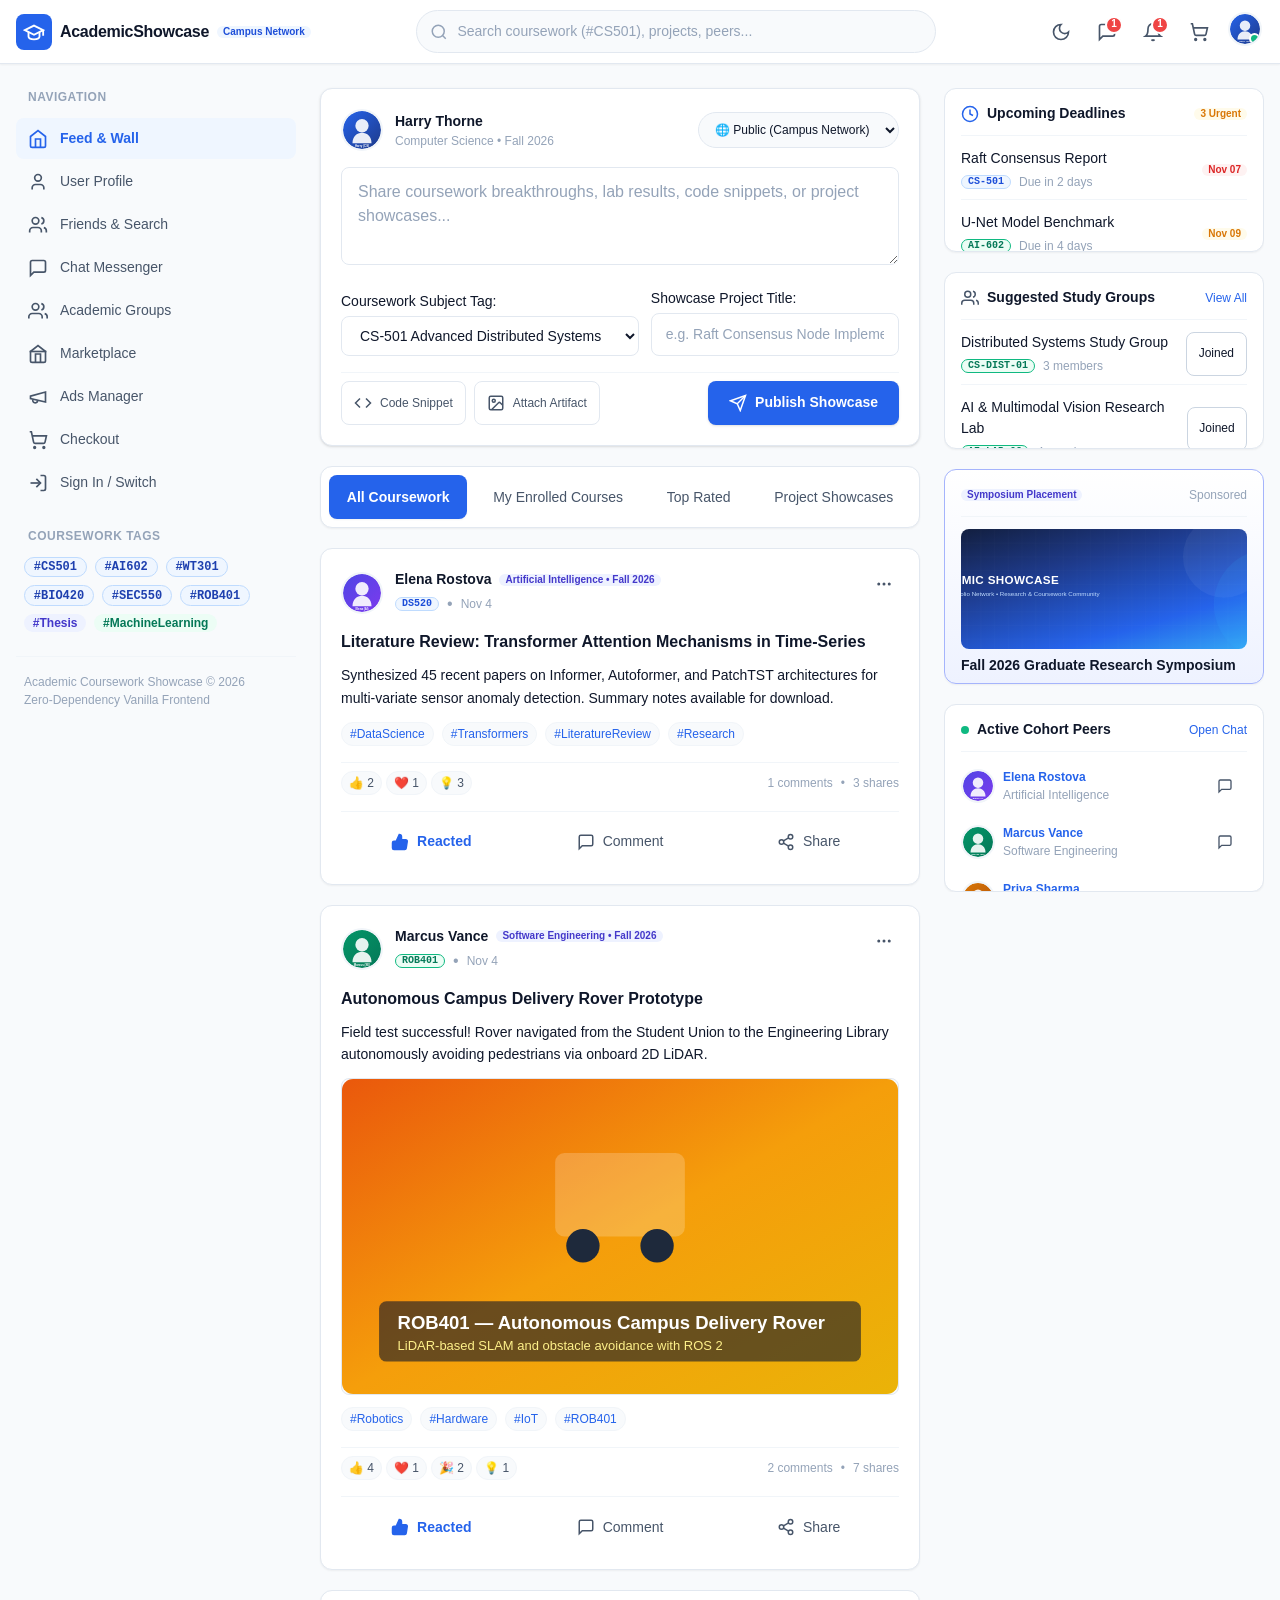
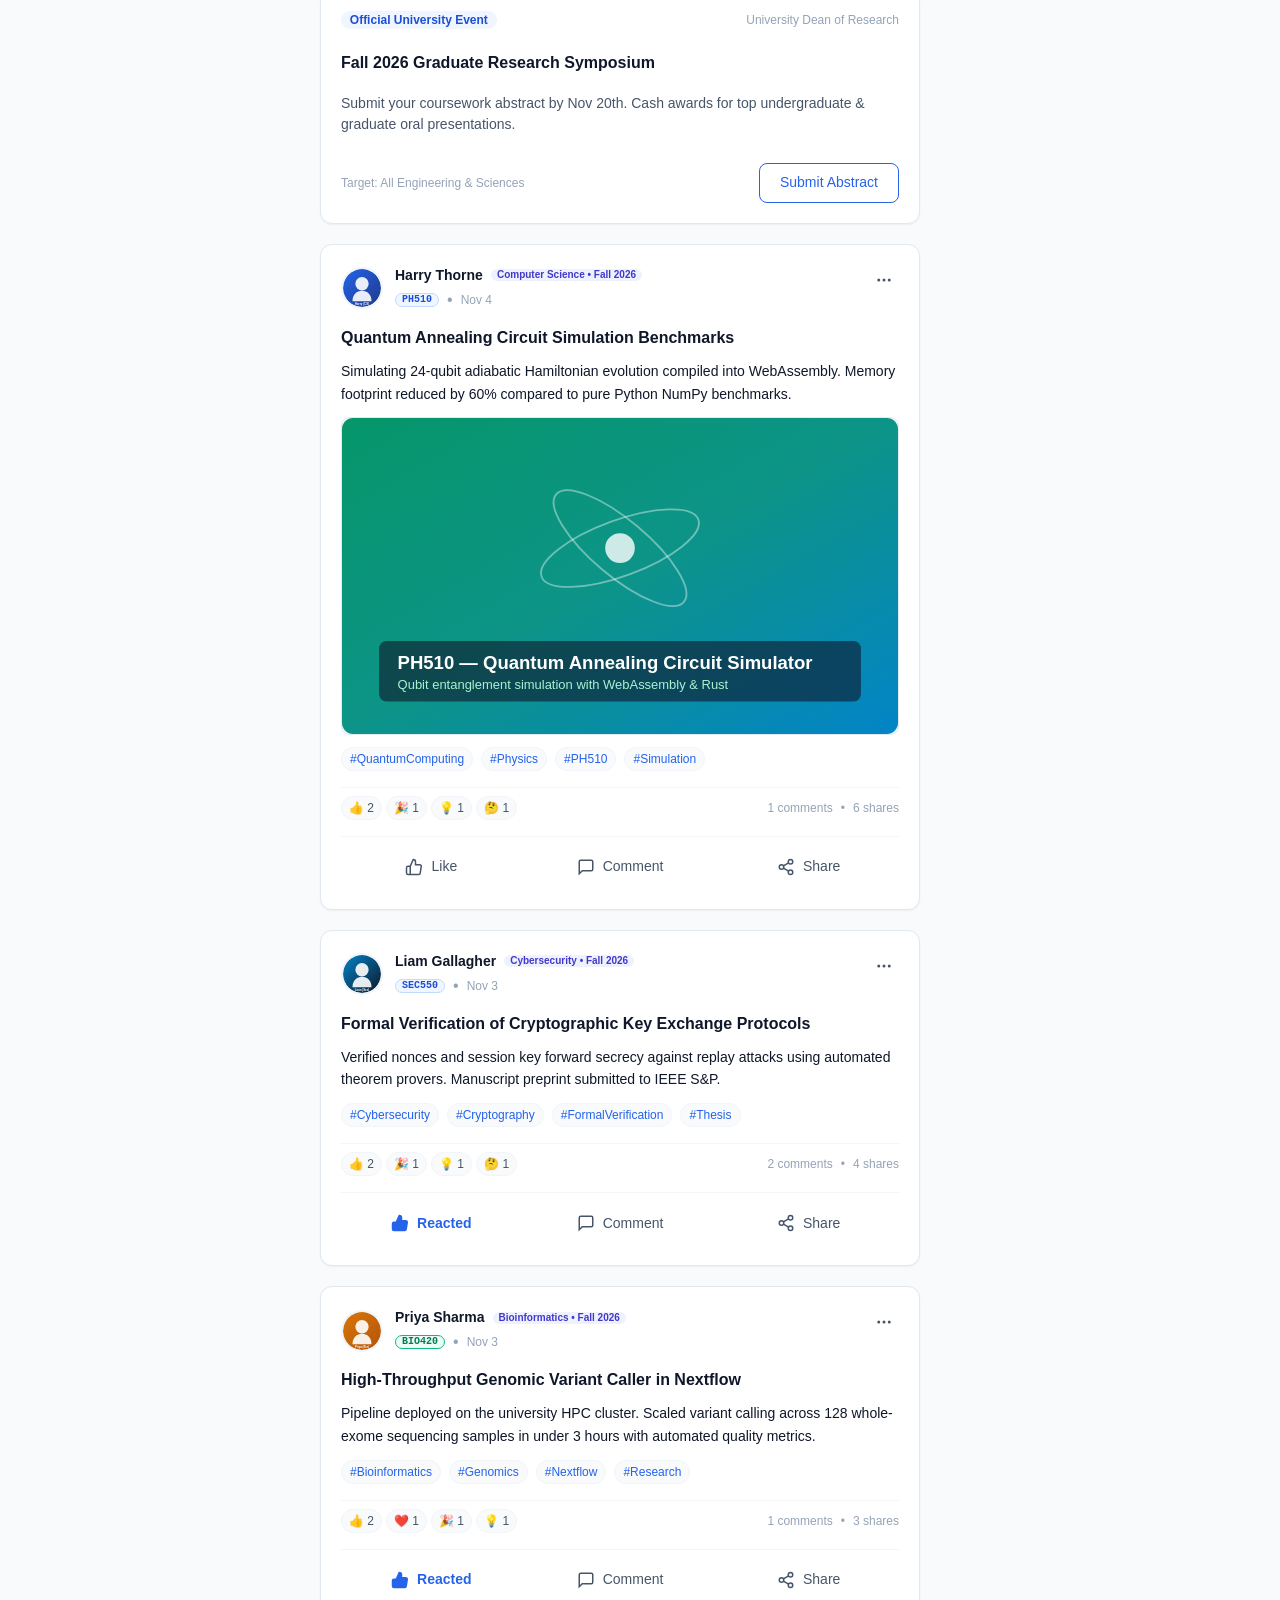
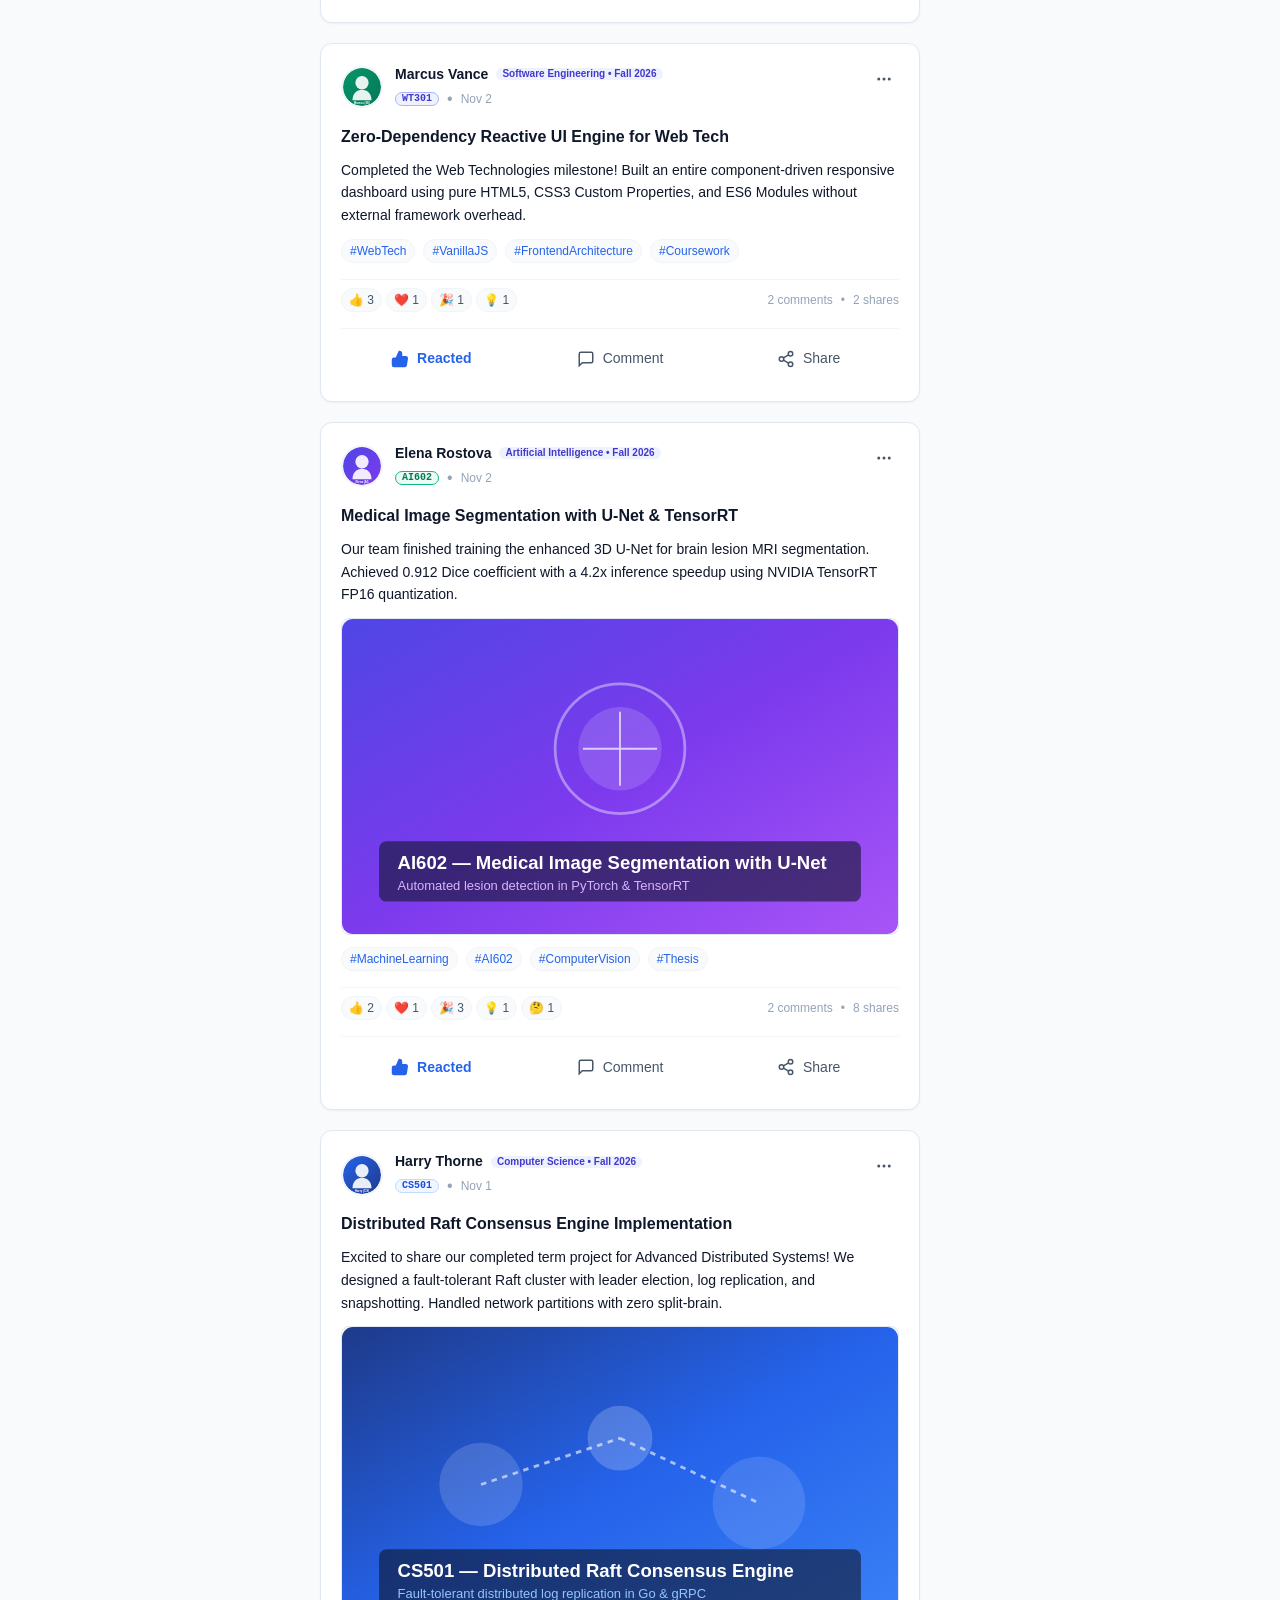
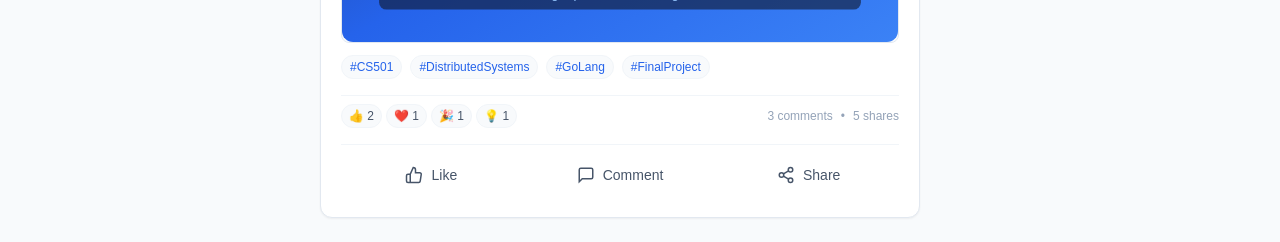
<file: index.html>
<!DOCTYPE html>
<html lang="en">
<head>
  <meta charset="UTF-8">
  <meta name="viewport" content="width=device-width, initial-scale=1.0">
  <title>CampusConnect — Academic Coursework Showcase</title>

  <!-- Core Design Tokens & Modular Stylesheets -->
  <link rel="stylesheet" href="css/variables.css">
  <link rel="stylesheet" href="css/reset.css">
  <link rel="stylesheet" href="css/layout.css">
  <link rel="stylesheet" href="css/components.css">

  <!-- Dedicated Feed Page Stylesheet -->
  <link rel="stylesheet" href="css/pages/feed.css">
</head>
<body class="feed-body">
  <div class="app-shell">
    <!-- Global Header Navigation Mount -->
    <div id="navbarMount"></div>

    <!-- 3-Column Responsive Application Layout -->
    <div class="app-layout app-container">
      <!-- Left Column: Sidebar Navigation Mount -->
      <aside id="sidebarMount" class="sidebar-left" role="navigation" aria-label="Main Navigation"></aside>

      <!-- Center Column: Post Composer & Main Feed Stream -->
      <main class="main-content feed-main" role="main">
        <!-- Post Composer Card -->
        <section id="postComposer" class="card composer-card" aria-label="Create Coursework Showcase Post">
          <form id="post-composer-form" class="composer-form">
            <!-- Composer Header with Author Avatar and Audience Selector -->
            <div class="composer-header">
              <div class="composer-author-info">
                <span class="avatar avatar-md" id="composerAvatarWrapper">
                  <img id="composerAvatar" src="assets/images/avatar-1.svg" alt="User avatar" />
                </span>
                <div class="composer-author-text">
                  <span class="font-sm font-weight-semibold" id="composerUserName">Harry Thorne</span>
                  <span class="font-xs text-muted" id="composerUserMeta">Computer Science &bull; Fall 2026</span>
                </div>
              </div>
              <div class="composer-audience-wrapper">
                <label for="composerAudience" class="sr-only">Audience Selector</label>
                <select id="composerAudience" class="form-control form-control-sm audience-select" aria-label="Post Audience Selector">
                  <option value="public">&#127760; Public (Campus Network)</option>
                  <option value="enrolled">&#127891; Course Enrolled Only</option>
                </select>
              </div>
            </div>

            <!-- Composer Content Textarea -->
            <div class="composer-body">
              <label for="composerContent" class="sr-only">Coursework Content</label>
              <textarea
                id="composerContent"
                class="form-control composer-textarea"
                placeholder="Share coursework breakthroughs, lab results, code snippets, or project showcases..."
                rows="3"
                aria-label="Coursework showcase content"
                required
              ></textarea>
            </div>

            <!-- Subject & Title Meta Row -->
            <div class="composer-meta-row">
              <div class="composer-field composer-field-course">
                <label for="composerCourseCode" class="form-label font-xs">Coursework Subject Tag:</label>
                <select id="composerCourseCode" class="form-control form-control-sm" aria-label="Coursework subject selector">
                  <option value="CS501">CS-501 Advanced Distributed Systems</option>
                  <option value="CS201">CS-201 Web Technologies</option>
                  <option value="AI602">AI-602 Computer Vision &amp; Deep Learning</option>
                  <option value="WT301">WT-301 Full Stack Web Architecture</option>
                  <option value="MATH301">MATH-301 Discrete Mathematics</option>
                  <option value="SE401">SE-401 Software Engineering &amp; Architecture</option>
                  <option value="BIO420">BIO-420 Computational Genomics</option>
                  <option value="SEC550">SEC-550 Applied Cryptography</option>
                  <option value="General">General Academic Discussion</option>
                </select>
              </div>
              <div class="composer-field composer-field-title">
                <label for="composerTitle" class="form-label font-xs">Showcase Project Title:</label>
                <input
                  type="text"
                  id="composerTitle"
                  class="form-control form-control-sm"
                  placeholder="e.g. Raft Consensus Node Implementation"
                  aria-label="Project showcase title"
                />
              </div>
            </div>

            <!-- Code Snippet Collapsible Input -->
            <div id="composerCodeSnippetContainer" class="composer-snippet-container hidden">
              <div class="composer-snippet-header flex items-center justify-between">
                <label for="composerCodeInput" class="form-label font-xs">Code Snippet (Syntax Highlighted Preview):</label>
                <button type="button" class="btn btn-ghost btn-xs text-muted" id="btnCloseCodeSnippet" aria-label="Dismiss code snippet input">Dismiss</button>
              </div>
              <textarea
                id="composerCodeInput"
                class="form-control font-mono font-xs composer-code-textarea"
                rows="4"
                placeholder="// Paste your algorithm or code snippet here...&#10;func (rf *Raft) StartElection() { ... }"
                aria-label="Code snippet content"
              ></textarea>
            </div>

            <!-- Media Preview Container -->
            <div id="composerMediaPreviewContainer" class="composer-media-preview-container hidden">
              <div class="flex items-center justify-between">
                <div class="flex items-center gap-2">
                  <svg width="18" height="18" viewBox="0 0 24 24" fill="none" stroke="currentColor" stroke-width="2">
                    <rect width="18" height="18" x="3" y="3" rx="2" ry="2"></rect>
                    <circle cx="9" cy="9" r="2"></circle>
                    <path d="m21 15-3.086-3.086a2 2 0 0 0-2.828 0L6 21"></path>
                  </svg>
                  <span class="font-xs text-muted" id="composerMediaLabel">Attached: assets/images/project-1.svg</span>
                </div>
                <button type="button" class="btn btn-ghost btn-xs text-danger" id="btnRemoveMedia" aria-label="Remove attached artifact media">Remove</button>
              </div>
            </div>

            <!-- Composer Actions Tray & Submit -->
            <div class="composer-footer">
              <div class="composer-tools">
                <button type="button" class="btn btn-outline btn-sm composer-tool-btn" id="btnToggleCode" aria-label="Toggle code snippet input">
                  <svg width="18" height="18" viewBox="0 0 24 24" fill="none" stroke="currentColor" stroke-width="2">
                    <polyline points="16 18 22 12 16 6"></polyline>
                    <polyline points="8 6 2 12 8 18"></polyline>
                  </svg>
                  <span>Code Snippet</span>
                </button>
                <button type="button" class="btn btn-outline btn-sm composer-tool-btn" id="btnToggleMedia" aria-label="Attach coursework artifact media">
                  <svg width="18" height="18" viewBox="0 0 24 24" fill="none" stroke="currentColor" stroke-width="2">
                    <rect width="18" height="18" x="3" y="3" rx="2" ry="2"></rect>
                    <circle cx="9" cy="9" r="2"></circle>
                    <path d="m21 15-3.086-3.086a2 2 0 0 0-2.828 0L6 21"></path>
                  </svg>
                  <span>Attach Artifact</span>
                </button>
              </div>
              <button type="submit" class="btn btn-primary btn-publish" id="btnPublishPost" aria-label="Publish showcase post">
                <svg width="18" height="18" viewBox="0 0 24 24" fill="none" stroke="currentColor" stroke-width="2">
                  <line x1="22" y1="2" x2="11" y2="13"></line>
                  <polygon points="22 2 15 22 11 13 2 9 22 2"></polygon>
                </svg>
                <span>Publish Showcase</span>
              </button>
            </div>
          </form>
        </section>

        <!-- Feed Filter Navigation Tabs -->
        <nav class="feed-filter-tabs card" aria-label="Coursework Feed Category Filters">
          <button type="button" class="feed-filter-tab active" data-filter="all" aria-label="Filter All Coursework">All Coursework</button>
          <button type="button" class="feed-filter-tab" data-filter="enrolled" aria-label="Filter My Enrolled Courses">My Enrolled Courses</button>
          <button type="button" class="feed-filter-tab" data-filter="top" aria-label="Filter Top Rated">Top Rated</button>
          <button type="button" class="feed-filter-tab" data-filter="projects" aria-label="Filter Project Showcases">Project Showcases</button>
        </nav>

        <!-- Feed Posts Stream Container -->
        <section id="feed-posts-container" class="feed-posts-container feed-stream" aria-label="Feed posts stream" aria-live="polite">
          <!-- Dynamically populated by js/pages/feed.js using renderPostCard -->
        </section>
      </main>

      <!-- Right Column: Campus Widgets -->
      <aside class="sidebar-right feed-aside" role="complementary" aria-label="Campus Widgets and Activity">
        <!-- Upcoming Coursework Deadlines Widget -->
        <div class="card widget-card deadlines-widget" id="deadlinesWidget">
          <div class="widget-header flex items-center justify-between">
            <div class="flex items-center gap-2">
              <svg width="18" height="18" viewBox="0 0 24 24" fill="none" stroke="currentColor" stroke-width="2" class="text-primary">
                <circle cx="12" cy="12" r="10"></circle>
                <polyline points="12 6 12 12 16 14"></polyline>
              </svg>
              <h3 class="widget-title font-sm font-weight-semibold">Upcoming Deadlines</h3>
            </div>
            <span class="badge badge-warning badge-xs">3 Urgent</span>
          </div>
          <div class="widget-body">
            <ul class="deadlines-list">
              <li class="deadline-item">
                <div class="deadline-details">
                  <span class="deadline-name font-sm font-weight-medium">Raft Consensus Report</span>
                  <div class="flex items-center gap-2 mt-1">
                    <span class="badge badge-course badge-course-cs badge-xs">CS-501</span>
                    <span class="font-xs text-muted">Due in 2 days</span>
                  </div>
                </div>
                <span class="badge badge-danger badge-xs">Nov 07</span>
              </li>
              <li class="deadline-item">
                <div class="deadline-details">
                  <span class="deadline-name font-sm font-weight-medium">U-Net Model Benchmark</span>
                  <div class="flex items-center gap-2 mt-1">
                    <span class="badge badge-course badge-course-engineering badge-xs">AI-602</span>
                    <span class="font-xs text-muted">Due in 4 days</span>
                  </div>
                </div>
                <span class="badge badge-warning badge-xs">Nov 09</span>
              </li>
              <li class="deadline-item">
                <div class="deadline-details">
                  <span class="deadline-name font-sm font-weight-medium">Vanilla SPA Prototype</span>
                  <div class="flex items-center gap-2 mt-1">
                    <span class="badge badge-course badge-course-design badge-xs">WT-301</span>
                    <span class="font-xs text-muted">Due in 6 days</span>
                  </div>
                </div>
                <span class="badge badge-primary badge-xs">Nov 11</span>
              </li>
            </ul>
          </div>
        </div>

        <!-- Suggested Academic Study Groups Widget -->
        <div class="card widget-card study-groups-widget" id="studyGroupsWidget">
          <div class="widget-header flex items-center justify-between">
            <div class="flex items-center gap-2">
              <svg width="18" height="18" viewBox="0 0 24 24" fill="none" stroke="currentColor" stroke-width="2" class="text-secondary">
                <path d="M17 21v-2a4 4 0 0 0-4-4H5a4 4 0 0 0-4 4v2"></path>
                <circle cx="9" cy="7" r="4"></circle>
                <path d="M23 21v-2a4 4 0 0 0-3-3.87"></path>
                <path d="M16 3.13a4 4 0 0 1 0 7.75"></path>
              </svg>
              <h3 class="widget-title font-sm font-weight-semibold">Suggested Study Groups</h3>
            </div>
            <a href="pages/groups.html" class="font-xs text-primary font-weight-medium">View All</a>
          </div>
          <div class="widget-body" id="studyGroupsList">
            <!-- Rendered dynamically by feed.js -->
          </div>
        </div>

        <!-- Sponsored Academic Placement Widget -->
        <div class="card widget-card sponsored-widget" id="sponsoredWidget">
          <div class="widget-header flex items-center justify-between">
            <span class="badge badge-secondary badge-xs">Symposium Placement</span>
            <span class="font-xs text-muted">Sponsored</span>
          </div>
          <div class="widget-body" id="sponsoredPlacementBody">
            <div class="sponsored-content">
              <div class="sponsored-image-wrapper">
                <img src="assets/images/cover-default.svg" alt="Department Symposium" class="sponsored-image" />
              </div>
              <h4 class="sponsored-title font-sm font-weight-semibold mt-2">Annual Computing Research Symposium 2026</h4>
              <p class="sponsored-tagline font-xs text-secondary mt-1">Submit your coursework papers and software engineering demos. Grants up to $5,000 for top undergraduate projects.</p>
              <div class="flex items-center justify-between mt-3">
                <span class="font-xs text-muted">Pacific University CS Dept</span>
                <a href="pages/ads-manager.html" class="btn btn-outline-primary btn-xs" aria-label="Learn more about Department Symposium">Learn More</a>
              </div>
            </div>
          </div>
        </div>

        <!-- Active Online Cohort Peers Widget -->
        <div class="card widget-card peers-widget" id="peersWidget">
          <div class="widget-header flex items-center justify-between">
            <div class="flex items-center gap-2">
              <span class="status-indicator online" aria-label="Online status"></span>
              <h3 class="widget-title font-sm font-weight-semibold">Active Cohort Peers</h3>
            </div>
            <a href="pages/chat.html" class="font-xs text-primary font-weight-medium">Open Chat</a>
          </div>
          <div class="widget-body" id="peersListBody">
            <!-- Rendered dynamically by feed.js -->
          </div>
        </div>
      </aside>
    </div>

    <!-- Mobile Bottom Navigation Mount -->
    <div id="mobileNavMount"></div>
  </div>

  <!-- Page Controller Script (ES Module) -->
  <script type="module" src="js/pages/feed.js"></script>
</body>
</html>
</file>
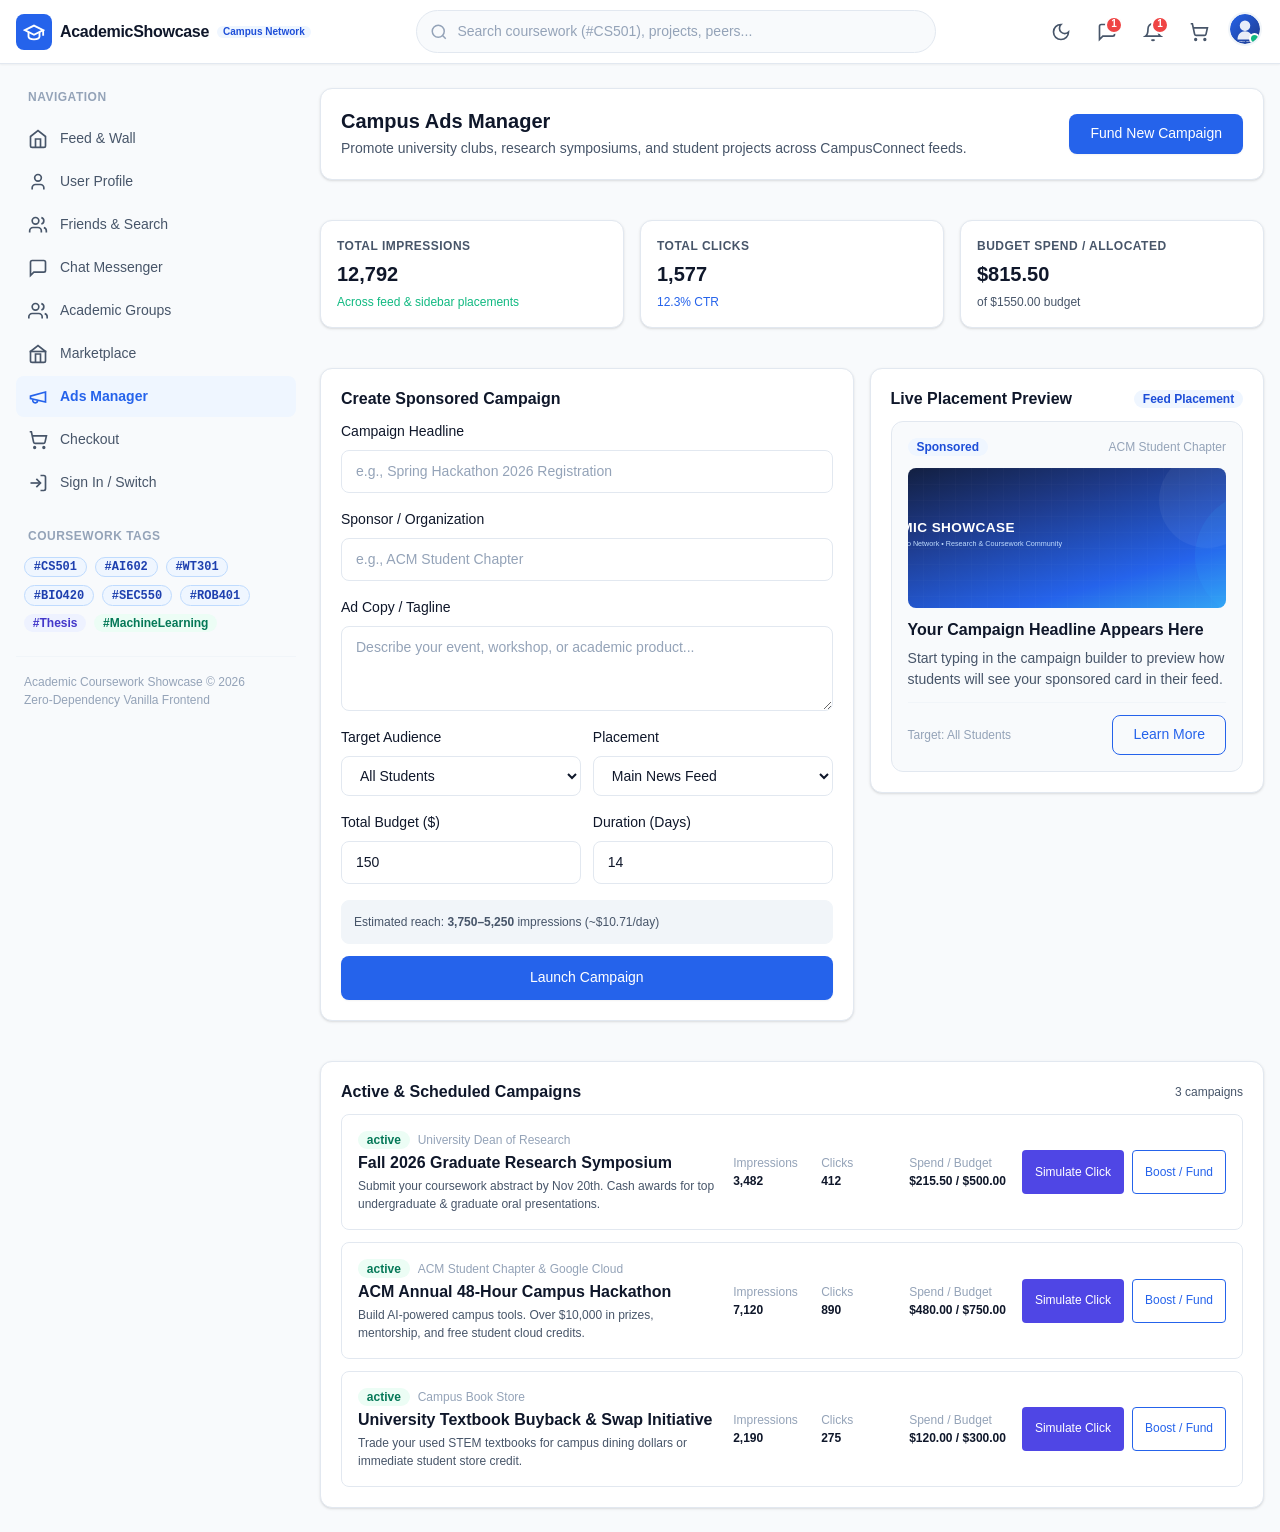
<file: pages/ads-manager.html>
<!DOCTYPE html>
<html lang="en" data-theme="light">
<head>
  <meta charset="UTF-8" />
  <meta name="viewport" content="width=device-width, initial-scale=1.0" />
  <title>Ads Manager — CampusConnect</title>
  <meta name="description" content="Create, preview, and track sponsored academic showcase campaigns and hackathon promotions." />
  <link rel="stylesheet" href="../css/variables.css" />
  <link rel="stylesheet" href="../css/reset.css" />
  <link rel="stylesheet" href="../css/layout.css" />
  <link rel="stylesheet" href="../css/components.css" />
  <link rel="stylesheet" href="../css/pages/ads.css" />
</head>
<body>
  <div class="app-shell">
    <div id="navbarMount"></div>

    <div class="app-layout app-layout--two-col app-container">
      <aside id="sidebarMount" class="sidebar-left" role="navigation" aria-label="Main Navigation"></aside>

      <main class="main-content" id="mainContent">
        <header class="card ads-page-header mb-4">
          <div>
            <h1 class="font-xl font-weight-bold">Campus Ads Manager</h1>
            <p class="font-sm text-secondary mt-1">
              Promote university clubs, research symposiums, and student projects across CampusConnect feeds.
            </p>
          </div>
          <a href="checkout.html?type=ad" class="btn btn-primary">Fund New Campaign</a>
        </header>

        <!-- KPI Metrics Dashboard -->
        <section class="ads-kpi-grid mb-4" aria-label="Campaign Performance Metrics">
          <article class="card kpi-card">
            <span class="font-xs text-secondary kpi-label">Total Impressions</span>
            <strong class="font-xl font-weight-bold mt-1" id="kpiImpressions">0</strong>
            <span class="font-xs text-success mt-1">Across feed &amp; sidebar placements</span>
          </article>

          <article class="card kpi-card">
            <span class="font-xs text-secondary kpi-label">Total Clicks</span>
            <strong class="font-xl font-weight-bold mt-1" id="kpiClicks">0</strong>
            <span class="font-xs text-primary mt-1" id="kpiCtr">0.0% CTR</span>
          </article>

          <article class="card kpi-card">
            <span class="font-xs text-secondary kpi-label">Budget Spend / Allocated</span>
            <strong class="font-xl font-weight-bold mt-1" id="kpiSpend">$0.00</strong>
            <span class="font-xs text-secondary mt-1" id="kpiBudgetAllocated">of $0.00 budget</span>
          </article>
        </section>

        <!-- Campaign Builder + Live Preview Split -->
        <section class="ads-builder-grid mb-4" aria-label="Campaign Creator and Live Preview">
          <div class="card ads-form-card">
            <h2 class="font-md font-weight-semibold mb-3">Create Sponsored Campaign</h2>
            <form id="ad-campaign-form">
              <div class="form-group">
                <label class="form-label" for="adTitleInput">Campaign Headline</label>
                <input
                  type="text"
                  id="adTitleInput"
                  class="form-control"
                  required
                  placeholder="e.g., Spring Hackathon 2026 Registration"
                />
              </div>

              <div class="form-group">
                <label class="form-label" for="adSponsorInput">Sponsor / Organization</label>
                <input
                  type="text"
                  id="adSponsorInput"
                  class="form-control"
                  required
                  placeholder="e.g., ACM Student Chapter"
                />
              </div>

              <div class="form-group">
                <label class="form-label" for="adTaglineInput">Ad Copy / Tagline</label>
                <textarea
                  id="adTaglineInput"
                  class="form-control"
                  rows="3"
                  required
                  placeholder="Describe your event, workshop, or academic product..."
                ></textarea>
              </div>

              <div class="ads-form-row-2">
                <div class="form-group">
                  <label class="form-label" for="adAudienceInput">Target Audience</label>
                  <select id="adAudienceInput" class="form-control">
                    <option value="All Students">All Students</option>
                    <option value="CS & Engineering">CS &amp; Engineering</option>
                    <option value="Data Science & AI">Data Science &amp; AI</option>
                    <option value="Design & Media">Design &amp; Media</option>
                    <option value="Final Year Capstone">Final Year Capstone</option>
                  </select>
                </div>

                <div class="form-group">
                  <label class="form-label" for="adPlacementInput">Placement</label>
                  <select id="adPlacementInput" class="form-control">
                    <option value="feed">Main News Feed</option>
                    <option value="all">Feed &amp; Right Rail</option>
                  </select>
                </div>
              </div>

              <div class="ads-form-row-2">
                <div class="form-group">
                  <label class="form-label" for="adBudgetInput">Total Budget ($)</label>
                  <input type="number" id="adBudgetInput" class="form-control" min="10" step="5" value="150" required />
                </div>

                <div class="form-group">
                  <label class="form-label" for="adDurationInput">Duration (Days)</label>
                  <input type="number" id="adDurationInput" class="form-control" min="1" max="90" value="14" required />
                </div>
              </div>

              <div class="ads-estimator font-xs text-secondary mb-3" id="adEstimatorBox">
                Estimated reach: <strong>3,750–5,200</strong> impressions (~$10.71/day)
              </div>

              <p id="adFormFeedback" class="font-xs mb-3 hidden" role="status"></p>

              <button type="submit" class="btn btn-primary btn-block" id="launchCampaignBtn">
                Launch Campaign
              </button>
            </form>
          </div>

          <!-- Live Ad Preview -->
          <aside class="card ads-preview-card" aria-label="Live Ad Preview">
            <div class="flex items-center justify-between mb-3">
              <h2 class="font-md font-weight-semibold">Live Placement Preview</h2>
              <span class="badge badge-primary" id="previewPlacementBadge">Feed Placement</span>
            </div>

            <div id="ad-live-preview" class="ad-preview">
              <div class="ad-preview-header">
                <span class="badge badge-primary">Sponsored</span>
                <span class="font-xs text-muted" id="previewSponsorName">ACM Student Chapter</span>
              </div>
              <img src="../assets/images/cover-default.svg" alt="Campaign banner preview" class="ad-preview-banner" />
              <h3 class="font-md font-weight-bold mt-3" id="previewAdTitle">Your Campaign Headline Appears Here</h3>
              <p class="font-sm text-secondary mt-2" id="previewAdTagline">
                Start typing in the campaign builder to preview how students will see your sponsored card in their feed.
              </p>
              <div class="ad-preview-footer mt-3">
                <span class="font-xs text-muted" id="previewAudience">Target: All Students</span>
                <button type="button" class="btn btn-outline-primary btn-xs">Learn More</button>
              </div>
            </div>
          </aside>
        </section>

        <!-- Active Campaigns List -->
        <section class="card ads-campaigns-section" aria-label="Active Campaigns">
          <div class="flex items-center justify-between gap-2 mb-3">
            <h2 class="font-md font-weight-semibold">Active &amp; Scheduled Campaigns</h2>
            <span class="font-xs text-secondary" id="campaignsCountLabel">0 campaigns</span>
          </div>

          <div id="campaignsList" class="campaigns-list"></div>
        </section>
      </main>
    </div>

    <div id="mobileNavMount"></div>
  </div>

  <script type="module" src="../js/pages/ads.js"></script>
</body>
</html>
</file>
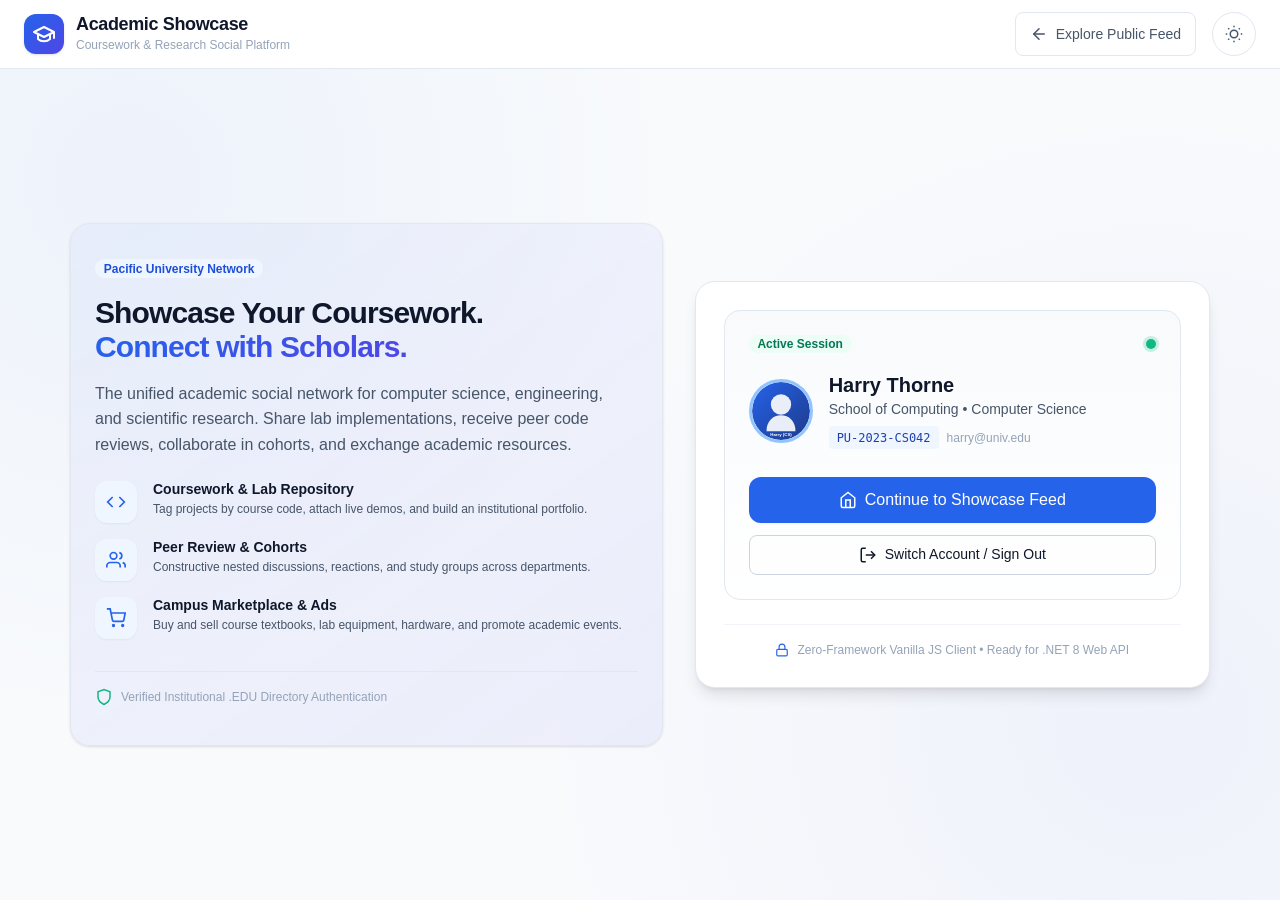
<file: pages/auth.html>
<!DOCTYPE html>
<html lang="en">
<head>
  <meta charset="UTF-8">
  <meta name="viewport" content="width=device-width, initial-scale=1.0">
  <title>Academic Coursework Showcase — Authentication Portal</title>
  
  <!-- Core Design Tokens & Modular Stylesheets -->
  <link rel="stylesheet" href="../css/variables.css">
  <link rel="stylesheet" href="../css/reset.css">
  <link rel="stylesheet" href="../css/layout.css">
  <link rel="stylesheet" href="../css/components.css">
  
  <!-- Dedicated Authentication Page Stylesheet -->
  <link rel="stylesheet" href="../css/pages/auth.css">
</head>
<body class="auth-body">
  <!-- Minimalist Brand Header -->
  <header class="auth-navbar" role="banner">
    <div class="auth-nav-container">
      <a href="../index.html" class="auth-brand" aria-label="Academic Showcase Home">
        <div class="auth-brand-icon">
          <svg width="24" height="24" viewBox="0 0 24 24" fill="none" stroke="currentColor" stroke-width="2" stroke-linecap="round" stroke-linejoin="round">
            <path d="M22 10v6M2 10l10-5 10 5-10 5z"/>
            <path d="M6 12v5c3 3 9 3 12 0v-5"/>
          </svg>
        </div>
        <div class="auth-brand-text">
          <span class="auth-brand-title">Academic Showcase</span>
          <span class="auth-brand-tagline">Coursework & Research Social Platform</span>
        </div>
      </a>

      <div class="auth-nav-actions">
        <a href="../index.html" class="auth-nav-link" id="navBackToFeed">
          <svg width="18" height="18" viewBox="0 0 24 24" fill="none" stroke="currentColor" stroke-width="2" stroke-linecap="round" stroke-linejoin="round">
            <line x1="19" y1="12" x2="5" y2="12"></line>
            <polyline points="12 19 5 12 12 5"></polyline>
          </svg>
          <span>Explore Public Feed</span>
        </a>
        <button type="button" class="btn-theme-toggle" id="authThemeToggleBtn" aria-label="Toggle Dark / Light Theme" title="Toggle Theme">
          <svg class="theme-icon-sun" width="18" height="18" viewBox="0 0 24 24" fill="none" stroke="currentColor" stroke-width="2">
            <circle cx="12" cy="12" r="5"></circle>
            <line x1="12" y1="1" x2="12" y2="3"></line>
            <line x1="12" y1="21" x2="12" y2="23"></line>
            <line x1="4.22" y1="4.22" x2="5.64" y2="5.64"></line>
            <line x1="18.36" y1="18.36" x2="19.78" y2="19.78"></line>
            <line x1="1" y1="12" x2="3" y2="12"></line>
            <line x1="21" y1="12" x2="23" y2="12"></line>
            <line x1="4.22" y1="19.78" x2="5.64" y2="18.36"></line>
            <line x1="18.36" y1="5.64" x2="19.78" y2="4.22"></line>
          </svg>
          <svg class="theme-icon-moon" width="18" height="18" viewBox="0 0 24 24" fill="none" stroke="currentColor" stroke-width="2" style="display: none;">
            <path d="M21 12.79A9 9 0 1 1 11.21 3 7 7 0 0 0 21 12.79z"></path>
          </svg>
        </button>
      </div>
    </div>
  </header>

  <!-- Main View Container -->
  <main class="auth-main-wrapper" role="main">
    <div class="auth-layout-container">
      
      <!-- Left Hero Branding Column -->
      <section class="auth-hero-pane" aria-labelledby="authHeroTitle">
        <div class="auth-hero-badge">
          <span class="badge badge-primary">Pacific University Network</span>
        </div>
        <h1 class="auth-hero-title" id="authHeroTitle">
          Showcase Your Coursework. <br>
          <span class="text-gradient">Connect with Scholars.</span>
        </h1>
        <p class="auth-hero-description">
          The unified academic social network for computer science, engineering, and scientific research. Share lab implementations, receive peer code reviews, collaborate in cohorts, and exchange academic resources.
        </p>

        <!-- Feature Showcase Highlights -->
        <div class="auth-feature-list">
          <div class="auth-feature-item">
            <div class="feature-icon-bubble">
              <svg width="20" height="20" viewBox="0 0 24 24" fill="none" stroke="currentColor" stroke-width="2">
                <polyline points="16 18 22 12 16 6"></polyline>
                <polyline points="8 6 2 12 8 18"></polyline>
              </svg>
            </div>
            <div>
              <h2 class="feature-title">Coursework & Lab Repository</h2>
              <p class="feature-desc">Tag projects by course code, attach live demos, and build an institutional portfolio.</p>
            </div>
          </div>

          <div class="auth-feature-item">
            <div class="feature-icon-bubble">
              <svg width="20" height="20" viewBox="0 0 24 24" fill="none" stroke="currentColor" stroke-width="2">
                <path d="M17 21v-2a4 4 0 0 0-4-4H5a4 4 0 0 0-4 4v2"></path>
                <circle cx="9" cy="7" r="4"></circle>
                <path d="M23 21v-2a4 4 0 0 0-3-3.87"></path>
                <path d="M16 3.13a4 4 0 0 1 0 7.75"></path>
              </svg>
            </div>
            <div>
              <h2 class="feature-title">Peer Review & Cohorts</h2>
              <p class="feature-desc">Constructive nested discussions, reactions, and study groups across departments.</p>
            </div>
          </div>

          <div class="auth-feature-item">
            <div class="feature-icon-bubble">
              <svg width="20" height="20" viewBox="0 0 24 24" fill="none" stroke="currentColor" stroke-width="2">
                <circle cx="9" cy="21" r="1"></circle>
                <circle cx="20" cy="21" r="1"></circle>
                <path d="M1 1h4l2.68 13.39a2 2 0 0 0 2 1.61h9.72a2 2 0 0 0 2-1.61L23 6H6"></path>
              </svg>
            </div>
            <div>
              <h2 class="feature-title">Campus Marketplace & Ads</h2>
              <p class="feature-desc">Buy and sell course textbooks, lab equipment, hardware, and promote academic events.</p>
            </div>
          </div>
        </div>

        <div class="auth-hero-footer">
          <div class="institutional-seal">
            <svg width="18" height="18" viewBox="0 0 24 24" fill="none" stroke="currentColor" stroke-width="2">
              <path d="M12 22s8-4 8-10V5l-8-3-8 3v7c0 6 8 10 8 10z"/>
            </svg>
            <span>Verified Institutional .EDU Directory Authentication</span>
          </div>
        </div>
      </section>

      <!-- Right Column: Authentication Card Container -->
      <section class="auth-card-pane">
        <div class="auth-card" id="authCard">

          <!-- Global Dynamic Alert Container -->
          <div id="authAlertContainer" class="auth-alert-container" style="display: none;" role="alert">
            <div id="authAlert" class="auth-alert">
              <span class="auth-alert-icon" id="authAlertIcon">⚠️</span>
              <span class="auth-alert-message" id="authAlertMessage"></span>
              <button type="button" class="auth-alert-close" id="authAlertClose" aria-label="Dismiss alert">&times;</button>
            </div>
          </div>

          <!-- Toast Notification Container -->
          <div id="authToastContainer" class="auth-toast-container" aria-live="polite">
            <div id="authToast" class="auth-toast" style="display: none;">
              <span class="auth-toast-icon">✨</span>
              <span class="auth-toast-message" id="authToastMessage">Notification message</span>
            </div>
          </div>

          <!-- ACTIVE USER SESSION CARD (Rendered if user is already authenticated) -->
          <div id="activeSessionCard" class="active-session-card" style="display: none;" aria-label="Active Student Session">
            <div class="session-badge-header">
              <span class="badge badge-success">Active Session</span>
              <span class="session-status-dot"></span>
            </div>

            <div class="session-user-profile">
              <div class="session-avatar-wrap">
                <img id="sessionUserAvatar" src="../assets/images/avatar-1.svg" alt="User Avatar" class="session-avatar-img">
              </div>
              <div class="session-user-info">
                <h2 class="session-user-name" id="sessionUserName">Harry Thorne</h2>
                <p class="session-user-dept" id="sessionUserDept">School of Computing &bull; Computer Science</p>
                <div class="session-meta-row">
                  <span class="session-meta-tag" id="sessionUserStudentId">PU-2023-CS042</span>
                  <span class="session-meta-email" id="sessionUserEmail">harry@univ.edu</span>
                </div>
              </div>
            </div>

            <div class="session-actions-grid">
              <a href="../index.html" class="btn btn-primary btn-block btn-lg" id="btnContinueToFeed">
                <svg width="18" height="18" viewBox="0 0 24 24" fill="none" stroke="currentColor" stroke-width="2">
                  <path d="M3 9l9-7 9 7v11a2 2 0 0 1-2 2H5a2 2 0 0 1-2-2z"></path>
                  <polyline points="9 22 9 12 15 12 15 22"></polyline>
                </svg>
                <span>Continue to Showcase Feed</span>
              </a>

              <button type="button" class="btn btn-outline btn-block" id="btnLogoutSession">
                <svg width="18" height="18" viewBox="0 0 24 24" fill="none" stroke="currentColor" stroke-width="2">
                  <path d="M9 21H5a2 2 0 0 1-2-2V5a2 2 0 0 1 2-2h4"></path>
                  <polyline points="16 17 21 12 16 7"></polyline>
                  <line x1="21" y1="12" x2="9" y2="12"></line>
                </svg>
                <span>Switch Account / Sign Out</span>
              </button>
            </div>
          </div>

          <!-- AUTHENTICATION FORMS CONTAINER (Sign In / Sign Up) -->
          <div id="authFormsContainer" class="auth-forms-container">

            <!-- Tab Segment Navigation -->
            <nav class="auth-tabs" role="tablist" aria-label="Authentication Options">
              <button type="button" class="auth-tab-btn active" id="tabSignIn" data-tab="login" role="tab" aria-selected="true" aria-controls="auth-form-login">
                <span>Sign In</span>
              </button>
              <button type="button" class="auth-tab-btn" id="tabSignUp" data-tab="signup" role="tab" aria-selected="false" aria-controls="auth-form-signup">
                <span>Create Account</span>
              </button>
            </nav>

            <!-- ================================================================= -->
            <!-- 1. SIGN IN FORM PANE                                              -->
            <!-- ================================================================= -->
            <form id="auth-form-login" class="auth-form active" novalidate>
              
              <!-- Demo Account Quick-Fill Box -->
              <div class="demo-accounts-box">
                <div class="demo-box-header">
                  <span class="demo-box-label">
                    <svg width="14" height="14" viewBox="0 0 24 24" fill="currentColor">
                      <polygon points="13 2 3 14 12 14 11 22 21 10 12 10 13 2"></polygon>
                    </svg>
                    One-Click Demo Evaluator Profiles
                  </span>
                  <span class="demo-box-hint">Click any profile to pre-fill</span>
                </div>
                <div class="demo-chips-grid">
                  <button type="button" class="demo-user-chip" id="demoUserHarry" data-email="harry@univ.edu" data-pass="Password123!" title="Sign in as Harry Thorne (CS Senior)">
                    <img src="../assets/images/avatar-1.svg" alt="Harry Thorne" class="demo-chip-avatar">
                    <div class="demo-chip-info">
                      <span class="demo-chip-name">Harry Thorne</span>
                      <span class="demo-chip-dept">CS &bull; Senior</span>
                    </div>
                  </button>

                  <button type="button" class="demo-user-chip" id="demoUserElena" data-email="elena@univ.edu" data-pass="Password123!" title="Sign in as Elena Rostova (AI Fellow)">
                    <img src="../assets/images/avatar-2.svg" alt="Elena Rostova" class="demo-chip-avatar">
                    <div class="demo-chip-info">
                      <span class="demo-chip-name">Elena Rostova</span>
                      <span class="demo-chip-dept">AI &bull; Grad</span>
                    </div>
                  </button>

                  <button type="button" class="demo-user-chip" id="demoUserMarcus" data-email="marcus@univ.edu" data-pass="Password123!" title="Sign in as Marcus Vance (SE Sophomore)">
                    <img src="../assets/images/avatar-3.svg" alt="Marcus Vance" class="demo-chip-avatar">
                    <div class="demo-chip-info">
                      <span class="demo-chip-name">Marcus Vance</span>
                      <span class="demo-chip-dept">SE &bull; Soph</span>
                    </div>
                  </button>
                </div>
              </div>

              <!-- Sign In Fields -->
              <div class="form-group">
                <label for="loginIdentifier" class="form-label">University Email or Student ID</label>
                <div class="input-group">
                  <span class="input-group-icon">
                    <svg width="18" height="18" viewBox="0 0 24 24" fill="none" stroke="currentColor" stroke-width="2">
                      <path d="M4 4h16c1.1 0 2 .9 2 2v12c0 1.1-.9 2-2 2H4c-1.1 0-2-.9-2-2V6c0-1.1.9-2 2-2z"></path>
                      <polyline points="22,6 12,13 2,6"></polyline>
                    </svg>
                  </span>
                  <input type="text" id="loginIdentifier" class="form-control" placeholder="harry@univ.edu or PU-2023-CS042" autocomplete="username" required>
                </div>
                <div class="invalid-feedback" id="loginIdentifierError"></div>
              </div>

              <div class="form-group">
                <div class="form-label-row">
                  <label for="loginPassword" class="form-label">Password</label>
                  <a href="#" class="auth-helper-link" id="linkForgotPassword">Forgot password?</a>
                </div>
                <div class="input-group">
                  <span class="input-group-icon">
                    <svg width="18" height="18" viewBox="0 0 24 24" fill="none" stroke="currentColor" stroke-width="2">
                      <rect x="3" y="11" width="18" height="11" rx="2" ry="2"></rect>
                      <path d="M7 11V7a5 5 0 0 1 10 0v4"></path>
                    </svg>
                  </span>
                  <input type="password" id="loginPassword" class="form-control" placeholder="Enter your account password" autocomplete="current-password" required>
                  <button type="button" class="btn-toggle-password" id="toggleLoginPasswordBtn" aria-label="Toggle password visibility" style="min-height: 44px; min-width: 44px; padding: 6px;">
                    <svg class="eye-open" width="18" height="18" viewBox="0 0 24 24" fill="none" stroke="currentColor" stroke-width="2">
                      <path d="M1 12s4-8 11-8 11 8 11 8-4 8-11 8-11-8-11-8z"></path>
                      <circle cx="12" cy="12" r="3"></circle>
                    </svg>
                    <svg class="eye-closed" width="18" height="18" viewBox="0 0 24 24" fill="none" stroke="currentColor" stroke-width="2" style="display: none;">
                      <path d="M17.94 17.94A10.07 10.07 0 0 1 12 20c-7 0-11-8-11-8a18.45 18.45 0 0 1 5.06-5.94M9.9 4.24A9.12 9.12 0 0 1 12 4c7 0 11 8 11 8a18.5 18.5 0 0 1-2.16 3.19m-6.72-1.07a3 3 0 1 1-4.24-4.24"></path>
                      <line x1="1" y1="1" x2="23" y2="23"></line>
                    </svg>
                  </button>
                </div>
                <div class="invalid-feedback" id="loginPasswordError"></div>
              </div>

              <!-- Remember Me & Policy Row -->
              <div class="auth-options-row">
                <label class="custom-checkbox" for="rememberMe">
                  <input type="checkbox" id="rememberMe">
                  <span class="checkbox-indicator"></span>
                  <span class="checkbox-label-text">Remember on this device</span>
                </label>
              </div>

              <!-- Submit Button -->
              <div class="form-action-group">
                <button type="submit" id="loginSubmitBtn" class="btn btn-primary btn-block btn-lg">
                  <span>Sign In to Student Portal</span>
                  <svg width="18" height="18" viewBox="0 0 24 24" fill="none" stroke="currentColor" stroke-width="2">
                    <line x1="5" y1="12" x2="19" y2="12"></line>
                    <polyline points="12 5 19 12 12 19"></polyline>
                  </svg>
                </button>
              </div>

              <div class="auth-switch-note">
                <span>New to Academic Showcase?</span>
                <button type="button" class="btn-text-link" id="btnSwitchToSignUp">Create an account</button>
              </div>
            </form>

            <!-- ================================================================= -->
            <!-- 2. SIGN UP FORM PANE                                              -->
            <!-- ================================================================= -->
            <form id="auth-form-signup" class="auth-form" style="display: none;" novalidate>
              <div class="signup-intro-note">
                <p>Register with your university credentials to start sharing coursework and joining student cohorts.</p>
              </div>

              <!-- Full Name -->
              <div class="form-group">
                <label for="signupName" class="form-label">Full Name</label>
                <div class="input-group">
                  <span class="input-group-icon">
                    <svg width="18" height="18" viewBox="0 0 24 24" fill="none" stroke="currentColor" stroke-width="2">
                      <path d="M20 21v-2a4 4 0 0 0-4-4H8a4 4 0 0 0-4 4v2"></path>
                      <circle cx="12" cy="7" r="4"></circle>
                    </svg>
                  </span>
                  <input type="text" id="signupName" class="form-control" placeholder="e.g. Harry Potter" required>
                </div>
                <div class="invalid-feedback" id="signupNameError"></div>
              </div>

              <!-- University Email (.edu) -->
              <div class="form-group">
                <label for="signupEmail" class="form-label">University Email (.edu)</label>
                <div class="input-group">
                  <span class="input-group-icon">
                    <svg width="18" height="18" viewBox="0 0 24 24" fill="none" stroke="currentColor" stroke-width="2">
                      <path d="M4 4h16c1.1 0 2 .9 2 2v12c0 1.1-.9 2-2 2H4c-1.1 0-2-.9-2-2V6c0-1.1.9-2 2-2z"></path>
                      <polyline points="22,6 12,13 2,6"></polyline>
                    </svg>
                  </span>
                  <input type="email" id="signupEmail" class="form-control" placeholder="username@univ.edu" required>
                </div>
                <div class="form-helper">Must be an institutional or university email address.</div>
                <div class="invalid-feedback" id="signupEmailError"></div>
              </div>

              <!-- Major / Department & Academic Year Row -->
              <div class="form-row-2col">
                <div class="form-group">
                  <label for="signupMajor" class="form-label">Major / Department</label>
                  <select id="signupMajor" class="form-control" required>
                    <option value="" disabled selected>Select your discipline...</option>
                    <option value="Computer Science">Computer Science (CS)</option>
                    <option value="Artificial Intelligence">Artificial Intelligence (AI)</option>
                    <option value="Software Engineering">Software Engineering (SE)</option>
                    <option value="Cybersecurity">Cybersecurity (Cyber)</option>
                    <option value="Bioinformatics">Bioinformatics (Bio)</option>
                  </select>
                  <div class="invalid-feedback" id="signupMajorError"></div>
                </div>

                <div class="form-group">
                  <label for="signupYear" class="form-label">Academic Year</label>
                  <select id="signupYear" class="form-control">
                    <option value="Freshman">Freshman</option>
                    <option value="Sophomore">Sophomore</option>
                    <option value="Junior">Junior</option>
                    <option value="Senior" selected>Senior</option>
                    <option value="Graduate">Graduate / Researcher</option>
                  </select>
                </div>
              </div>

              <!-- Student ID / Enrollment Code -->
              <div class="form-group">
                <label for="signupStudentId" class="form-label">University Student ID</label>
                <div class="input-group">
                  <span class="input-group-icon">
                    <svg width="18" height="18" viewBox="0 0 24 24" fill="none" stroke="currentColor" stroke-width="2">
                      <rect x="3" y="4" width="18" height="16" rx="2"></rect>
                      <line x1="7" y1="8" x2="17" y2="8"></line>
                      <line x1="7" y1="12" x2="13" y2="12"></line>
                    </svg>
                  </span>
                  <input type="text" id="signupStudentId" class="form-control" placeholder="e.g. PU-2026-CS001">
                </div>
                <div class="form-helper">Campus identification number for verified student badge.</div>
                <div class="invalid-feedback" id="signupStudentIdError"></div>
              </div>

              <!-- Password & Password Confirmation Row -->
              <div class="form-row-2col">
                <div class="form-group">
                  <label for="signupPassword" class="form-label">Password</label>
                  <div class="input-group">
                    <span class="input-group-icon">
                      <svg width="18" height="18" viewBox="0 0 24 24" fill="none" stroke="currentColor" stroke-width="2">
                        <rect x="3" y="11" width="18" height="11" rx="2" ry="2"></rect>
                        <path d="M7 11V7a5 5 0 0 1 10 0v4"></path>
                      </svg>
                    </span>
                    <input type="password" id="signupPassword" class="form-control" placeholder="Min. 6 chars" required minlength="6">
                  </div>
                  <div class="invalid-feedback" id="signupPasswordError"></div>
                </div>

                <div class="form-group">
                  <label for="signupPasswordConfirm" class="form-label">Confirm Password</label>
                  <div class="input-group">
                    <span class="input-group-icon">
                      <svg width="18" height="18" viewBox="0 0 24 24" fill="none" stroke="currentColor" stroke-width="2">
                        <rect x="3" y="11" width="18" height="11" rx="2" ry="2"></rect>
                        <path d="M7 11V7a5 5 0 0 1 10 0v4"></path>
                      </svg>
                    </span>
                    <input type="password" id="signupPasswordConfirm" class="form-control" placeholder="Repeat password" required>
                  </div>
                  <div class="invalid-feedback" id="signupPasswordConfirmError"></div>
                </div>
              </div>

              <!-- Password Strength Meter -->
              <div class="password-meter" id="passwordMeterContainer">
                <div class="meter-bar"><div class="meter-fill" id="meterFill"></div></div>
                <span class="meter-label" id="meterLabel">Password strength</span>
              </div>

              <!-- Terms of Service & Honor Code -->
              <div class="auth-options-row">
                <label class="custom-checkbox" for="signupTerms">
                  <input type="checkbox" id="signupTerms" required>
                  <span class="checkbox-indicator"></span>
                  <span class="checkbox-label-text">
                    I agree to the <a href="#" class="auth-inline-link">Academic Integrity Honor Code</a> and <a href="#" class="auth-inline-link">Coursework Showcase Guidelines</a>.
                  </span>
                </label>
                <div class="invalid-feedback" id="signupTermsError"></div>
              </div>

              <!-- Submit Button -->
              <div class="form-action-group">
                <button type="submit" id="signupSubmitBtn" class="btn btn-primary btn-block btn-lg">
                  <span>Create Student Account</span>
                  <svg width="18" height="18" viewBox="0 0 24 24" fill="none" stroke="currentColor" stroke-width="2">
                    <path d="M16 21v-2a4 4 0 0 0-4-4H5a4 4 0 0 0-4 4v2"></path>
                    <circle cx="8.5" cy="7" r="4"></circle>
                    <line x1="20" y1="8" x2="20" y2="14"></line>
                    <line x1="23" y1="11" x2="17" y2="11"></line>
                  </svg>
                </button>
              </div>

              <div class="auth-switch-note">
                <span>Already have a university account?</span>
                <button type="button" class="btn-text-link" id="btnSwitchToSignIn">Sign In instead</button>
              </div>
            </form>

          </div><!-- /auth-forms-container -->

          <!-- Card Security Footer -->
          <footer class="auth-card-footer">
            <div class="security-note">
              <svg width="14" height="14" viewBox="0 0 24 24" fill="none" stroke="currentColor" stroke-width="2">
                <rect x="3" y="11" width="18" height="11" rx="2" ry="2"></rect>
                <path d="M7 11V7a5 5 0 0 1 10 0v4"></path>
              </svg>
              <span>Zero-Framework Vanilla JS Client &bull; Ready for .NET 8 Web API</span>
            </div>
          </footer>

        </div><!-- /auth-card -->
      </section>

    </div><!-- /auth-layout-container -->
  </main>

  <!-- ES6 Controller Module -->
  <script type="module" src="../js/pages/auth.js"></script>
</body>
</html>
</file>
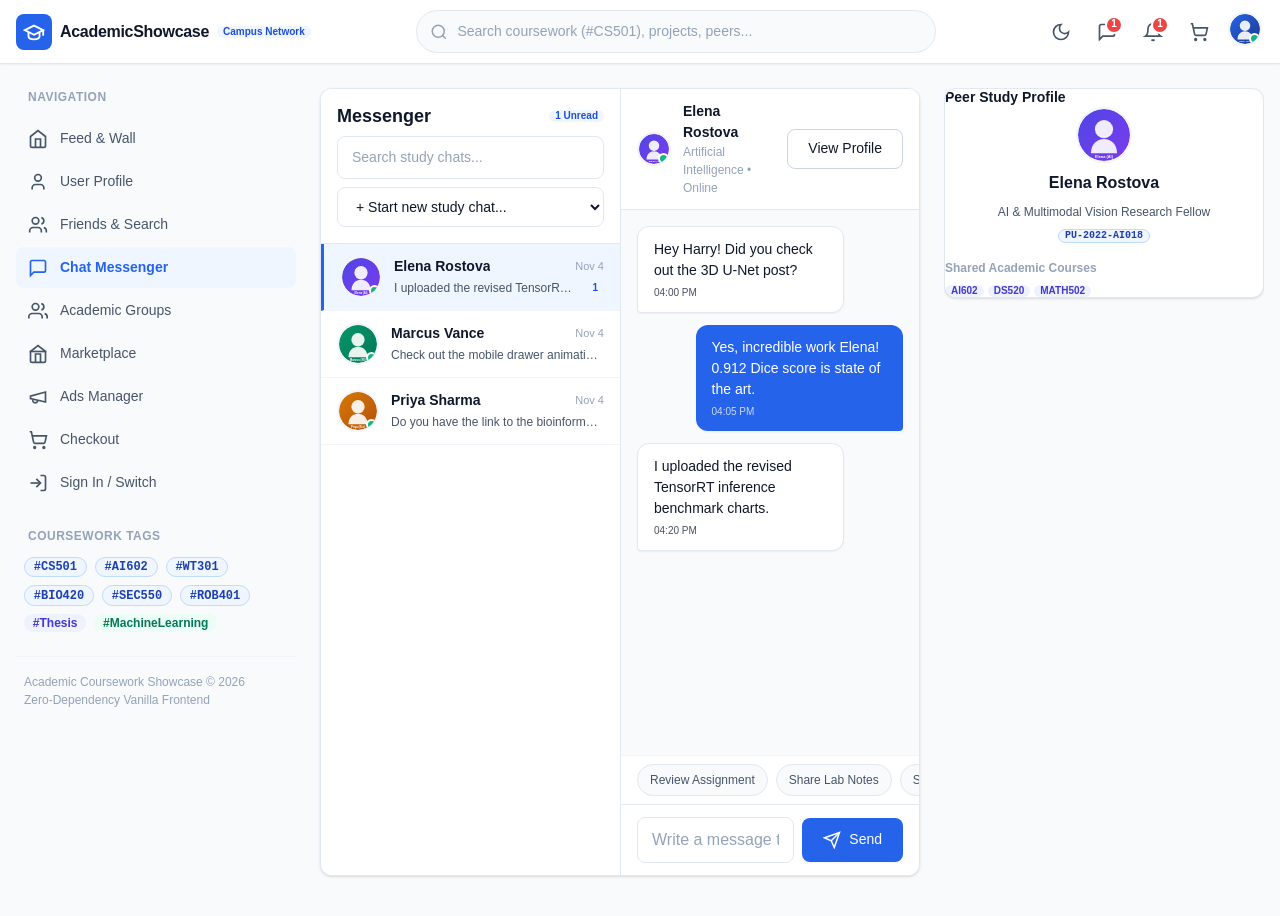
<file: pages/chat.html>
<!DOCTYPE html>
<html lang="en">
<head>
  <meta charset="UTF-8">
  <meta name="viewport" content="width=device-width, initial-scale=1.0">
  <title>Chat Messenger — Academic Coursework Showcase</title>

  <!-- Core Design Tokens & Modular Stylesheets -->
  <link rel="stylesheet" href="../css/variables.css">
  <link rel="stylesheet" href="../css/reset.css">
  <link rel="stylesheet" href="../css/layout.css">
  <link rel="stylesheet" href="../css/components.css">

  <!-- Dedicated Chat Page Stylesheet -->
  <link rel="stylesheet" href="../css/pages/chat.css">
</head>
<body class="chat-body">
  <div class="app-shell">
    <!-- Global Header Navigation Mount -->
    <div id="navbarMount"></div>

    <!-- Responsive Messenger Layout -->
    <div class="app-layout app-container chat-app-layout">
      <!-- Left Column: Navigation Sidebar -->
      <aside id="sidebarMount" class="sidebar-left" role="navigation" aria-label="Main Navigation"></aside>

      <!-- Main Chat Messenger Workspace -->
      <main class="main-content chat-main" role="main">
        <div class="card chat-workspace" id="chatWorkspace">
          <!-- Conversations Sidebar Pane -->
          <section class="chat-sidebar" aria-label="Conversations List">
            <div class="chat-sidebar-header">
              <div class="flex items-center justify-between gap-2">
                <h1 class="chat-panel-title">Messenger</h1>
                <span class="badge badge-primary badge-xs" id="chatTotalUnreadBadge">0 Unread</span>
              </div>
              <div class="chat-search-box mt-2">
                <input
                  type="search"
                  id="chatSearchInput"
                  class="form-control form-control-sm"
                  placeholder="Search study chats..."
                  aria-label="Search conversations"
                />
              </div>
              <div class="chat-new-peer-row mt-2">
                <label for="chatNewPeerSelect" class="sr-only">Start new chat with peer</label>
                <select id="chatNewPeerSelect" class="form-control form-control-sm" aria-label="Start conversation with peer">
                  <option value="">+ Start new study chat...</option>
                </select>
              </div>
            </div>

            <div id="conversations-list" class="conversations-list" role="list">
              <!-- Populated dynamically by js/pages/chat.js -->
            </div>
          </section>

          <!-- Active Chat Thread Pane -->
          <section class="chat-thread-pane" aria-label="Active Chat Conversation">
            <header class="chat-thread-header" id="chatActiveHeader">
              <button type="button" class="btn btn-ghost btn-icon-sm show-mobile" id="btnChatBackToList" aria-label="Back to conversations list">
                <svg width="20" height="20" viewBox="0 0 24 24" fill="none" stroke="currentColor" stroke-width="2">
                  <polyline points="15 18 9 12 15 6"></polyline>
                </svg>
              </button>
              <div class="chat-active-peer-info" id="chatActivePeerInfo">
                <strong class="font-sm">Select a Conversation</strong>
              </div>
              <div class="chat-header-actions">
                <a href="profile.html" id="btnChatViewProfile" class="btn btn-outline btn-xs">View Profile</a>
              </div>
            </header>

            <div id="chat-message-thread" class="message-thread chat-messages" aria-live="polite">
              <!-- Populated dynamically by js/pages/chat.js -->
            </div>

            <div id="chatTypingIndicator" class="typing-indicator hidden">
              <span class="typing-dot"></span>
              <span class="typing-dot"></span>
              <span class="typing-dot"></span>
              <span class="font-xs text-muted" id="typingPeerLabel">Peer is typing...</span>
            </div>

            <!-- Quick Study Prompts -->
            <div class="chat-quick-prompts" id="chatQuickPrompts">
              <button type="button" class="quick-prompt-chip" data-prompt="Hey! Want to review the CS501 assignment together?">Review Assignment</button>
              <button type="button" class="quick-prompt-chip" data-prompt="Can you share your lab benchmark notes?">Share Lab Notes</button>
              <button type="button" class="quick-prompt-chip" data-prompt="Are you free for a study session at the Science Center?">Study Session</button>
            </div>

            <!-- Message Composer Form -->
            <form id="chatComposerForm" class="chat-composer-form">
              <label for="chat-message-input" class="sr-only">Type a message</label>
              <input
                type="text"
                id="chat-message-input"
                class="form-control chat-input"
                placeholder="Write a message to your study peer..."
                aria-label="Message input"
                autocomplete="off"
                required
              />
              <button type="submit" id="btnSendChatMessage" class="btn btn-primary btn-send-chat" aria-label="Send message">
                <svg width="18" height="18" viewBox="0 0 24 24" fill="none" stroke="currentColor" stroke-width="2">
                  <line x1="22" y1="2" x2="11" y2="13"></line>
                  <polygon points="22 2 15 22 11 13 2 9 22 2"></polygon>
                </svg>
                <span>Send</span>
              </button>
            </form>
          </section>
        </div>
      </main>

      <!-- Right Column: Active Peer Academic Info -->
      <aside class="sidebar-right chat-aside" role="complementary" aria-label="Peer Academic Information">
        <div class="card widget-card" id="chatPeerInfoPanel">
          <div class="widget-header">
            <h3 class="widget-title font-sm font-weight-semibold">Peer Study Profile</h3>
          </div>
          <div class="widget-body" id="chatPeerInfoBody">
            <!-- Populated dynamically -->
          </div>
        </div>
      </aside>
    </div>

    <!-- Mobile Bottom Navigation Mount -->
    <div id="mobileNavMount"></div>
  </div>

  <!-- Page Controller Script (ES Module) -->
  <script type="module" src="../js/pages/chat.js"></script>
</body>
</html>
</file>
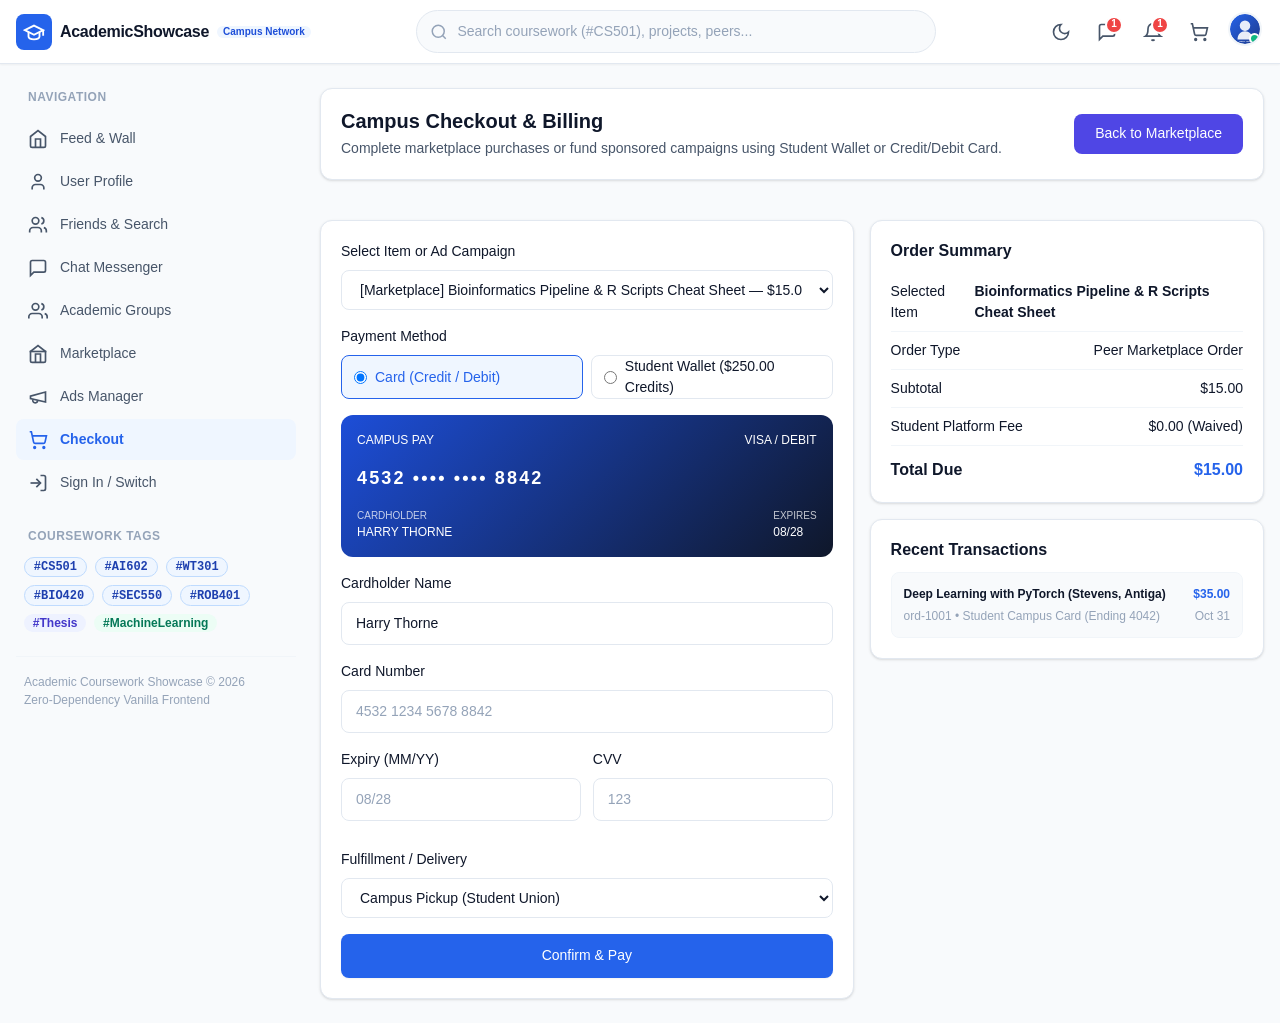
<file: pages/checkout.html>
<!DOCTYPE html>
<html lang="en" data-theme="light">
<head>
  <meta charset="UTF-8" />
  <meta name="viewport" content="width=device-width, initial-scale=1.0" />
  <title>Campus Checkout &amp; Payments — CampusConnect</title>
  <meta name="description" content="Simulated campus checkout for marketplace listings and sponsored campaign boosts." />
  <link rel="stylesheet" href="../css/variables.css" />
  <link rel="stylesheet" href="../css/reset.css" />
  <link rel="stylesheet" href="../css/layout.css" />
  <link rel="stylesheet" href="../css/components.css" />
  <link rel="stylesheet" href="../css/pages/payments.css" />
</head>
<body>
  <div class="app-shell">
    <div id="navbarMount"></div>

    <div class="app-layout app-layout--two-col app-container">
      <aside id="sidebarMount" class="sidebar-left" role="navigation" aria-label="Main Navigation"></aside>

      <main class="main-content" id="mainContent">
        <header class="card checkout-header mb-4">
          <div>
            <h1 class="font-xl font-weight-bold">Campus Checkout &amp; Billing</h1>
            <p class="font-sm text-secondary mt-1">
              Complete marketplace purchases or fund sponsored campaigns using Student Wallet or Credit/Debit Card.
            </p>
          </div>
          <a href="marketplace.html" class="btn btn-secondary">Back to Marketplace</a>
        </header>

        <div class="checkout-layout">
          <!-- Left: Payment Form & Selector -->
          <section class="card checkout-form-card" aria-label="Payment Details">
            <form id="checkoutForm">
              <div class="form-group">
                <label class="form-label" for="checkoutTargetSelect">Select Item or Ad Campaign</label>
                <select id="checkoutTargetSelect" class="form-control"></select>
              </div>

              <div class="form-group">
                <span class="form-label">Payment Method</span>
                <div class="payment-method-tabs" role="radiogroup" aria-label="Payment Method">
                  <label class="payment-method-option is-selected">
                    <input type="radio" name="paymentMethod" value="Credit/Debit Card" checked />
                    <span>Card (Credit / Debit)</span>
                  </label>
                  <label class="payment-method-option">
                    <input type="radio" name="paymentMethod" value="Student Wallet" />
                    <span>Student Wallet ($250.00 Credits)</span>
                  </label>
                </div>
              </div>

              <!-- Visual Card Preview & Fields -->
              <div id="cardPaymentSection">
                <div class="virtual-card-preview mb-4" aria-hidden="true">
                  <div class="virtual-card-top">
                    <span class="font-xs">CAMPUS PAY</span>
                    <span class="font-xs">VISA / DEBIT</span>
                  </div>
                  <div class="virtual-card-number" id="previewCardNumber">4532 •••• •••• 8842</div>
                  <div class="virtual-card-bottom font-xs">
                    <div>
                      <span class="virtual-card-label">CARDHOLDER</span>
                      <div id="previewCardHolder">STUDENT MEMBER</div>
                    </div>
                    <div>
                      <span class="virtual-card-label">EXPIRES</span>
                      <div id="previewCardExpiry">08/28</div>
                    </div>
                  </div>
                </div>

                <div class="form-group">
                  <label class="form-label" for="cardHolderInput">Cardholder Name</label>
                  <input type="text" id="cardHolderInput" class="form-control" placeholder="Harry Thorne" />
                </div>

                <div class="form-group">
                  <label class="form-label" for="cardNumberInput">Card Number</label>
                  <input type="text" id="cardNumberInput" class="form-control" maxlength="19" placeholder="4532 1234 5678 8842" />
                </div>

                <div class="checkout-row-2">
                  <div class="form-group">
                    <label class="form-label" for="cardExpiryInput">Expiry (MM/YY)</label>
                    <input type="text" id="cardExpiryInput" class="form-control" maxlength="5" placeholder="08/28" />
                  </div>
                  <div class="form-group">
                    <label class="form-label" for="cardCvvInput">CVV</label>
                    <input type="password" id="cardCvvInput" class="form-control" maxlength="4" placeholder="123" />
                  </div>
                </div>
              </div>

              <div id="walletPaymentSection" class="wallet-box hidden">
                <h2 class="font-sm font-weight-semibold">Student Campus Wallet</h2>
                <p class="font-xs text-secondary mt-1">
                  Instant fee-free settlement backed by your verified university student ID.
                </p>
                <div class="font-sm font-weight-bold text-primary mt-2">Available Balance: $250.00</div>
              </div>

              <div class="form-group mt-3">
                <label class="form-label" for="deliveryTypeSelect">Fulfillment / Delivery</label>
                <select id="deliveryTypeSelect" class="form-control">
                  <option value="Campus Pickup (Student Union)">Campus Pickup (Student Union)</option>
                  <option value="Digital Instant Delivery">Digital Instant Delivery</option>
                  <option value="Dorm / Department Locker">Dorm / Department Locker</option>
                </select>
              </div>

              <p id="checkoutError" class="font-xs text-danger mb-3 hidden" role="alert"></p>

              <button type="submit" id="completePaymentBtn" class="btn btn-primary btn-block">
                Confirm &amp; Pay
              </button>
            </form>

            <!-- Confirmation Receipt -->
            <div id="orderReceiptCard" class="receipt-card hidden" aria-live="polite">
              <div class="receipt-badge">Payment Confirmed</div>
              <h2 class="font-lg font-weight-bold mt-2">Order Complete!</h2>
              <p class="font-sm text-secondary mt-1">
                Your transaction has been recorded in your campus billing history.
              </p>
              <dl class="receipt-details font-sm mt-3">
                <div><dt>Transaction Reference</dt><dd id="receiptTxnId">TXN-00000</dd></div>
                <div><dt>Order ID</dt><dd id="receiptOrderId">ord-0000</dd></div>
                <div><dt>Item / Campaign</dt><dd id="receiptItemTitle">—</dd></div>
                <div><dt>Payment Method</dt><dd id="receiptMethod">—</dd></div>
                <div><dt>Total Paid</dt><dd id="receiptAmount">$0.00</dd></div>
              </dl>
              <div class="receipt-actions mt-4">
                <a href="marketplace.html" class="btn btn-secondary">Browse Marketplace</a>
                <a href="../index.html" class="btn btn-primary">Return to Feed</a>
              </div>
            </div>
          </section>

          <!-- Right: Order Summary & Transaction History -->
          <aside class="checkout-sidebar">
            <section id="checkout-order-summary" class="card order-summary mb-4" aria-label="Order Summary">
              <h2 class="font-md font-weight-semibold mb-3">Order Summary</h2>
              <div id="orderSummaryBody"></div>
            </section>

            <section class="card order-history-card" aria-label="Recent Order History">
              <h2 class="font-md font-weight-semibold mb-3">Recent Transactions</h2>
              <div id="orderHistoryList" class="order-history-list"></div>
            </section>
          </aside>
        </div>
      </main>
    </div>

    <div id="mobileNavMount"></div>
  </div>

  <script type="module" src="../js/pages/payments.js"></script>
</body>
</html>
</file>
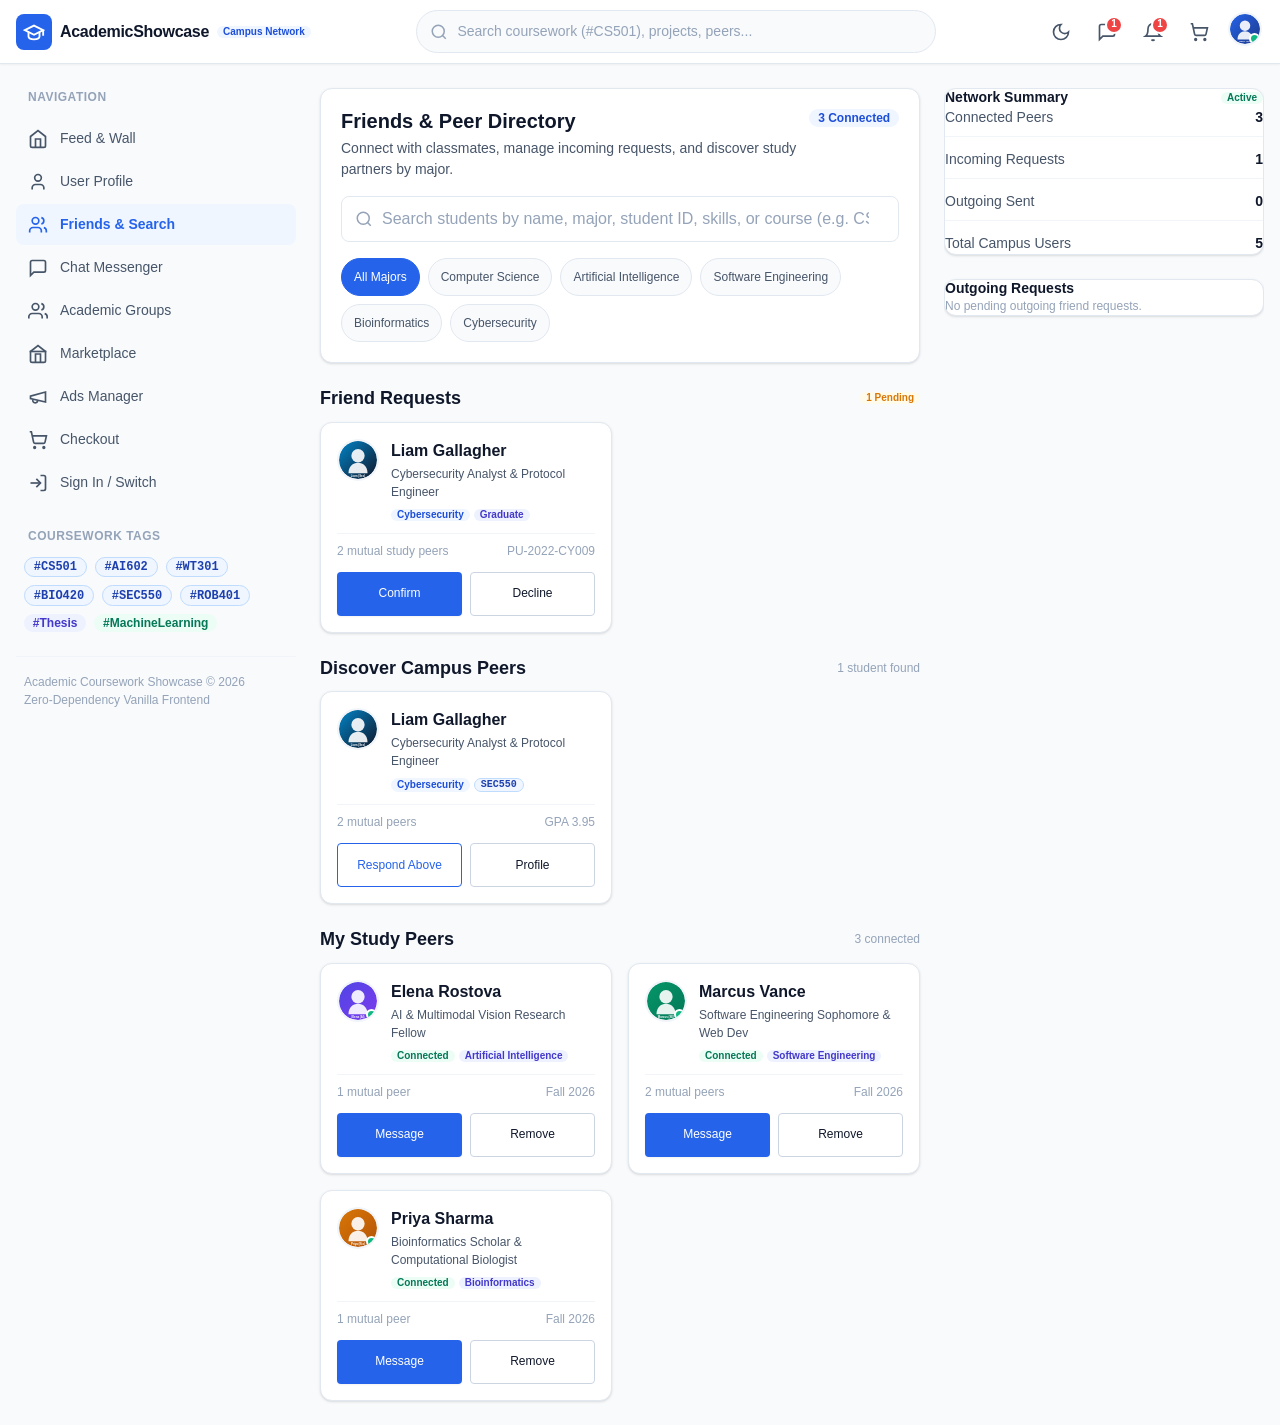
<file: pages/friends.html>
<!DOCTYPE html>
<html lang="en">
<head>
  <meta charset="UTF-8">
  <meta name="viewport" content="width=device-width, initial-scale=1.0">
  <title>Friends &amp; Peer Directory — Academic Coursework Showcase</title>

  <!-- Core Design Tokens & Modular Stylesheets -->
  <link rel="stylesheet" href="../css/variables.css">
  <link rel="stylesheet" href="../css/reset.css">
  <link rel="stylesheet" href="../css/layout.css">
  <link rel="stylesheet" href="../css/components.css">

  <!-- Dedicated Friends Page Stylesheet -->
  <link rel="stylesheet" href="../css/pages/friends.css">
</head>
<body class="friends-body">
  <div class="app-shell">
    <!-- Global Header Navigation Mount -->
    <div id="navbarMount"></div>

    <!-- 3-Column Responsive Application Layout -->
    <div class="app-layout app-container">
      <!-- Left Column: Sidebar Navigation Mount -->
      <aside id="sidebarMount" class="sidebar-left" role="navigation" aria-label="Main Navigation"></aside>

      <!-- Center Column: Search, Requests & Peer Directory -->
      <main class="main-content friends-main" role="main">
        <!-- Directory Search & Department Filters -->
        <section class="card friends-search-card" aria-label="Search Campus Study Peers">
          <div class="friends-header-top">
            <div>
              <h1 class="friends-page-title">Friends &amp; Peer Directory</h1>
              <p class="font-sm text-secondary">Connect with classmates, manage incoming requests, and discover study partners by major.</p>
            </div>
            <span class="badge badge-primary" id="friendsTotalCountBadge">0 Peers</span>
          </div>

          <div class="friends-search-bar">
            <div class="input-group">
              <span class="input-group-icon">
                <svg width="18" height="18" viewBox="0 0 24 24" fill="none" stroke="currentColor" stroke-width="2">
                  <circle cx="11" cy="11" r="8"></circle>
                  <path d="m21 21-4.3-4.3"></path>
                </svg>
              </span>
              <input
                type="search"
                id="friends-search-input"
                class="form-control"
                placeholder="Search students by name, major, student ID, skills, or course (e.g. CS501)..."
                aria-label="Search campus peers"
              />
            </div>
          </div>

          <div class="department-filter-pills" id="departmentFilterPills" role="group" aria-label="Filter peers by major">
            <button type="button" class="filter-pill active" data-major="All">All Majors</button>
            <button type="button" class="filter-pill" data-major="Computer Science">Computer Science</button>
            <button type="button" class="filter-pill" data-major="Artificial Intelligence">Artificial Intelligence</button>
            <button type="button" class="filter-pill" data-major="Software Engineering">Software Engineering</button>
            <button type="button" class="filter-pill" data-major="Bioinformatics">Bioinformatics</button>
            <button type="button" class="filter-pill" data-major="Cybersecurity">Cybersecurity</button>
          </div>
        </section>

        <!-- Friend Requests Queue -->
        <section id="friendRequestsSection" class="friends-section" aria-label="Friend Requests">
          <div class="section-header-row">
            <h2 class="section-title">Friend Requests</h2>
            <span class="badge badge-warning badge-xs" id="requestsCountBadge">0 Pending</span>
          </div>
          <div id="friend-requests-container" class="friend-requests-grid">
            <!-- Dynamically populated by js/pages/friends.js -->
          </div>
        </section>

        <!-- People You May Know / Suggested Peers -->
        <section id="suggestedPeersSection" class="friends-section" aria-label="Suggested Study Peers">
          <div class="section-header-row">
            <h2 class="section-title">Discover Campus Peers</h2>
            <span class="font-xs text-muted" id="suggestedCountLabel">0 students found</span>
          </div>
          <div id="suggested-peers-grid" class="peers-grid">
            <!-- Dynamically populated by js/pages/friends.js -->
          </div>
        </section>

        <!-- All Connected Friends -->
        <section id="connectedFriendsSection" class="friends-section" aria-label="Connected Study Peers">
          <div class="section-header-row">
            <h2 class="section-title">My Study Peers</h2>
            <span class="font-xs text-muted" id="connectedCountLabel">0 connected</span>
          </div>
          <div id="all-friends-grid" class="peers-grid">
            <!-- Dynamically populated by js/pages/friends.js -->
          </div>
        </section>
      </main>

      <!-- Right Column: Network Summary Widgets -->
      <aside class="sidebar-right friends-aside" role="complementary" aria-label="Network Overview">
        <div class="card widget-card">
          <div class="widget-header flex items-center justify-between">
            <h3 class="widget-title font-sm font-weight-semibold">Network Summary</h3>
            <span class="badge badge-accent badge-xs">Active</span>
          </div>
          <div class="widget-body" id="networkSummaryWidget">
            <!-- Populated dynamically -->
          </div>
        </div>

        <div class="card widget-card">
          <div class="widget-header flex items-center justify-between">
            <h3 class="widget-title font-sm font-weight-semibold">Outgoing Requests</h3>
          </div>
          <div class="widget-body" id="outgoingRequestsWidget">
            <!-- Populated dynamically -->
          </div>
        </div>
      </aside>
    </div>

    <!-- Mobile Bottom Navigation Mount -->
    <div id="mobileNavMount"></div>
  </div>

  <!-- Page Controller Script (ES Module) -->
  <script type="module" src="../js/pages/friends.js"></script>
</body>
</html>
</file>
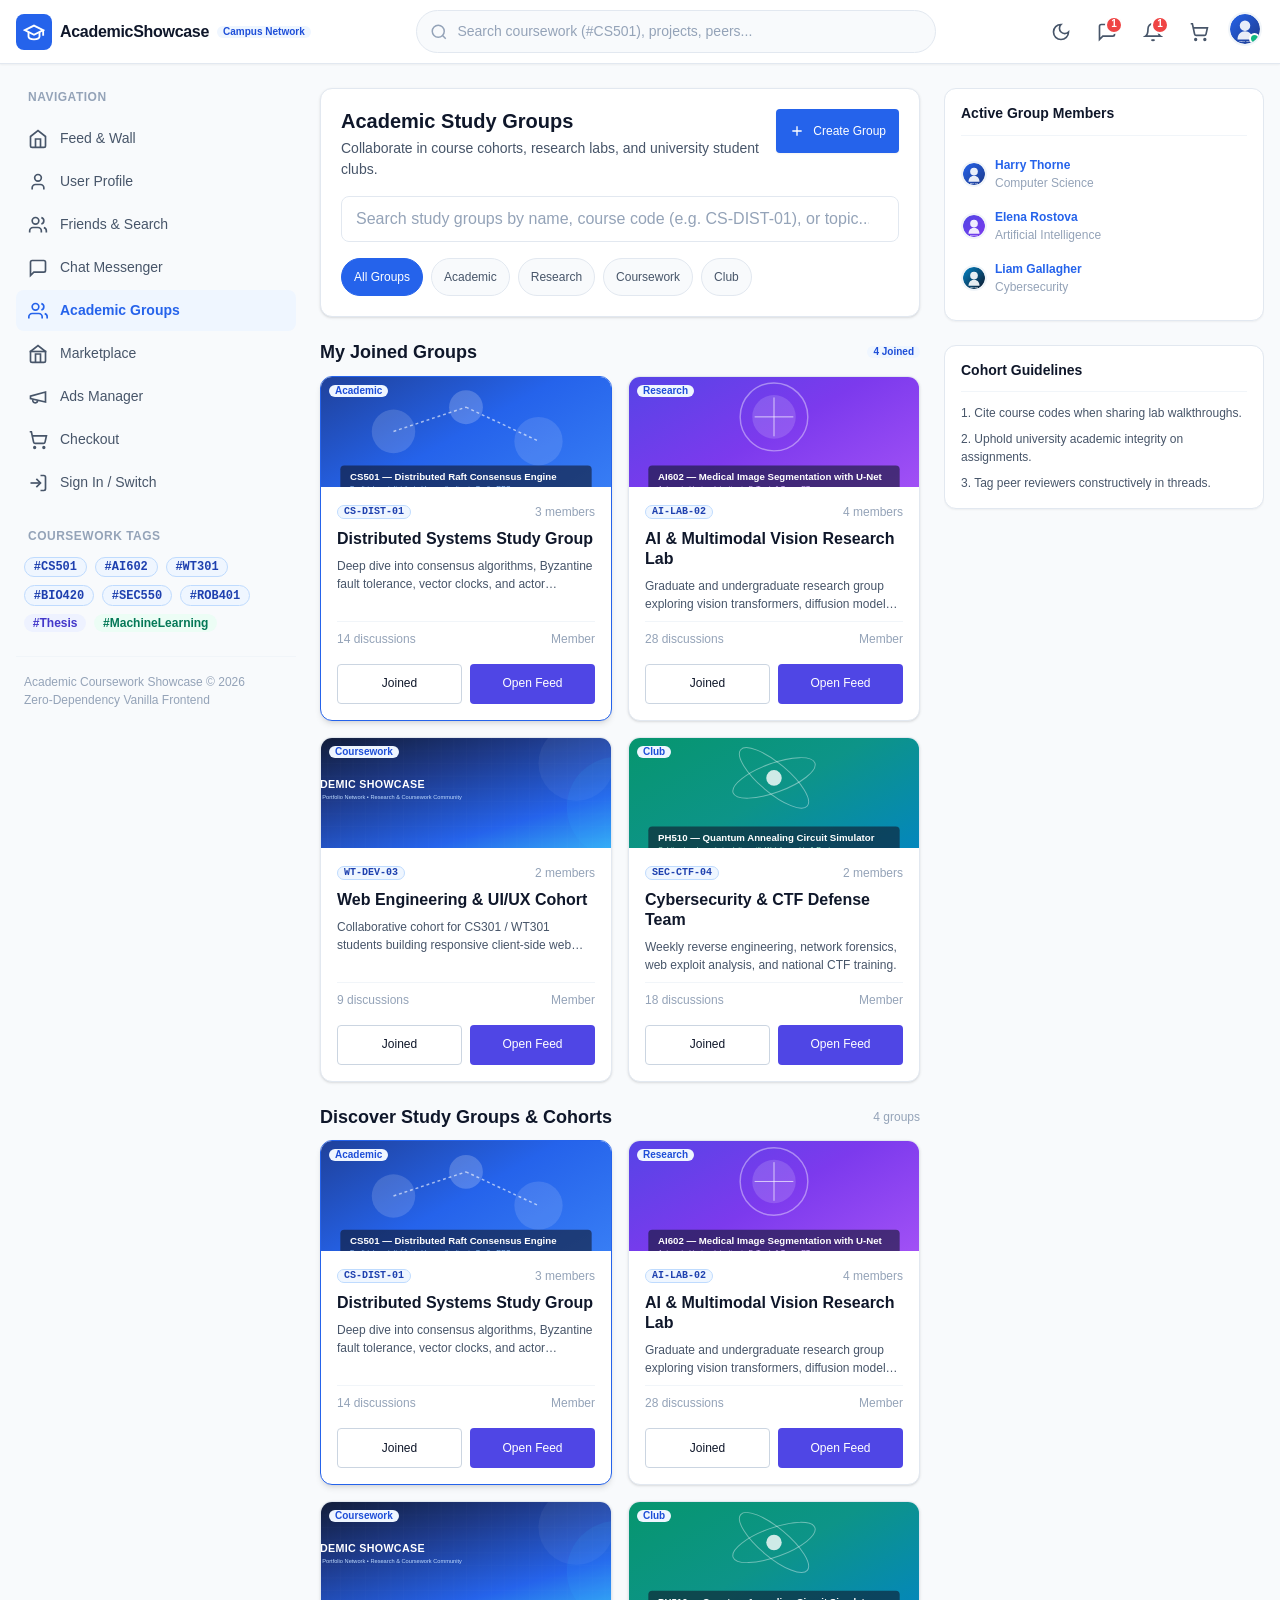
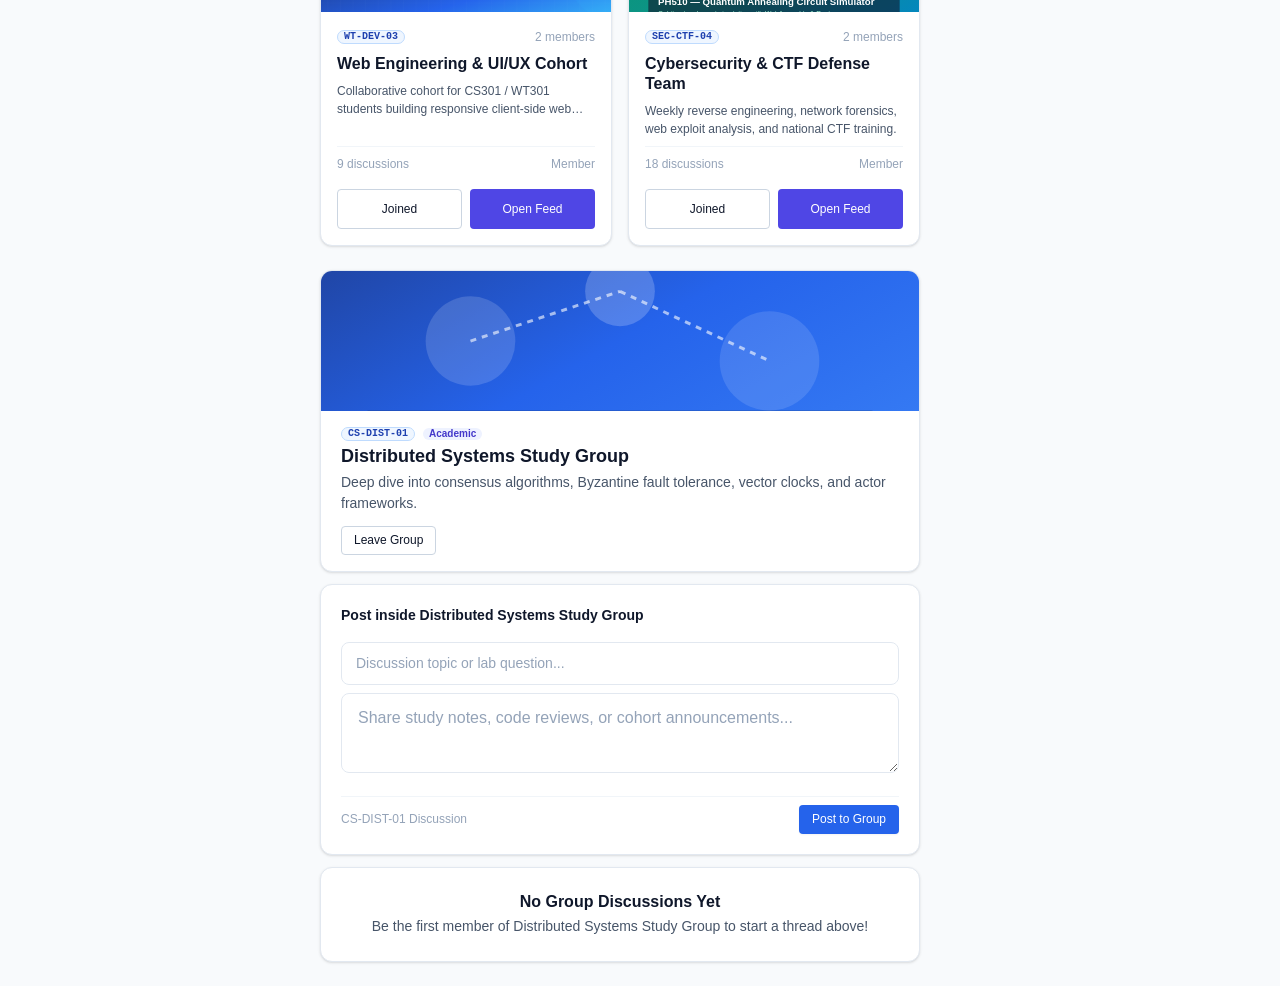
<file: pages/groups.html>
<!DOCTYPE html>
<html lang="en">
<head>
  <meta charset="UTF-8">
  <meta name="viewport" content="width=device-width, initial-scale=1.0">
  <title>Academic Study Groups — Academic Coursework Showcase</title>

  <!-- Core Design Tokens & Modular Stylesheets -->
  <link rel="stylesheet" href="../css/variables.css">
  <link rel="stylesheet" href="../css/reset.css">
  <link rel="stylesheet" href="../css/layout.css">
  <link rel="stylesheet" href="../css/components.css">

  <!-- Feed & Dedicated Groups Stylesheets -->
  <link rel="stylesheet" href="../css/pages/feed.css">
  <link rel="stylesheet" href="../css/pages/groups.css">
</head>
<body class="groups-body">
  <div class="app-shell">
    <!-- Global Header Navigation Mount -->
    <div id="navbarMount"></div>

    <!-- 3-Column Responsive Application Layout -->
    <div class="app-layout app-container">
      <!-- Left Column: Sidebar Navigation Mount -->
      <aside id="sidebarMount" class="sidebar-left" role="navigation" aria-label="Main Navigation"></aside>

      <!-- Center Column: Groups Directory & Discussion Feed -->
      <main class="main-content groups-main" role="main">
        <!-- Header Card: Search, Category Filters & Create Group Trigger -->
        <section class="card groups-header-card" aria-label="Study Groups Controls">
          <div class="groups-header-top">
            <div>
              <h1 class="groups-page-title">Academic Study Groups</h1>
              <p class="font-sm text-secondary">Collaborate in course cohorts, research labs, and university student clubs.</p>
            </div>
            <button type="button" id="btnCreateGroup" class="btn btn-primary btn-sm" aria-label="Create Study Group">
              <svg width="16" height="16" viewBox="0 0 24 24" fill="none" stroke="currentColor" stroke-width="2">
                <line x1="12" y1="5" x2="12" y2="19"></line>
                <line x1="5" y1="12" x2="19" y2="12"></line>
              </svg>
              <span>Create Group</span>
            </button>
          </div>

          <div class="groups-search-bar">
            <input
              type="search"
              id="groupsSearchInput"
              class="form-control"
              placeholder="Search study groups by name, course code (e.g. CS-DIST-01), or topic..."
              aria-label="Search study groups"
            />
          </div>

          <div class="groups-filter-pills" id="groupsCategoryPills" role="group" aria-label="Filter groups by category">
            <button type="button" class="filter-pill active" data-category="All">All Groups</button>
            <button type="button" class="filter-pill" data-category="Academic">Academic</button>
            <button type="button" class="filter-pill" data-category="Research">Research</button>
            <button type="button" class="filter-pill" data-category="Coursework">Coursework</button>
            <button type="button" class="filter-pill" data-category="Club">Club</button>
          </div>
        </section>

        <!-- My Joined Groups Section -->
        <section id="myGroupsSection" class="groups-section" aria-label="My Joined Groups">
          <div class="section-header-row">
            <h2 class="section-title">My Joined Groups</h2>
            <span class="badge badge-primary badge-xs" id="joinedGroupsCountBadge">0 Joined</span>
          </div>
          <div id="my-groups-grid" class="groups-grid">
            <!-- Populated dynamically by js/pages/groups.js -->
          </div>
        </section>

        <!-- Discover Groups Catalog Grid -->
        <section id="discoverGroupsSection" class="groups-section" aria-label="Discover Study Groups">
          <div class="section-header-row">
            <h2 class="section-title">Discover Study Groups &amp; Cohorts</h2>
            <span class="font-xs text-muted" id="discoverGroupsCountLabel">0 groups</span>
          </div>
          <div id="groups-directory" class="groups-grid">
            <!-- Populated dynamically by js/pages/groups.js -->
          </div>
        </section>

        <!-- Active Single Group Discussion Feed -->
        <section id="singleGroupFeedSection" class="groups-section" aria-label="Group Discussion Wall">
          <div class="card group-detail-banner" id="activeGroupBannerCard">
            <!-- Populated dynamically when a group is selected -->
          </div>

          <!-- Group Post Composer -->
          <div class="card composer-card" id="groupComposerCard">
            <form id="groupPostForm" class="composer-form">
              <div class="composer-header">
                <strong class="font-sm" id="groupComposerTitle">Post to Group Discussion</strong>
              </div>
              <div class="composer-body">
                <label for="groupPostTitleInput" class="sr-only">Discussion Topic</label>
                <input
                  type="text"
                  id="groupPostTitleInput"
                  class="form-control form-control-sm mb-2"
                  placeholder="Discussion topic or lab question..."
                />
                <label for="groupPostContentInput" class="sr-only">Discussion Content</label>
                <textarea
                  id="groupPostContentInput"
                  class="form-control composer-textarea"
                  rows="2"
                  placeholder="Share study notes, code reviews, or cohort announcements..."
                  required
                ></textarea>
              </div>
              <div class="composer-footer">
                <span class="font-xs text-muted" id="groupComposerCodeHint">Group Feed</span>
                <button type="submit" class="btn btn-primary btn-sm" id="btnGroupPostSubmit">Post to Group</button>
              </div>
            </form>
          </div>

          <!-- Group Posts Stream -->
          <div id="group-posts-stream" class="feed-posts-container feed-stream" aria-live="polite">
            <!-- Populated dynamically by js/pages/groups.js -->
          </div>
        </section>
      </main>

      <!-- Right Column: Active Group Rules & Members -->
      <aside class="sidebar-right groups-aside" role="complementary" aria-label="Active Group Details">
        <div class="card widget-card">
          <div class="widget-header">
            <h3 class="widget-title font-sm font-weight-semibold">Active Group Members</h3>
          </div>
          <div class="widget-body" id="groupMembersWidget">
            <!-- Populated dynamically -->
          </div>
        </div>

        <div class="card widget-card">
          <div class="widget-header">
            <h3 class="widget-title font-sm font-weight-semibold">Cohort Guidelines</h3>
          </div>
          <div class="widget-body">
            <ul class="font-xs text-secondary flex flex-col gap-2">
              <li>1. Cite course codes when sharing lab walkthroughs.</li>
              <li>2. Uphold university academic integrity on assignments.</li>
              <li>3. Tag peer reviewers constructively in threads.</li>
            </ul>
          </div>
        </div>
      </aside>
    </div>

    <!-- Mobile Bottom Navigation Mount -->
    <div id="mobileNavMount"></div>
  </div>

  <!-- Page Controller Script (ES Module) -->
  <script type="module" src="../js/pages/groups.js"></script>
</body>
</html>
</file>
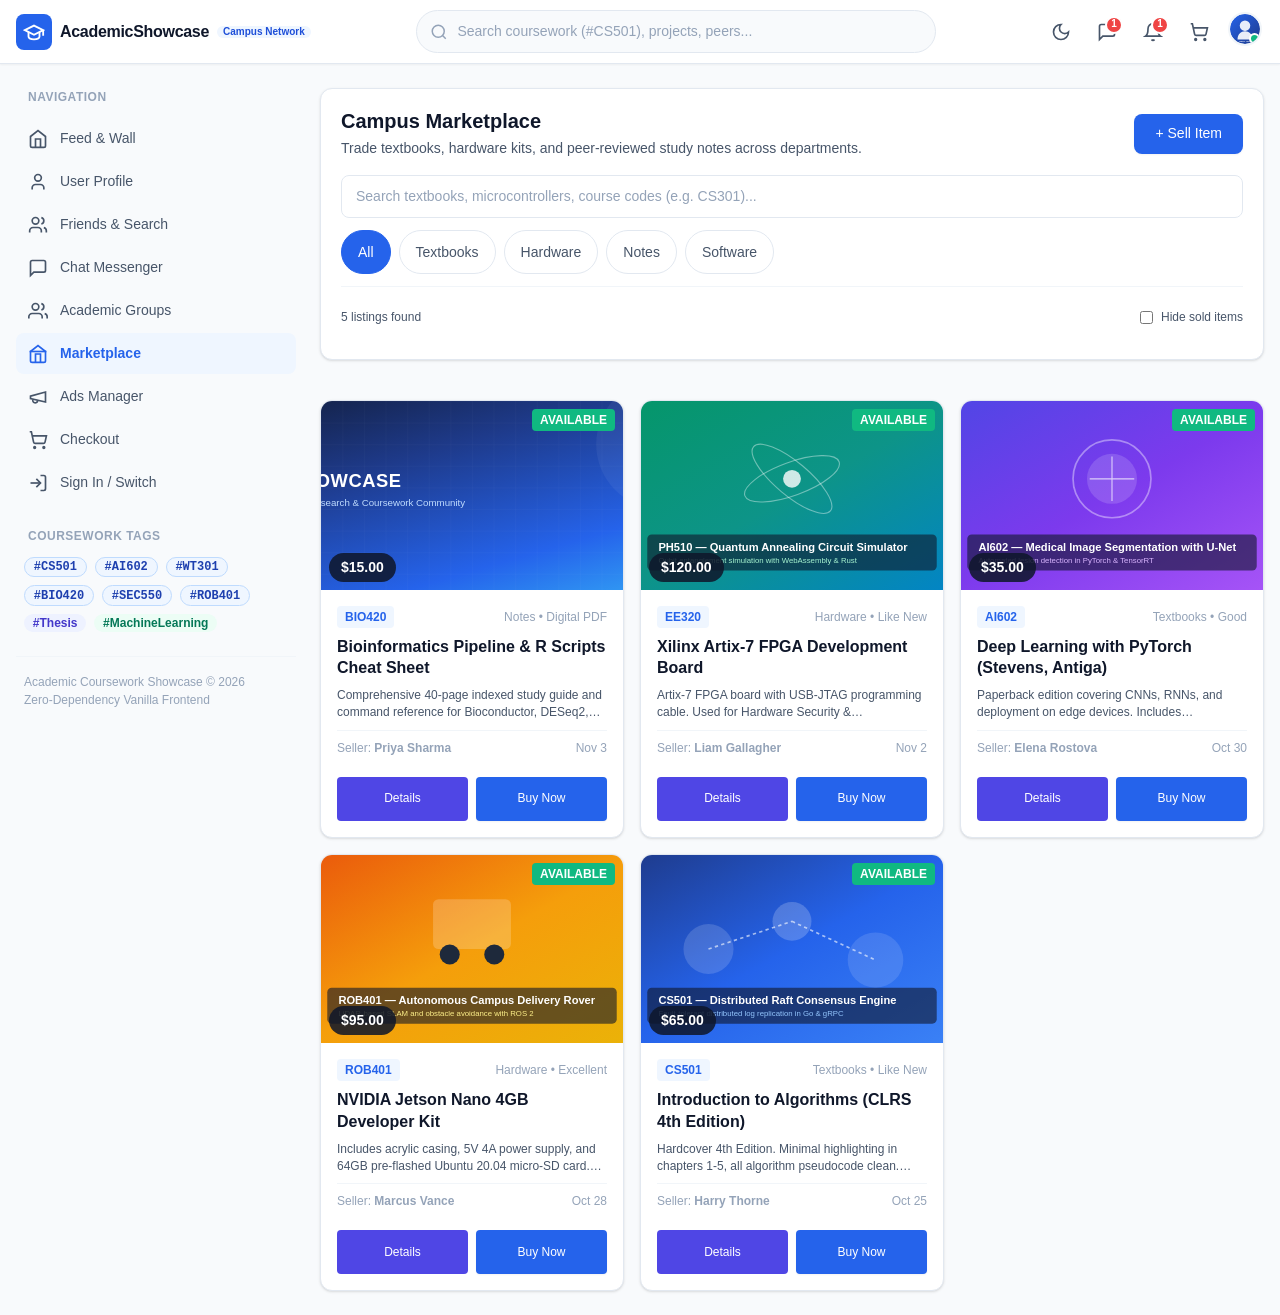
<file: pages/marketplace.html>
<!DOCTYPE html>
<html lang="en" data-theme="light">
<head>
  <meta charset="UTF-8" />
  <meta name="viewport" content="width=device-width, initial-scale=1.0" />
  <title>Campus Marketplace — CampusConnect</title>
  <meta name="description" content="Buy, sell, and trade textbooks, hardware, study notes, and academic resources with verified students." />
  <link rel="stylesheet" href="../css/variables.css" />
  <link rel="stylesheet" href="../css/reset.css" />
  <link rel="stylesheet" href="../css/layout.css" />
  <link rel="stylesheet" href="../css/components.css" />
  <link rel="stylesheet" href="../css/pages/marketplace.css" />
</head>
<body>
  <div class="app-shell">
    <!-- Top Fixed Navigation Bar -->
    <div id="navbarMount"></div>

    <div class="app-layout app-layout--two-col app-container">
      <!-- Left Navigation Sidebar -->
      <aside id="sidebarMount" class="sidebar-left" role="navigation" aria-label="Main Navigation"></aside>

      <!-- Main Marketplace Workspace -->
      <main class="main-content" id="mainContent">
        <section class="marketplace-header card mb-4" aria-labelledby="marketplacePageHeading">
          <div class="marketplace-header-top">
            <div>
              <h1 id="marketplacePageHeading" class="font-xl font-weight-bold">Campus Marketplace</h1>
              <p class="font-sm text-secondary mt-1">
                Trade textbooks, hardware kits, and peer-reviewed study notes across departments.
              </p>
            </div>
            <button
              type="button"
              id="createListingBtn"
              class="btn btn-primary"
              aria-label="Create Listing"
            >
              + Sell Item
            </button>
          </div>

          <div class="marketplace-controls mt-4">
            <div class="marketplace-search-box">
              <label for="marketplaceSearchInput" class="sr-only">Search marketplace listings</label>
              <input
                type="search"
                id="marketplaceSearchInput"
                class="form-control"
                placeholder="Search textbooks, microcontrollers, course codes (e.g. CS301)..."
                aria-label="Search marketplace listings"
              />
            </div>

            <div class="marketplace-filters" role="tablist" aria-label="Marketplace Category Filters">
              <button type="button" class="filter-chip is-active" data-category="All" role="tab" aria-selected="true">All</button>
              <button type="button" class="filter-chip" data-category="Textbooks" role="tab" aria-selected="false">Textbooks</button>
              <button type="button" class="filter-chip" data-category="Hardware" role="tab" aria-selected="false">Hardware</button>
              <button type="button" class="filter-chip" data-category="Notes" role="tab" aria-selected="false">Notes</button>
              <button type="button" class="filter-chip" data-category="Software" role="tab" aria-selected="false">Software</button>
            </div>
          </div>

          <div class="marketplace-summary-bar mt-3" id="marketplaceSummaryBar">
            <span class="font-xs text-secondary" id="listingCountLabel">Loading listings...</span>
            <label class="marketplace-toggle-label font-xs text-secondary">
              <input type="checkbox" id="hideSoldCheckbox" />
              Hide sold items
            </label>
          </div>
        </section>

        <!-- Product Catalog Grid -->
        <section aria-label="Marketplace Listings">
          <div id="marketplace-grid" class="marketplace-grid" aria-live="polite"></div>
        </section>
      </main>
    </div>

    <!-- Mobile Bottom Navigation -->
    <div id="mobileNavMount"></div>
  </div>

  <script type="module" src="../js/pages/marketplace.js"></script>
</body>
</html>
</file>
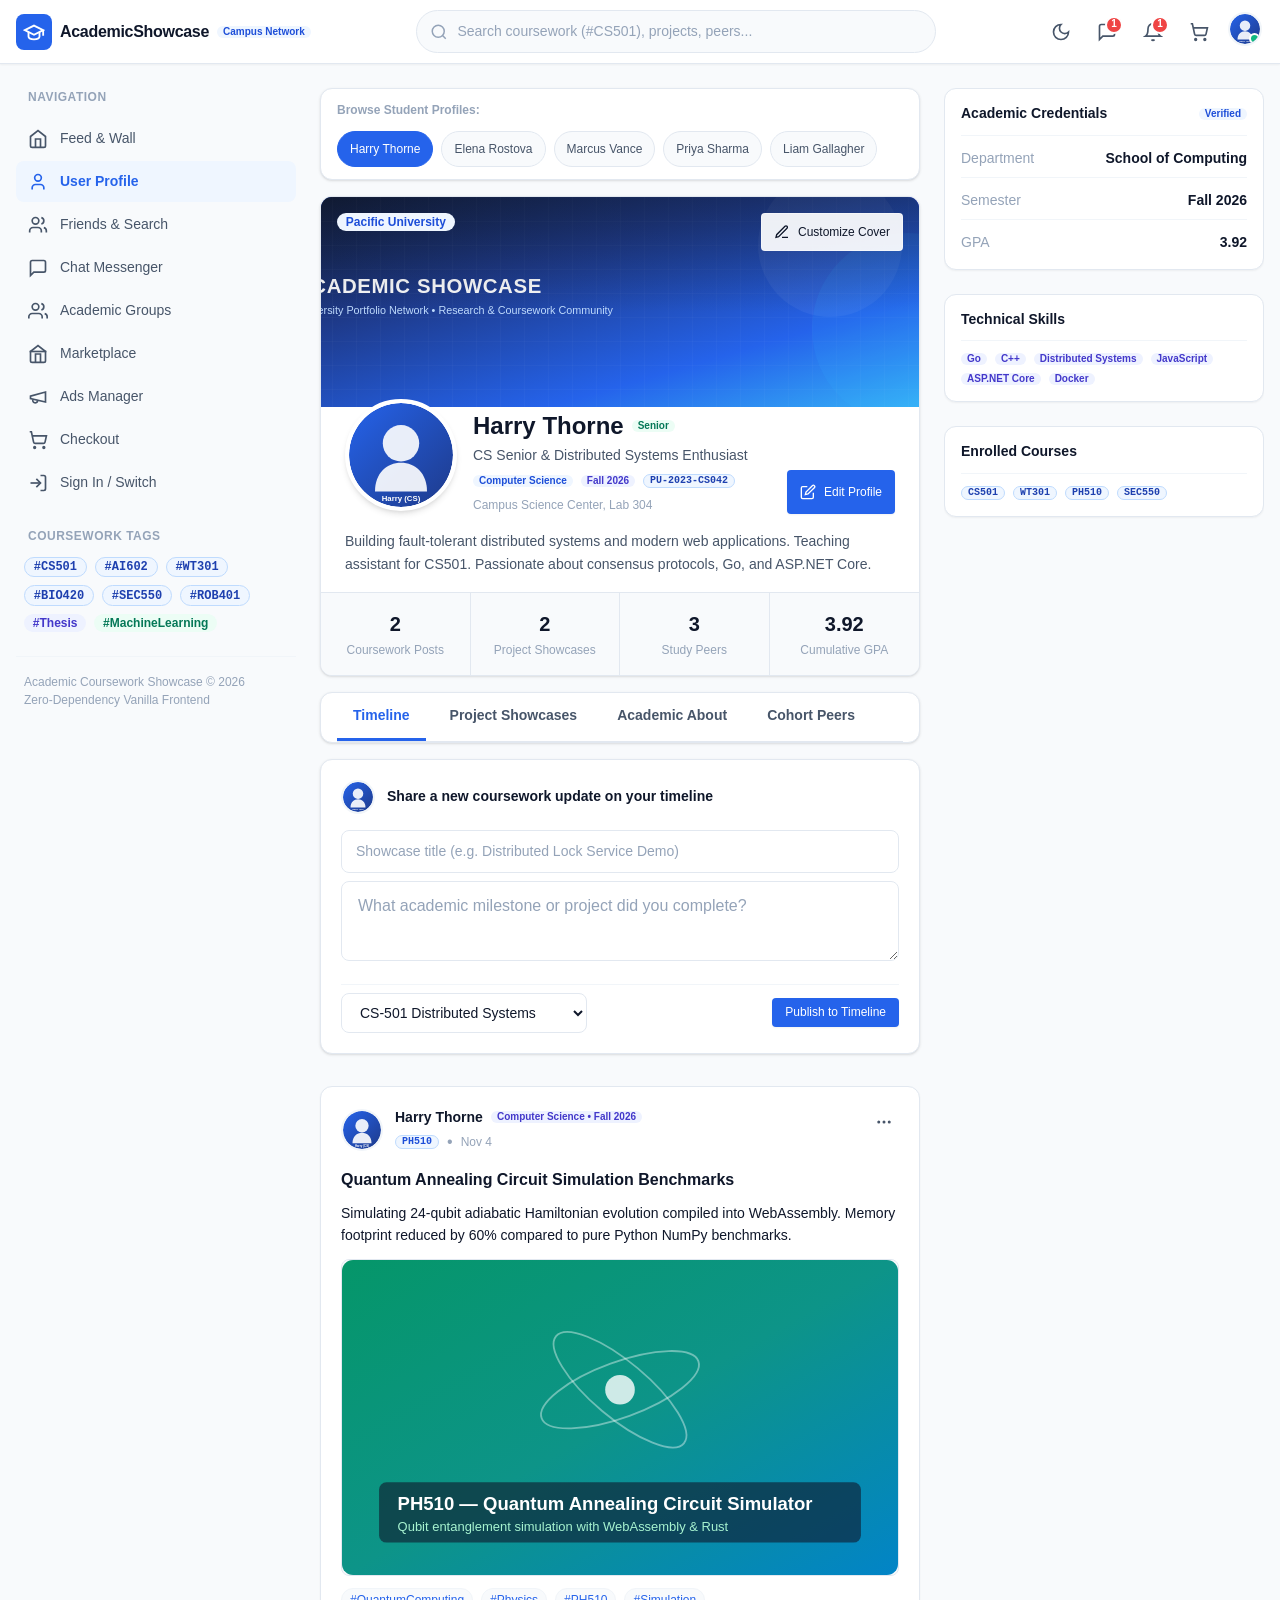
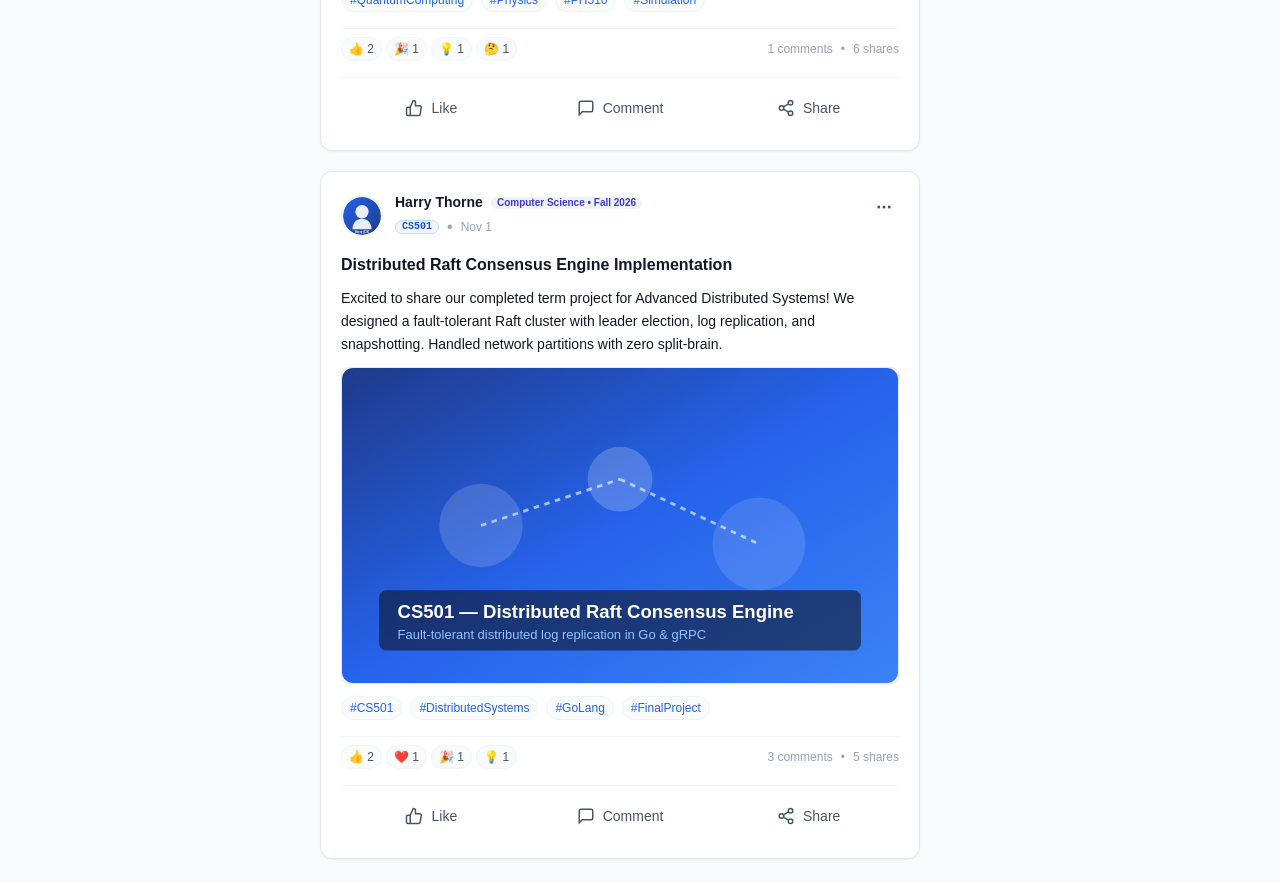
<file: pages/profile.html>
<!DOCTYPE html>
<html lang="en">
<head>
  <meta charset="UTF-8">
  <meta name="viewport" content="width=device-width, initial-scale=1.0">
  <title>User Profile — Academic Coursework Showcase</title>

  <!-- Core Design Tokens & Modular Stylesheets -->
  <link rel="stylesheet" href="../css/variables.css">
  <link rel="stylesheet" href="../css/reset.css">
  <link rel="stylesheet" href="../css/layout.css">
  <link rel="stylesheet" href="../css/components.css">

  <!-- Feed & Dedicated Profile Stylesheets -->
  <link rel="stylesheet" href="../css/pages/feed.css">
  <link rel="stylesheet" href="../css/pages/profile.css">
</head>
<body class="profile-body">
  <div class="app-shell">
    <!-- Global Header Navigation Mount -->
    <div id="navbarMount"></div>

    <!-- 3-Column Responsive Application Layout -->
    <div class="app-layout app-container">
      <!-- Left Column: Sidebar Navigation Mount -->
      <aside id="sidebarMount" class="sidebar-left" role="navigation" aria-label="Main Navigation"></aside>

      <!-- Center Column: Profile Header, Tabs & Dynamic Content -->
      <main class="main-content profile-main" role="main">
        <!-- Quick Peer Profile Switcher -->
        <section id="profilePeerSwitcher" class="card peer-switcher-card" aria-label="Switch Student Showcase Profile">
          <div class="peer-switcher-header">
            <span class="font-xs font-weight-semibold text-muted">Browse Student Profiles:</span>
            <div class="peer-switcher-list" id="peerSwitcherList">
              <button type="button" class="peer-pill active" data-user-id="u1">Harry Thorne</button>
              <button type="button" class="peer-pill" data-user-id="u2">Elena Rostova</button>
              <button type="button" class="peer-pill" data-user-id="u3">Marcus Vance</button>
              <button type="button" class="peer-pill" data-user-id="u4">Priya Sharma</button>
              <button type="button" class="peer-pill" data-user-id="u5">Liam Gallagher</button>
            </div>
          </div>
        </section>

        <!-- Profile Header Card -->
        <section id="profile-header" class="card profile-header" aria-label="Student Profile Header">
          <!-- Cover Photo Banner -->
          <div id="profileCoverBanner" class="profile-cover-banner">
            <img id="profileCoverImg" src="../assets/images/cover-default.svg" alt="Student profile cover banner" class="profile-cover-img" />
            <div class="profile-cover-overlay">
              <span class="badge badge-primary profile-university-badge" id="profileUniversityBadge">Pacific University</span>
              <button type="button" class="btn btn-secondary btn-sm profile-cover-edit-btn" id="btnEditCover" aria-label="Update profile cover or details">
                <svg width="16" height="16" viewBox="0 0 24 24" fill="none" stroke="currentColor" stroke-width="2">
                  <path d="M12 20h9"></path>
                  <path d="M16.5 3.5a2.121 2.121 0 0 1 3 3L7 19l-4 1 1-4L16.5 3.5z"></path>
                </svg>
                <span>Customize Cover</span>
              </button>
            </div>
          </div>

          <!-- Identity Bar: Overlapping Avatar, Name, Badges & Actions -->
          <div class="profile-identity-bar">
            <div class="profile-identity-left">
              <div class="profile-avatar-wrapper">
                <span class="avatar profile-avatar-lg" id="profileAvatarWrapper">
                  <img id="profileAvatarImg" src="../assets/images/avatar-1.svg" alt="Student avatar" />
                  <span class="avatar-status online" title="Active on Campus Network"></span>
                </span>
              </div>
              <div class="profile-identity-text">
                <div class="profile-name-row">
                  <h1 class="profile-name" id="profileName">Harry Thorne</h1>
                  <span class="badge badge-accent badge-xs" id="profileYearBadge">Senior</span>
                </div>
                <p class="profile-headline" id="profileHeadline">CS Senior &amp; Distributed Systems Enthusiast</p>
                <div class="profile-meta-badges">
                  <span class="badge badge-primary badge-xs" id="profileMajorBadge">Computer Science</span>
                  <span class="badge badge-secondary badge-xs" id="profileSemesterBadge">Fall 2026</span>
                  <span class="badge badge-course badge-xs" id="profileStudentIdBadge">PU-2023-CS042</span>
                  <span class="font-xs text-muted profile-location-text" id="profileLocation">Campus Science Center, Lab 304</span>
                </div>
              </div>
            </div>

            <!-- Contextual Profile Action Buttons -->
            <div class="profile-actions" id="profileActions">
              <button type="button" class="btn btn-primary btn-sm" id="btnEditProfile" aria-label="Edit Profile">
                <svg width="16" height="16" viewBox="0 0 24 24" fill="none" stroke="currentColor" stroke-width="2">
                  <path d="M11 4H4a2 2 0 0 0-2 2v14a2 2 0 0 0 2 2h14a2 2 0 0 0 2-2v-7"></path>
                  <path d="M18.5 2.5a2.121 2.121 0 0 1 3 3L12 15l-4 1 1-4 9.5-9.5z"></path>
                </svg>
                <span>Edit Profile</span>
              </button>
              <button type="button" class="btn btn-outline-primary btn-sm hidden" id="btnProfileFriendAction" aria-label="Connect with peer">
                <span>Add Study Peer</span>
              </button>
              <a href="chat.html" class="btn btn-secondary btn-sm hidden" id="btnProfileMessage" aria-label="Send direct message">
                <svg width="16" height="16" viewBox="0 0 24 24" fill="none" stroke="currentColor" stroke-width="2">
                  <path d="M21 15a2 2 0 0 1-2 2H7l-4 4V5a2 2 0 0 1 2-2h14a2 2 0 0 1 2 2z"></path>
                </svg>
                <span>Message</span>
              </a>
            </div>
          </div>

          <!-- Bio Summary -->
          <div class="profile-bio-strip">
            <p class="profile-bio-text" id="profileBio">
              Building fault-tolerant distributed systems and modern web applications.
            </p>
          </div>

          <!-- Academic Stats Strip -->
          <div class="profile-stats-bar" id="profileStatsBar">
            <div class="profile-stat-item">
              <span class="profile-stat-value" id="statPostsCount">0</span>
              <span class="profile-stat-label">Coursework Posts</span>
            </div>
            <div class="profile-stat-item">
              <span class="profile-stat-value" id="statProjectsCount">0</span>
              <span class="profile-stat-label">Project Showcases</span>
            </div>
            <div class="profile-stat-item">
              <span class="profile-stat-value" id="statFriendsCount">0</span>
              <span class="profile-stat-label">Study Peers</span>
            </div>
            <div class="profile-stat-item">
              <span class="profile-stat-value" id="statGpaValue">3.92</span>
              <span class="profile-stat-label">Cumulative GPA</span>
            </div>
          </div>
        </section>

        <!-- Profile Navigation Tabs -->
        <nav id="profileTabs" class="card profile-tabs-card" aria-label="Profile Sections">
          <div class="tab-nav profile-tabs" role="tablist">
            <button type="button" class="profile-tab-btn active" data-tab="timeline" role="tab" aria-selected="true" aria-controls="profileTabTimeline">
              Timeline
            </button>
            <button type="button" class="profile-tab-btn" data-tab="projects" role="tab" aria-selected="false" aria-controls="profileTabProjects">
              Project Showcases
            </button>
            <button type="button" class="profile-tab-btn" data-tab="about" role="tab" aria-selected="false" aria-controls="profileTabAbout">
              Academic About
            </button>
            <button type="button" class="profile-tab-btn" data-tab="friends" role="tab" aria-selected="false" aria-controls="profileTabFriends">
              Cohort Peers
            </button>
          </div>
        </nav>

        <!-- Tab Panel 1: Timeline -->
        <section id="profileTabTimeline" class="profile-tab-panel" role="tabpanel" aria-label="User Coursework Timeline">
          <!-- Quick Post Composer (Own Profile Only) -->
          <div id="profileQuickComposerCard" class="card composer-card mb-4">
            <form id="profileQuickPostForm" class="composer-form">
              <div class="composer-header">
                <div class="composer-author-info">
                  <span class="avatar avatar-sm">
                    <img id="profileComposerAvatar" src="../assets/images/avatar-1.svg" alt="Current user avatar" />
                  </span>
                  <span class="font-sm font-weight-semibold">Share a new coursework update on your timeline</span>
                </div>
              </div>
              <div class="composer-body">
                <label for="profilePostTitle" class="sr-only">Showcase Title</label>
                <input
                  type="text"
                  id="profilePostTitle"
                  class="form-control form-control-sm mb-2"
                  placeholder="Showcase title (e.g. Distributed Lock Service Demo)"
                />
                <label for="profilePostContent" class="sr-only">Post Content</label>
                <textarea
                  id="profilePostContent"
                  class="form-control composer-textarea"
                  rows="2"
                  placeholder="What academic milestone or project did you complete?"
                  required
                ></textarea>
              </div>
              <div class="composer-footer">
                <div class="composer-tools">
                  <label for="profilePostCourse" class="sr-only">Course Code</label>
                  <select id="profilePostCourse" class="form-control form-control-sm">
                    <option value="CS501">CS-501 Distributed Systems</option>
                    <option value="WT301">WT-301 Web Architecture</option>
                    <option value="AI602">AI-602 Deep Learning</option>
                    <option value="SEC550">SEC-550 Applied Cryptography</option>
                    <option value="BIO420">BIO-420 Genomics</option>
                  </select>
                </div>
                <button type="submit" class="btn btn-primary btn-sm" id="btnProfilePostSubmit">
                  Publish to Timeline
                </button>
              </div>
            </form>
          </div>

          <!-- Timeline Feed Stream -->
          <div id="profile-timeline-stream" class="feed-posts-container feed-stream" aria-live="polite">
            <!-- Dynamically populated by js/pages/profile.js using renderPostCard -->
          </div>
        </section>

        <!-- Tab Panel 2: Project Showcases -->
        <section id="profileTabProjects" class="profile-tab-panel hidden" role="tabpanel" aria-label="Project Showcases">
          <div id="profile-projects-grid" class="profile-projects-grid">
            <!-- Dynamically populated by js/pages/profile.js -->
          </div>
        </section>

        <!-- Tab Panel 3: Academic About -->
        <section id="profileTabAbout" class="profile-tab-panel hidden" role="tabpanel" aria-label="Academic About Details">
          <div id="profile-about-content" class="profile-about-grid">
            <!-- Dynamically populated by js/pages/profile.js -->
          </div>
        </section>

        <!-- Tab Panel 4: Cohort Peers / Friends -->
        <section id="profileTabFriends" class="profile-tab-panel hidden" role="tabpanel" aria-label="Cohort Peers">
          <div id="profile-friends-grid" class="profile-friends-grid">
            <!-- Dynamically populated by js/pages/profile.js -->
          </div>
        </section>
      </main>

      <!-- Right Column: Academic Summary Widgets -->
      <aside class="sidebar-right profile-aside" role="complementary" aria-label="Profile Academic Summary">
        <!-- Academic Credentials Widget -->
        <div class="card widget-card" id="profileCredentialsWidget">
          <div class="widget-header flex items-center justify-between">
            <h3 class="widget-title font-sm font-weight-semibold">Academic Credentials</h3>
            <span class="badge badge-primary badge-xs">Verified</span>
          </div>
          <div class="widget-body" id="profileCredentialsBody">
            <!-- Populated dynamically -->
          </div>
        </div>

        <!-- Technical Skills Widget -->
        <div class="card widget-card" id="profileSkillsWidget">
          <div class="widget-header flex items-center justify-between">
            <h3 class="widget-title font-sm font-weight-semibold">Technical Skills</h3>
          </div>
          <div class="widget-body" id="profileSkillsBody">
            <!-- Populated dynamically -->
          </div>
        </div>

        <!-- Enrolled Courses Widget -->
        <div class="card widget-card" id="profileCoursesWidget">
          <div class="widget-header flex items-center justify-between">
            <h3 class="widget-title font-sm font-weight-semibold">Enrolled Courses</h3>
          </div>
          <div class="widget-body" id="profileCoursesBody">
            <!-- Populated dynamically -->
          </div>
        </div>
      </aside>
    </div>

    <!-- Mobile Bottom Navigation Mount -->
    <div id="mobileNavMount"></div>
  </div>

  <!-- Page Controller Script (ES Module) -->
  <script type="module" src="../js/pages/profile.js"></script>
</body>
</html>
</file>
<file: css/variables.css>
/**
 * Academic Coursework Showcase — Design Tokens & Theme Variables
 * css/variables.css
 */

:root {
  /* Color Palette — Primary (Sapphire Blue) */
  --color-primary-50: #eff6ff;
  --color-primary-100: #dbeafe;
  --color-primary-200: #bfdbfe;
  --color-primary-300: #93c5fd;
  --color-primary-400: #60a5fa;
  --color-primary-500: #3b82f6;
  --color-primary-600: #2563eb;
  --color-primary-700: #1d4ed8;
  --color-primary-800: #1e40af;
  --color-primary-900: #1e3a8a;
  --color-primary: #2563eb;
  --color-primary-hover: #1d4ed8;
  --color-primary-light: #eff6ff;
  --color-primary-contrast: #ffffff;

  /* Color Palette — Secondary (Indigo) */
  --color-secondary-50: #eef2ff;
  --color-secondary-100: #e0e7ff;
  --color-secondary-200: #c7d2fe;
  --color-secondary-300: #a5b4fc;
  --color-secondary-500: #6366f1;
  --color-secondary-600: #4f46e5;
  --color-secondary-700: #4338ca;
  --color-secondary: #4f46e5;
  --color-secondary-hover: #4338ca;

  /* Color Palette — Accent / Success (Emerald Green) */
  --color-accent-50: #ecfdf5;
  --color-accent-100: #d1fae5;
  --color-accent-500: #10b981;
  --color-accent-600: #059669;
  --color-accent-700: #047857;
  --color-accent: #059669;
  --color-accent-hover: #047857;
  --color-success: #10b981;
  --color-success-bg: #ecfdf5;

  /* Status Colors */
  --color-warning-50: #fffbeb;
  --color-warning-500: #f59e0b;
  --color-warning-600: #d97706;
  --color-warning: #f59e0b;
  --color-warning-bg: #fffbeb;

  --color-danger-50: #fef2f2;
  --color-danger-500: #ef4444;
  --color-danger-600: #dc2626;
  --color-danger: #ef4444;
  --color-danger-bg: #fef2f2;

  --color-info-50: #f0f9ff;
  --color-info-500: #0ea5e9;
  --color-info-600: #0284c7;
  --color-info: #0284c7;

  /* Neutrals (Slate / Gray) */
  --color-gray-50: #f8fafc;
  --color-gray-100: #f1f5f9;
  --color-gray-200: #e2e8f0;
  --color-gray-300: #cbd5e1;
  --color-gray-400: #94a3b8;
  --color-gray-500: #64748b;
  --color-gray-600: #475569;
  --color-gray-700: #334155;
  --color-gray-800: #1e293b;
  --color-gray-900: #0f172a;

  /* Semantic Light Surfaces */
  --bg-body: #f8fafc;
  --bg-surface: #ffffff;
  --bg-surface-hover: #f1f5f9;
  --bg-surface-active: #e2e8f0;
  --bg-surface-subtle: #f8fafc;
  --bg-sidebar: #ffffff;
  --bg-card: #ffffff;
  --bg-input: #ffffff;
  --bg-modal-overlay: rgba(15, 23, 42, 0.6);

  /* Typography Colors */
  --text-primary: #0f172a;
  --text-secondary: #475569;
  --text-muted: #94a3b8;
  --text-inverse: #ffffff;
  --text-link: #2563eb;
  --text-link-hover: #1d4ed8;

  /* Border Colors */
  --border-color: #e2e8f0;
  --border-color-light: #f1f5f9;
  --border-color-strong: #cbd5e1;
  --border-focus: #3b82f6;

  /* Typography */
  --font-sans: 'Inter', -apple-system, BlinkMacSystemFont, 'Segoe UI', Roboto, Helvetica, Arial, sans-serif;
  --font-mono: ui-monospace, SFMono-Regular, Menlo, Monaco, Consolas, monospace;

  --font-xs: 0.75rem;     /* 12px */
  --font-sm: 0.875rem;    /* 14px */
  --font-base: 1rem;       /* 16px */
  --font-lg: 1.125rem;    /* 18px */
  --font-xl: 1.25rem;     /* 20px */
  --font-2xl: 1.5rem;     /* 24px */
  --font-3xl: 1.875rem;   /* 30px */

  --font-weight-normal: 400;
  --font-weight-medium: 500;
  --font-weight-semibold: 600;
  --font-weight-bold: 700;
  --font-weight-extrabold: 800;

  --line-height-tight: 1.25;
  --line-height-normal: 1.5;
  --line-height-relaxed: 1.625;

  /* Spacing */
  --space-1: 0.25rem;  /* 4px */
  --space-2: 0.5rem;   /* 8px */
  --space-3: 0.75rem;  /* 12px */
  --space-4: 1rem;     /* 16px */
  --space-5: 1.25rem;  /* 20px */
  --space-6: 1.5rem;   /* 24px */
  --space-7: 1.75rem;  /* 28px */
  --space-8: 2rem;     /* 32px */
  --space-10: 2.5rem;  /* 40px */
  --space-12: 3rem;    /* 48px */

  /* Border Radii */
  --radius-sm: 4px;
  --radius-md: 8px;
  --radius-lg: 12px;
  --radius-xl: 16px;
  --radius-2xl: 20px;
  --radius-full: 9999px;

  /* Shadows */
  --shadow-xs: 0 1px 2px 0 rgba(0, 0, 0, 0.05);
  --shadow-sm: 0 1px 3px 0 rgba(0, 0, 0, 0.1), 0 1px 2px -1px rgba(0, 0, 0, 0.1);
  --shadow-md: 0 4px 6px -1px rgba(0, 0, 0, 0.1), 0 2px 4px -2px rgba(0, 0, 0, 0.1);
  --shadow-lg: 0 10px 15px -3px rgba(0, 0, 0, 0.1), 0 4px 6px -4px rgba(0, 0, 0, 0.1);
  --shadow-xl: 0 20px 25px -5px rgba(0, 0, 0, 0.1), 0 8px 10px -6px rgba(0, 0, 0, 0.1);

  /* Transitions */
  --transition-fast: 150ms cubic-bezier(0.4, 0, 0.2, 1);
  --transition-base: 250ms cubic-bezier(0.4, 0, 0.2, 1);
  --transition-slow: 350ms cubic-bezier(0.4, 0, 0.2, 1);

  /* Layout dimensions */
  --navbar-height: 64px;
  --sidebar-width: 280px;
  --right-sidebar-width: 320px;
  --max-content-width: 1440px;

  /* Z-index layers */
  --z-index-dropdown: 1000;
  --z-index-sticky: 1020;
  --z-index-drawer: 1030;
  --z-index-modal-backdrop: 1040;
  --z-index-modal: 1050;
  --z-index-toast: 1080;
}

/* Dark Mode Tokens */
[data-theme="dark"] {
  --bg-body: #0b1120;
  --bg-surface: #1e293b;
  --bg-surface-hover: #334155;
  --bg-surface-active: #475569;
  --bg-surface-subtle: #131d2e;
  --bg-sidebar: #0f172a;
  --bg-card: #1e293b;
  --bg-input: #0f172a;
  --bg-modal-overlay: rgba(0, 0, 0, 0.75);

  --text-primary: #f8fafc;
  --text-secondary: #cbd5e1;
  --text-muted: #64748b;
  --text-inverse: #0f172a;
  --text-link: #60a5fa;
  --text-link-hover: #93c5fd;

  --border-color: #334155;
  --border-color-light: #1e293b;
  --border-color-strong: #475569;
  --border-focus: #60a5fa;

  --color-primary-light: rgba(37, 99, 235, 0.15);
  --color-secondary-50: rgba(79, 70, 229, 0.15);
  --color-secondary-300: #818cf8;
  --color-accent-50: rgba(16, 185, 129, 0.15);
  --color-warning-50: rgba(245, 158, 11, 0.15);
  --color-danger-50: rgba(239, 68, 68, 0.15);

  --shadow-xs: 0 1px 2px 0 rgba(0, 0, 0, 0.3);
  --shadow-sm: 0 1px 3px 0 rgba(0, 0, 0, 0.4), 0 1px 2px -1px rgba(0, 0, 0, 0.4);
  --shadow-md: 0 4px 6px -1px rgba(0, 0, 0, 0.4), 0 2px 4px -2px rgba(0, 0, 0, 0.4);
  --shadow-lg: 0 10px 15px -3px rgba(0, 0, 0, 0.5), 0 4px 6px -4px rgba(0, 0, 0, 0.5);
  --shadow-xl: 0 20px 25px -5px rgba(0, 0, 0, 0.6), 0 8px 10px -6px rgba(0, 0, 0, 0.6);
}
</file>
<file: css/layout.css>
/**
 * Academic Coursework Showcase — Core Layout Grid & Responsive Architecture
 * css/layout.css
 */

/* App Wrapper */
.app-shell {
  display: flex;
  flex-direction: column;
  min-height: 100vh;
  background-color: var(--bg-body);
}

/* Global Container */
.container {
  width: 100%;
  max-width: var(--max-content-width);
  margin-left: auto;
  margin-right: auto;
  padding-left: var(--space-4);
  padding-right: var(--space-4);
}

/* 3-Column Desktop Application Grid */
.app-layout {
  display: grid;
  grid-template-columns: var(--sidebar-width) minmax(0, 1fr) var(--right-sidebar-width);
  gap: var(--space-6);
  max-width: var(--max-content-width);
  margin: 0 auto;
  padding: var(--space-6) var(--space-4);
  min-height: calc(100vh - var(--navbar-height));
  width: 100%;
}

/* Left Navigation Column */
.sidebar-left {
  position: sticky;
  top: calc(var(--navbar-height) + var(--space-6));
  height: calc(100vh - var(--navbar-height) - var(--space-8));
  overflow-y: auto;
  scrollbar-width: thin;
}

/* Center Content Column */
.main-content {
  min-width: 0;
  display: flex;
  flex-direction: column;
  gap: var(--space-6);
}

/* Right Widget / Sponsored Column */
.sidebar-right {
  position: sticky;
  top: calc(var(--navbar-height) + var(--space-6));
  height: calc(100vh - var(--navbar-height) - var(--space-8));
  overflow-y: auto;
  scrollbar-width: thin;
  display: flex;
  flex-direction: column;
  gap: var(--space-6);
}

/* Custom Scrollbars for Sidebars */
.sidebar-left::-webkit-scrollbar,
.sidebar-right::-webkit-scrollbar {
  width: 6px;
}

.sidebar-left::-webkit-scrollbar-thumb,
.sidebar-right::-webkit-scrollbar-thumb {
  background-color: var(--border-color-strong);
  border-radius: var(--radius-full);
}

/* ==========================================================================
   Mobile Off-Canvas Drawer & Overlay
   ========================================================================== */
.drawer-backdrop {
  position: fixed;
  inset: 0;
  background-color: var(--bg-modal-overlay);
  z-index: var(--z-index-drawer);
  opacity: 0;
  visibility: hidden;
  transition: opacity var(--transition-base), visibility var(--transition-base);
}

body.drawer-open .drawer-backdrop {
  opacity: 1;
  visibility: visible;
}

/* Lock body scroll when drawer or modal is active */
body.drawer-open,
body.modal-open {
  overflow: hidden;
}

/* ==========================================================================
   Mobile Bottom Tab Navigation
   ========================================================================== */
.mobile-bottom-nav {
  display: none;
  position: fixed;
  bottom: 0;
  left: 0;
  right: 0;
  height: 60px;
  background-color: var(--bg-surface);
  border-top: 1px solid var(--border-color);
  z-index: var(--z-index-sticky);
  box-shadow: 0 -2px 10px rgba(0, 0, 0, 0.05);
  justify-content: space-around;
  align-items: center;
  padding: 0 var(--space-2);
}

.mobile-bottom-nav-item {
  display: flex;
  flex-direction: column;
  align-items: center;
  justify-content: center;
  flex: 1;
  height: 100%;
  color: var(--text-secondary);
  font-size: var(--font-xs);
  gap: 2px;
  min-width: 48px;
  min-height: 48px;
  text-decoration: none;
  transition: color var(--transition-fast);
}

.mobile-bottom-nav-item.active,
.mobile-bottom-nav-item:hover {
  color: var(--color-primary);
}

.mobile-bottom-nav-item svg {
  width: 22px;
  height: 22px;
}

/* ==========================================================================
   Responsive Breakpoints
   ========================================================================== */

/* Tablet Breakpoint (768px - 1024px): 2 Columns */
@media (max-width: 1024px) {
  .app-layout {
    grid-template-columns: 240px minmax(0, 1fr);
    gap: var(--space-4);
    padding: var(--space-4);
  }

  .sidebar-right {
    display: none; /* Collapsed on tablet */
  }

  .hide-tablet {
    display: none !important;
  }
}

/* Mobile Breakpoint (< 768px): 1 Column + Drawer + Bottom Nav */
@media (max-width: 768px) {
  .app-layout {
    display: block;
    padding: var(--space-3) var(--space-3) 76px var(--space-3);
  }

  /* Left sidebar transforms into off-canvas drawer */
  .sidebar-left {
    position: fixed;
    top: 0;
    left: 0;
    bottom: 0;
    width: 280px;
    height: 100vh;
    background-color: var(--bg-surface);
    box-shadow: var(--shadow-xl);
    z-index: calc(var(--z-index-drawer) + 1);
    transform: translateX(-100%);
    transition: transform var(--transition-base);
    padding: var(--space-6) var(--space-4);
    display: flex;
    flex-direction: column;
    overflow-y: auto;
  }

  body.drawer-open .sidebar-left {
    transform: translateX(0);
  }

  .sidebar-right {
    display: none;
  }

  .mobile-bottom-nav {
    display: flex;
  }

  .hide-mobile {
    display: none !important;
  }

  .show-mobile {
    display: block !important;
  }
}

/* Desktop Only Helpers */
@media (min-width: 769px) {
  .show-mobile {
    display: none !important;
  }
}

/* ==========================================================================
   Utility Flex & Grid Helpers
   ========================================================================== */
.flex { display: flex; }
.flex-col { display: flex; flex-direction: column; }
.items-center { align-items: center; }
.items-start { align-items: flex-start; }
.items-end { align-items: flex-end; }
.justify-between { justify-content: space-between; }
.justify-center { justify-content: center; }
.justify-end { justify-content: flex-end; }
.flex-1 { flex: 1; }
.flex-wrap { flex-wrap: wrap; }
.gap-1 { gap: var(--space-1); }
.gap-2 { gap: var(--space-2); }
.gap-3 { gap: var(--space-3); }
.gap-4 { gap: var(--space-4); }
.gap-6 { gap: var(--space-6); }


/* ==========================================================================
   Utility Helpers (typography, color, spacing, visibility)
   ========================================================================== */
.hidden { display: none !important; }
.sr-only {
  position: absolute;
  width: 1px;
  height: 1px;
  padding: 0;
  margin: -1px;
  overflow: hidden;
  clip: rect(0, 0, 0, 0);
  white-space: nowrap;
  border: 0;
}

.font-xs { font-size: var(--font-xs); }
.font-sm { font-size: var(--font-sm); }
.font-base { font-size: var(--font-base); }
.font-md { font-size: var(--font-base); }
.font-lg { font-size: var(--font-lg); }
.font-xl { font-size: var(--font-xl); }
.font-3xl { font-size: 2rem; }
.font-mono { font-family: var(--font-mono, ui-monospace, SFMono-Regular, Menlo, Consolas, monospace); }
.font-weight-medium { font-weight: var(--font-weight-medium); }
.font-weight-semibold { font-weight: var(--font-weight-semibold); }
.font-weight-bold, .font-bold { font-weight: var(--font-weight-bold); }

.text-primary { color: var(--color-primary); }
.text-secondary { color: var(--text-secondary); }
.text-muted { color: var(--text-muted); }
.text-success { color: var(--color-success); }
.text-danger { color: var(--color-danger); }
.text-center { text-align: center; }

.mt-1 { margin-top: var(--space-1); }
.mt-2 { margin-top: var(--space-2); }
.mt-3 { margin-top: var(--space-3); }
.mt-4 { margin-top: var(--space-4); }
.mb-1 { margin-bottom: var(--space-1); }
.mb-2 { margin-bottom: var(--space-2); }
.mb-3 { margin-bottom: var(--space-3); }
.mb-4 { margin-bottom: var(--space-4); }
.p-4 { padding: var(--space-4); }
.p-5 { padding: var(--space-5); }
.p-6 { padding: var(--space-6); }
.py-2 { padding-top: var(--space-2); padding-bottom: var(--space-2); }
.py-3 { padding-top: var(--space-3); padding-bottom: var(--space-3); }

/* Compact control variants */
.btn-xs {
  padding: 0.25rem 0.625rem;
  font-size: var(--font-xs);
  border-radius: var(--radius-sm);
  min-height: 32px;
}
.badge-xs { font-size: 0.6875rem; padding: 1px 6px; }
.form-control-sm { padding: 0.375rem 0.625rem; font-size: var(--font-sm); }
.btn-block { display: flex; width: 100%; justify-content: center; }

/* Two-column application grid (sidebar + content, no right rail) */
.app-layout--two-col {
  grid-template-columns: var(--sidebar-width) minmax(0, 1fr);
}

@media (max-width: 1024px) {
  .app-layout--two-col { grid-template-columns: 240px minmax(0, 1fr); }
}

/* Global overflow safety */
html, body { max-width: 100%; overflow-x: hidden; }
img, svg, video { max-width: 100%; }
</file>
<file: css/components.css>
/**
 * Academic Coursework Showcase — Reusable UI Components
 * css/components.css
 */

/* ==========================================================================
   Buttons
   ========================================================================== */
.btn {
  display: inline-flex;
  align-items: center;
  justify-content: center;
  gap: var(--space-2);
  padding: 0.625rem 1.25rem;
  font-size: var(--font-sm);
  font-weight: var(--font-weight-medium);
  line-height: 1.25;
  border-radius: var(--radius-md);
  border: 1px solid transparent;
  cursor: pointer;
  transition: all var(--transition-fast);
  white-space: nowrap;
  user-select: none;
  text-decoration: none;
}

.btn:active {
  transform: translateY(1px);
}

.btn:focus-visible {
  outline: 2px solid var(--border-focus);
  outline-offset: 2px;
}

/* Button Variants */
.btn-primary {
  background-color: var(--color-primary);
  color: var(--color-primary-contrast);
  box-shadow: var(--shadow-xs);
}

.btn-primary:hover {
  background-color: var(--color-primary-hover);
  color: var(--color-primary-contrast);
  box-shadow: var(--shadow-sm);
}

.btn-secondary {
  background-color: var(--color-secondary);
  color: #ffffff;
}

.btn-secondary:hover {
  background-color: var(--color-secondary-hover);
  color: #ffffff;
}

.btn-accent {
  background-color: var(--color-accent);
  color: #ffffff;
}

.btn-accent:hover {
  background-color: var(--color-accent-hover);
  color: #ffffff;
}

.btn-outline {
  background-color: transparent;
  border-color: var(--border-color-strong);
  color: var(--text-primary);
}

.btn-outline:hover {
  background-color: var(--bg-surface-hover);
  border-color: var(--text-secondary);
}

.btn-outline-primary {
  background-color: transparent;
  border-color: var(--color-primary);
  color: var(--color-primary);
}

.btn-outline-primary:hover {
  background-color: var(--color-primary-light);
}

.btn-ghost {
  background-color: transparent;
  color: var(--text-secondary);
}

.btn-ghost:hover {
  background-color: var(--bg-surface-hover);
  color: var(--text-primary);
}

.btn-danger {
  background-color: var(--color-danger);
  color: #ffffff;
}

.btn-danger:hover {
  background-color: var(--color-danger-600);
  color: #ffffff;
}

/* Button Sizes */
.btn-sm {
  padding: 0.375rem 0.75rem;
  font-size: var(--font-xs);
  border-radius: var(--radius-sm);
}

.btn-lg {
  padding: 0.75rem 1.5rem;
  font-size: var(--font-base);
  border-radius: var(--radius-lg);
}

.btn-icon {
  padding: 0.5rem;
  width: 38px;
  height: 38px;
  border-radius: var(--radius-full);
}

.btn-icon-sm {
  padding: 0.25rem;
  width: 30px;
  height: 30px;
  border-radius: var(--radius-full);
}

.btn-block {
  width: 100%;
}

/* ==========================================================================
   Cards
   ========================================================================== */
.card {
  background-color: var(--bg-card);
  border: 1px solid var(--border-color);
  border-radius: var(--radius-lg);
  box-shadow: var(--shadow-sm);
  overflow: hidden;
  transition: box-shadow var(--transition-fast), border-color var(--transition-fast);
}

.card-interactive:hover {
  box-shadow: var(--shadow-md);
  border-color: var(--border-color-strong);
}

.card-header {
  display: flex;
  align-items: center;
  justify-content: space-between;
  padding: var(--space-4) var(--space-5);
  border-bottom: 1px solid var(--border-color);
  background-color: var(--bg-card);
}

.card-body {
  padding: var(--space-5);
}

.card-footer {
  display: flex;
  align-items: center;
  justify-content: space-between;
  padding: var(--space-4) var(--space-5);
  border-top: 1px solid var(--border-color);
  background-color: var(--bg-surface-subtle);
}

/* ==========================================================================
   Badges
   ========================================================================== */
.badge {
  display: inline-flex;
  align-items: center;
  gap: var(--space-1);
  padding: 0.2rem 0.55rem;
  font-size: var(--font-xs);
  font-weight: var(--font-weight-semibold);
  line-height: 1;
  border-radius: var(--radius-full);
  white-space: nowrap;
}

.badge-primary {
  background-color: var(--color-primary-light);
  color: var(--color-primary-700);
}

.badge-secondary {
  background-color: var(--color-secondary-50);
  color: var(--color-secondary-700);
}

.badge-accent,
.badge-success {
  background-color: var(--color-accent-50);
  color: var(--color-accent-700);
}

.badge-warning {
  background-color: var(--color-warning-50);
  color: var(--color-warning-600);
}

.badge-danger {
  background-color: var(--color-danger-50);
  color: var(--color-danger-600);
}

.badge-course {
  background-color: var(--color-primary-50);
  color: var(--color-primary-800);
  border: 1px solid var(--color-primary-200);
  font-family: var(--font-mono);
}

[data-theme="dark"] .badge-primary {
  color: var(--color-primary-300);
}
[data-theme="dark"] .badge-course {
  background-color: rgba(37, 99, 235, 0.2);
  color: var(--color-primary-300);
  border-color: rgba(37, 99, 235, 0.4);
}

/* ==========================================================================
   Form Controls & Inputs
   ========================================================================== */
.form-group {
  display: flex;
  flex-direction: column;
  gap: var(--space-2);
  margin-bottom: var(--space-4);
}

.form-label {
  font-size: var(--font-sm);
  font-weight: var(--font-weight-medium);
  color: var(--text-primary);
}

.form-control {
  width: 100%;
  padding: 0.625rem 0.875rem;
  font-size: var(--font-sm);
  color: var(--text-primary);
  background-color: var(--bg-input);
  border: 1px solid var(--border-color);
  border-radius: var(--radius-md);
  transition: border-color var(--transition-fast), box-shadow var(--transition-fast);
}

.form-control:focus {
  outline: none;
  border-color: var(--border-focus);
  box-shadow: 0 0 0 3px rgba(37, 99, 235, 0.15);
}

.form-control::placeholder {
  color: var(--text-muted);
}

textarea.form-control {
  resize: vertical;
  min-height: 80px;
}

.input-group {
  position: relative;
  display: flex;
  align-items: center;
  width: 100%;
}

.input-group .form-control {
  padding-left: 2.5rem;
}

.input-group-icon {
  position: absolute;
  left: 0.875rem;
  color: var(--text-muted);
  pointer-events: none;
  display: flex;
  align-items: center;
  justify-content: center;
}

.input-group-icon svg {
  width: 18px;
  height: 18px;
}

.form-helper {
  font-size: var(--font-xs);
  color: var(--text-muted);
}

.is-invalid {
  border-color: var(--color-danger) !important;
}

.invalid-feedback {
  font-size: var(--font-xs);
  color: var(--color-danger);
  margin-top: 2px;
}

/* ==========================================================================
   Avatars
   ========================================================================== */
.avatar {
  position: relative;
  display: inline-flex;
  align-items: center;
  justify-content: center;
  border-radius: var(--radius-full);
  overflow: hidden;
  background-color: var(--bg-surface-hover);
  border: 2px solid var(--border-color-light);
  flex-shrink: 0;
  width: 40px;
  height: 40px;
}

.avatar img {
  width: 100%;
  height: 100%;
  object-fit: cover;
}

.avatar-xs { width: 26px; height: 26px; }
.avatar-sm { width: 34px; height: 34px; }
.avatar-md { width: 42px; height: 42px; }
.avatar-lg { width: 56px; height: 56px; }
.avatar-xl { width: 84px; height: 84px; }
.avatar-2xl { width: 120px; height: 120px; }

/* Status dot on avatar */
.avatar-status {
  position: absolute;
  bottom: 0;
  right: 0;
  width: 11px;
  height: 11px;
  border-radius: var(--radius-full);
  border: 2px solid var(--bg-surface);
}

.avatar-status.online { background-color: var(--color-success); }
.avatar-status.offline { background-color: var(--color-gray-400); }

/* ==========================================================================
   Dropdowns
   ========================================================================== */
.dropdown {
  position: relative;
  display: inline-block;
}

.dropdown-menu {
  position: absolute;
  top: calc(100% + var(--space-2));
  right: 0;
  min-width: 210px;
  background-color: var(--bg-surface);
  border: 1px solid var(--border-color);
  border-radius: var(--radius-lg);
  box-shadow: var(--shadow-lg);
  padding: var(--space-2);
  z-index: var(--z-index-dropdown);
  display: none;
  flex-direction: column;
  gap: 2px;
}

.dropdown.open .dropdown-menu,
.dropdown-menu.show {
  display: flex;
}

.dropdown-item {
  display: flex;
  align-items: center;
  gap: var(--space-3);
  padding: var(--space-2) var(--space-3);
  font-size: var(--font-sm);
  color: var(--text-primary);
  border-radius: var(--radius-sm);
  cursor: pointer;
  text-decoration: none;
  transition: background-color var(--transition-fast), color var(--transition-fast);
}

.dropdown-item:hover {
  background-color: var(--bg-surface-hover);
  color: var(--color-primary);
}

.dropdown-item svg {
  width: 18px;
  height: 18px;
  color: var(--text-muted);
}

.dropdown-item:hover svg {
  color: var(--color-primary);
}

.dropdown-divider {
  height: 1px;
  background-color: var(--border-color);
  margin: var(--space-1) 0;
}

/* ==========================================================================
   Tabs
   ========================================================================== */
.tab-nav {
  display: flex;
  gap: var(--space-4);
  border-bottom: 1px solid var(--border-color);
  overflow-x: auto;
  scrollbar-width: none;
}

.tab-nav::-webkit-scrollbar {
  display: none;
}

.tab-btn {
  display: inline-flex;
  align-items: center;
  gap: var(--space-2);
  padding: var(--space-3) var(--space-2);
  font-size: var(--font-sm);
  font-weight: var(--font-weight-medium);
  color: var(--text-secondary);
  border-bottom: 2px solid transparent;
  cursor: pointer;
  white-space: nowrap;
  transition: all var(--transition-fast);
}

.tab-btn:hover {
  color: var(--color-primary);
}

.tab-btn.active {
  color: var(--color-primary);
  border-bottom-color: var(--color-primary);
}

.tab-content {
  margin-top: var(--space-4);
}

.tab-pane {
  display: none;
}

.tab-pane.active {
  display: block;
}

/* ==========================================================================
   Modal Dialog
   ========================================================================== */
.modal-backdrop {
  position: fixed;
  inset: 0;
  background-color: var(--bg-modal-overlay);
  backdrop-filter: blur(2px);
  z-index: var(--z-index-modal-backdrop);
  display: flex;
  align-items: center;
  justify-content: center;
  padding: var(--space-4);
  opacity: 0;
  visibility: hidden;
  transition: opacity var(--transition-base), visibility var(--transition-base);
}

.modal-backdrop.open {
  opacity: 1;
  visibility: visible;
}

.modal-dialog {
  background-color: var(--bg-surface);
  border: 1px solid var(--border-color);
  border-radius: var(--radius-xl);
  box-shadow: var(--shadow-xl);
  width: 100%;
  max-width: 560px;
  max-height: calc(100vh - 48px);
  display: flex;
  flex-direction: column;
  transform: scale(0.95);
  transition: transform var(--transition-base);
  overflow: hidden;
}

.modal-backdrop.open .modal-dialog {
  transform: scale(1);
}

.modal-header {
  display: flex;
  align-items: center;
  justify-content: space-between;
  padding: var(--space-4) var(--space-6);
  border-bottom: 1px solid var(--border-color);
}

.modal-title {
  font-size: var(--font-lg);
  font-weight: var(--font-weight-semibold);
  color: var(--text-primary);
}

.modal-close {
  display: flex;
  align-items: center;
  justify-content: center;
  width: 32px;
  height: 32px;
  border-radius: var(--radius-full);
  color: var(--text-muted);
  cursor: pointer;
  transition: background-color var(--transition-fast), color var(--transition-fast);
}

.modal-close:hover {
  background-color: var(--bg-surface-hover);
  color: var(--text-primary);
}

.modal-close svg {
  width: 20px;
  height: 20px;
}

.modal-body {
  padding: var(--space-6);
  overflow-y: auto;
  color: var(--text-secondary);
}

.modal-footer {
  display: flex;
  align-items: center;
  justify-content: flex-end;
  gap: var(--space-3);
  padding: var(--space-4) var(--space-6);
  border-top: 1px solid var(--border-color);
  background-color: var(--bg-surface-subtle);
}


/* Modal: responsive safety on small screens */
.modal-dialog { min-width: 0; }
.modal-footer { flex-wrap: wrap; }
@media (max-width: 600px) {
  .modal-backdrop { padding: var(--space-2); align-items: flex-end; }
  .modal-dialog {
    width: 100%;
    max-width: 100%;
    max-height: calc(100vh - 16px);
    max-height: calc(100dvh - 16px);
    border-radius: var(--radius-xl) var(--radius-xl) var(--radius-md) var(--radius-md);
  }
  .modal-header { padding: var(--space-3) var(--space-4); }
  .modal-body { padding: var(--space-4); }
  .modal-footer { padding: var(--space-3) var(--space-4); }
  .modal-footer .btn { flex: 1 1 auto; min-height: 44px; justify-content: center; }
}
</file>
<file: css/pages/feed.css>
/**
 * Academic Coursework Showcase — Main Feed & Wall Dashboard Stylesheet
 * css/pages/feed.css
 *
 * Dedicated styling for index.html (feed view), post composer card,
 * coursework tag badges, post card components, and campus aside widgets.
 * Designed with CSS custom property design tokens exclusively.
 */

/* ==========================================================================
   Page Shell & Main Content Column
   ========================================================================== */
.feed-body {
  background-color: var(--bg-body);
  color: var(--text-primary);
  min-height: 100vh;
}

.feed-main {
  width: 100%;
  max-width: 720px;
  margin: 0 auto;
  min-width: 0;
  display: flex;
  flex-direction: column;
  gap: var(--space-5);
}

/* ==========================================================================
   Post Composer Card
   ========================================================================== */
.composer-card {
  background-color: var(--bg-card);
  border: 1px solid var(--border-color);
  border-radius: var(--radius-lg);
  padding: var(--space-5);
  box-shadow: var(--shadow-sm);
  transition: border-color var(--transition-fast), box-shadow var(--transition-fast);
}

.composer-card:hover {
  border-color: var(--border-color-strong);
}

.composer-form {
  display: flex;
  flex-direction: column;
  gap: var(--space-4);
}

.composer-header {
  display: flex;
  align-items: center;
  justify-content: space-between;
  gap: var(--space-3);
}

.composer-author-info {
  display: flex;
  align-items: center;
  gap: var(--space-3);
}

.composer-author-text {
  display: flex;
  flex-direction: column;
}

.composer-audience-wrapper .audience-select {
  padding: var(--space-1) var(--space-3);
  font-size: var(--font-xs);
  border-radius: var(--radius-full);
  background-color: var(--bg-surface-subtle);
  border-color: var(--border-color);
  cursor: pointer;
  height: 36px;
  min-height: 36px;
}

.composer-body {
  width: 100%;
}

.composer-textarea {
  width: 100%;
  min-height: 90px;
  resize: vertical;
  padding: var(--space-3) var(--space-4);
  font-family: var(--font-sans);
  font-size: var(--font-base);
  line-height: var(--line-height-normal);
  border: 1px solid var(--border-color);
  border-radius: var(--radius-md);
  background-color: var(--bg-input);
  color: var(--text-primary);
  transition: border-color var(--transition-fast), box-shadow var(--transition-fast);
}

.composer-textarea:focus {
  outline: 2px solid var(--border-focus);
  outline-offset: 1px;
  border-color: var(--color-primary);
  box-shadow: 0 0 0 3px var(--color-primary-100);
}

[data-theme="dark"] .composer-textarea:focus {
  box-shadow: 0 0 0 3px rgba(37, 99, 235, 0.3);
}

.composer-meta-row {
  display: flex;
  gap: var(--space-3);
  align-items: flex-end;
}

.composer-field {
  display: flex;
  flex-direction: column;
  gap: var(--space-1);
}

.composer-field-course {
  flex: 1.2;
}

.composer-field-title {
  flex: 1;
}

/* Collapsible Code Snippet Input */
.composer-snippet-container {
  display: flex;
  flex-direction: column;
  gap: var(--space-2);
  padding: var(--space-3);
  background-color: var(--bg-surface-subtle);
  border: 1px dashed var(--border-color-strong);
  border-radius: var(--radius-md);
  animation: fadeIn 200ms ease;
}

.composer-snippet-container.hidden {
  display: none !important;
}

.composer-code-textarea {
  background-color: var(--color-gray-900);
  color: #38bdf8;
  border-color: var(--color-gray-700);
  font-family: var(--font-mono);
  font-size: var(--font-xs);
  line-height: var(--line-height-normal);
  resize: vertical;
}

[data-theme="dark"] .composer-code-textarea {
  background-color: #0b1120;
  color: #38bdf8;
}

/* Media Preview Container */
.composer-media-preview-container {
  padding: var(--space-3);
  background-color: var(--bg-surface-subtle);
  border: 1px solid var(--border-color);
  border-radius: var(--radius-md);
  animation: fadeIn 200ms ease;
}

.composer-media-preview-container.hidden {
  display: none !important;
}

/* Composer Footer & Attachment Buttons */
.composer-footer {
  display: flex;
  align-items: center;
  justify-content: space-between;
  gap: var(--space-3);
  padding-top: var(--space-2);
  border-top: 1px solid var(--border-color-light);
}

.composer-tools {
  display: flex;
  align-items: center;
  gap: var(--space-2);
}

.composer-tool-btn {
  min-height: 44px;
  min-width: 44px;
  display: inline-flex;
  align-items: center;
  gap: var(--space-2);
  padding: var(--space-2) var(--space-3);
  font-size: var(--font-xs);
  border-radius: var(--radius-md);
  border: 1px solid var(--border-color);
  color: var(--text-secondary);
  background-color: var(--bg-surface);
  transition: all var(--transition-fast);
}

.composer-tool-btn:hover {
  background-color: var(--bg-surface-hover);
  color: var(--text-primary);
  border-color: var(--border-color-strong);
}

.btn-publish {
  min-height: 44px;
  min-width: 140px;
  display: inline-flex;
  align-items: center;
  justify-content: center;
  gap: var(--space-2);
  font-weight: var(--font-weight-semibold);
  font-size: var(--font-sm);
  box-shadow: var(--shadow-sm);
}

/* ==========================================================================
   Coursework Tag Badges (Specialized Subject Color Coding)
   ========================================================================== */
/* Computer Science (Sapphire / Indigo) */
.badge-course-cs,
.course-tag-cs {
  background-color: var(--color-primary-50);
  color: var(--color-primary-700);
  border: 1px solid var(--color-primary-200);
}

[data-theme="dark"] .badge-course-cs,
[data-theme="dark"] .course-tag-cs {
  background-color: rgba(37, 99, 235, 0.2);
  color: var(--color-primary-300);
  border-color: rgba(37, 99, 235, 0.4);
}

/* Mathematics (Amber / Gold) */
.badge-course-math,
.course-tag-math {
  background-color: var(--color-warning-50);
  color: var(--color-warning-600);
  border: 1px solid var(--color-warning-500);
}

[data-theme="dark"] .badge-course-math,
[data-theme="dark"] .course-tag-math {
  background-color: rgba(245, 158, 11, 0.2);
  color: var(--color-warning-500);
  border-color: rgba(245, 158, 11, 0.4);
}

/* Engineering & Sciences (Emerald Green) */
.badge-course-engineering,
.course-tag-engineering {
  background-color: var(--color-accent-50);
  color: var(--color-accent-700);
  border: 1px solid var(--color-accent-500);
}

[data-theme="dark"] .badge-course-engineering,
[data-theme="dark"] .course-tag-engineering {
  background-color: rgba(5, 150, 105, 0.2);
  color: var(--color-accent-500);
  border-color: rgba(5, 150, 105, 0.4);
}

/* Design & Architecture (Royal Purple / Violet) */
.badge-course-design,
.course-tag-design {
  background-color: var(--color-secondary-50);
  color: var(--color-secondary-700);
  border: 1px solid var(--color-secondary-300);
}

[data-theme="dark"] .badge-course-design,
[data-theme="dark"] .course-tag-design {
  background-color: rgba(99, 102, 241, 0.2);
  color: var(--color-secondary-300);
  border-color: rgba(99, 102, 241, 0.4);
}

/* ==========================================================================
   Feed Filter Navigation Tabs
   ========================================================================== */
.feed-filter-tabs {
  display: flex;
  align-items: center;
  gap: var(--space-2);
  padding: var(--space-2);
  background-color: var(--bg-card);
  border: 1px solid var(--border-color);
  border-radius: var(--radius-lg);
  overflow-x: auto;
  scrollbar-width: none;
  box-shadow: var(--shadow-xs);
}

.feed-filter-tabs::-webkit-scrollbar {
  display: none;
}

.feed-filter-tab {
  flex: 1 0 auto;
  min-height: 44px;
  min-width: 44px;
  display: inline-flex;
  align-items: center;
  justify-content: center;
  padding: var(--space-2) var(--space-4);
  border: 1px solid transparent;
  border-radius: var(--radius-md);
  font-size: var(--font-sm);
  font-weight: var(--font-weight-medium);
  color: var(--text-secondary);
  background-color: transparent;
  cursor: pointer;
  transition: all var(--transition-fast);
  white-space: nowrap;
  user-select: none;
  text-decoration: none;
}

.feed-filter-tab:hover {
  background-color: var(--bg-surface-hover);
  color: var(--text-primary);
}

.feed-filter-tab.active {
  background-color: var(--color-primary);
  color: var(--color-primary-contrast);
  font-weight: var(--font-weight-semibold);
  box-shadow: var(--shadow-xs);
}

/* ==========================================================================
   Feed Stream Container & Post Cards
   ========================================================================== */
.feed-posts-container {
  display: flex;
  flex-direction: column;
  gap: var(--space-5);
  min-width: 0;
}

.post-card {
  display: flex;
  flex-direction: column;
  gap: var(--space-4);
  padding: var(--space-5);
  background-color: var(--bg-card);
  border: 1px solid var(--border-color);
  border-radius: var(--radius-lg);
  box-shadow: var(--shadow-xs);
  transition: box-shadow var(--transition-fast), border-color var(--transition-fast);
  position: relative;
}

.post-card:hover {
  box-shadow: var(--shadow-sm);
  border-color: var(--border-color-strong);
}

/* Post Author Header */
.post-header {
  display: flex;
  align-items: flex-start;
  justify-content: space-between;
  gap: var(--space-3);
}

.post-author-box {
  display: flex;
  align-items: center;
  gap: var(--space-3);
  min-width: 0;
}

.post-author-details {
  display: flex;
  flex-direction: column;
  gap: 2px;
  min-width: 0;
}

.post-author-name-row {
  display: flex;
  align-items: center;
  gap: var(--space-2);
  flex-wrap: wrap;
}

.post-author-name {
  font-size: var(--font-sm);
  font-weight: var(--font-weight-semibold);
  color: var(--text-primary);
  text-decoration: none;
}

.post-author-name:hover {
  color: var(--color-primary);
}

.post-meta-badges {
  display: flex;
  align-items: center;
  gap: var(--space-2);
  flex-wrap: wrap;
}

.post-timestamp {
  font-size: var(--font-xs);
  color: var(--text-muted);
}

/* Post Content Body */
.post-body {
  display: flex;
  flex-direction: column;
  gap: var(--space-3);
}

.post-title {
  font-size: var(--font-base);
  font-weight: var(--font-weight-bold);
  color: var(--text-primary);
  margin: 0;
}

.post-text {
  font-size: var(--font-sm);
  line-height: var(--line-height-relaxed);
  color: var(--text-primary);
  word-break: break-word;
  margin: 0;
}

.post-tags {
  display: flex;
  flex-wrap: wrap;
  gap: var(--space-2);
}

.post-tag {
  font-size: var(--font-xs);
  color: var(--color-primary);
  background-color: var(--bg-surface-subtle);
  border: 1px solid var(--border-color-light);
  padding: 2px 8px;
  border-radius: var(--radius-full);
  text-decoration: none;
  transition: all var(--transition-fast);
}

.post-tag:hover {
  background-color: var(--color-primary-light);
  border-color: var(--color-primary-200);
}

/* Code Snippet Block */
.post-code-wrapper {
  border-radius: var(--radius-md);
  overflow: hidden;
  border: 1px solid var(--color-gray-700);
  background-color: var(--color-gray-900);
}

.post-code-header {
  display: flex;
  align-items: center;
  justify-content: space-between;
  padding: var(--space-2) var(--space-3);
  background-color: rgba(15, 23, 42, 0.8);
  border-bottom: 1px solid var(--color-gray-800);
  font-size: var(--font-xs);
  color: var(--color-gray-400);
}

.post-code-block {
  margin: 0;
  padding: var(--space-4);
  background-color: var(--color-gray-900);
  color: #38bdf8;
  font-family: var(--font-mono);
  font-size: var(--font-xs);
  line-height: var(--line-height-normal);
  overflow-x: auto;
  scrollbar-width: thin;
}

/* Post Media Preview */
.post-media-container {
  border-radius: var(--radius-md);
  overflow: hidden;
  border: 1px solid var(--border-color);
  background-color: var(--bg-surface-subtle);
  max-height: 420px;
  display: flex;
  align-items: center;
  justify-content: center;
}

.post-media-image {
  width: 100%;
  height: auto;
  max-height: 420px;
  object-fit: cover;
  display: block;
}

/* Reaction Summary Bar */
.post-reactions-summary {
  display: flex;
  align-items: center;
  justify-content: space-between;
  padding-top: var(--space-2);
  border-top: 1px solid var(--border-color-light);
  font-size: var(--font-xs);
  color: var(--text-secondary);
}

.post-reaction-chips {
  display: flex;
  align-items: center;
  gap: var(--space-1);
}

.reaction-chip {
  display: inline-flex;
  align-items: center;
  gap: 3px;
  padding: 2px 7px;
  border-radius: var(--radius-full);
  background-color: var(--bg-surface-subtle);
  border: 1px solid var(--border-color-light);
  font-size: var(--font-xs);
  font-weight: var(--font-weight-medium);
}

.post-counters {
  display: flex;
  align-items: center;
  gap: var(--space-2);
}

/* Interactive Action Tray */
.post-action-tray {
  display: flex;
  align-items: center;
  justify-content: space-between;
  gap: var(--space-2);
  border-top: 1px solid var(--border-color-light);
  padding-top: var(--space-2);
  position: relative;
}

.post-action-btn {
  flex: 1;
  min-height: 44px;
  min-width: 44px;
  display: inline-flex;
  align-items: center;
  justify-content: center;
  gap: var(--space-2);
  padding: var(--space-2);
  font-size: var(--font-sm);
  font-weight: var(--font-weight-medium);
  color: var(--text-secondary);
  background: transparent;
  border: 1px solid transparent;
  border-radius: var(--radius-md);
  cursor: pointer;
  transition: all var(--transition-fast);
  text-decoration: none;
}

.post-action-btn:hover {
  background-color: var(--bg-surface-hover);
  color: var(--text-primary);
}

.post-action-btn.active {
  color: var(--color-primary);
  font-weight: var(--font-weight-semibold);
}

/* Reaction Popover Selector */
.reactions-popover,
.reaction-picker-popover {
  display: flex;
  align-items: center;
  gap: var(--space-1);
  padding: var(--space-2) var(--space-3);
  background-color: var(--bg-surface);
  border: 1px solid var(--border-color);
  border-radius: var(--radius-full);
  box-shadow: var(--shadow-lg);
  position: absolute;
  bottom: calc(100% + var(--space-2));
  left: 0;
  z-index: var(--z-index-dropdown);
  transform: scale(1);
  transform-origin: bottom left;
  animation: popoverScaleIn var(--transition-fast) ease-out;
}

@keyframes popoverScaleIn {
  from {
    opacity: 0;
    transform: scale(0.85) translateY(4px);
  }
  to {
    opacity: 1;
    transform: scale(1) translateY(0);
  }
}

.reaction-picker-btn {
  min-width: 44px;
  min-height: 44px;
  display: inline-flex;
  align-items: center;
  justify-content: center;
  font-size: var(--font-lg);
  background: transparent;
  border: none;
  cursor: pointer;
  border-radius: var(--radius-full);
  transition: transform var(--transition-fast);
}

.reaction-picker-btn:hover {
  transform: scale(1.35) translateY(-3px);
  animation: emojiBounce 400ms ease infinite alternate;
}

@keyframes emojiBounce {
  0% {
    transform: scale(1.3) translateY(0);
  }
  100% {
    transform: scale(1.4) translateY(-4px);
  }
}

/* Comments Section */
.post-comments-section {
  display: flex;
  flex-direction: column;
  gap: var(--space-3);
  padding-top: var(--space-3);
  border-top: 1px solid var(--border-color-light);
}

.post-comments-section.hidden {
  display: none !important;
}

.comment-composer-form {
  display: flex;
  align-items: center;
  gap: var(--space-2);
  width: 100%;
}

.comment-input {
  flex: 1;
  min-height: 44px;
  padding: var(--space-2) var(--space-3);
  font-size: var(--font-sm);
  background-color: var(--bg-input);
  border: 1px solid var(--border-color);
  border-radius: var(--radius-full);
  color: var(--text-primary);
  transition: border-color var(--transition-fast), box-shadow var(--transition-fast);
}

.comment-input:focus {
  outline: 2px solid var(--border-focus);
  border-color: var(--color-primary);
}

.btn-comment-submit {
  min-height: 44px;
  min-width: 44px;
  padding: var(--space-2) var(--space-4);
  border-radius: var(--radius-full);
  font-size: var(--font-xs);
  font-weight: var(--font-weight-semibold);
}

/* Threaded Comments List */
.comments-list {
  display: flex;
  flex-direction: column;
  gap: var(--space-3);
  list-style: none;
  padding: 0;
  margin: 0;
}

.comment-thread {
  display: flex;
  flex-direction: column;
  gap: var(--space-2);
  list-style: none;
}

.comment-item {
  display: flex;
  gap: var(--space-3);
  align-items: flex-start;
  position: relative;
}

/* Indented nested reply comment with left border indicator */
.comment-item.is-reply {
  margin-left: var(--space-7);
  padding-left: var(--space-3);
  border-left: 2px solid var(--border-color);
}

.comment-item.is-reply::before {
  content: '';
  position: absolute;
  top: 14px;
  left: 0;
  width: var(--space-3);
  height: 2px;
  background-color: var(--border-color);
}

.comment-replies-list {
  display: flex;
  flex-direction: column;
  gap: var(--space-2);
}

.comment-bubble {
  flex: 1;
  background-color: var(--bg-surface-subtle);
  border: 1px solid var(--border-color-light);
  border-radius: var(--radius-lg);
  padding: var(--space-2) var(--space-3);
  display: flex;
  flex-direction: column;
  gap: var(--space-1);
}

.comment-header {
  display: flex;
  align-items: center;
  justify-content: space-between;
  gap: var(--space-2);
}

.comment-header-left {
  display: flex;
  align-items: center;
  gap: var(--space-2);
}

.comment-author-name {
  font-size: var(--font-xs);
  font-weight: var(--font-weight-semibold);
  color: var(--text-primary);
}

.comment-author-meta {
  font-size: var(--font-xs);
  color: var(--text-muted);
}

.comment-time {
  font-size: var(--font-xs);
  color: var(--text-muted);
}

.comment-text {
  font-size: var(--font-sm);
  line-height: var(--line-height-normal);
  color: var(--text-primary);
  margin: 0;
  word-break: break-word;
}

.comment-actions {
  display: flex;
  align-items: center;
  gap: var(--space-3);
  padding-top: var(--space-1);
}

.btn-comment-reply {
  display: inline-flex;
  align-items: center;
  gap: var(--space-1);
  min-height: 44px;
  min-width: 44px;
  padding: 0 var(--space-2);
  background: transparent;
  border: none;
  font-size: var(--font-xs);
  font-weight: var(--font-weight-medium);
  color: var(--text-secondary);
  cursor: pointer;
  border-radius: var(--radius-sm);
  transition: color var(--transition-fast);
}

.btn-comment-reply:hover {
  color: var(--color-primary);
}

/* Inline Reply Composer Form */
.comment-reply-composer {
  margin-top: var(--space-2);
  padding: var(--space-2);
  background-color: var(--bg-card);
  border: 1px solid var(--border-color);
  border-radius: var(--radius-md);
  animation: fadeIn var(--transition-fast) ease;
}

.comment-reply-composer.hidden {
  display: none !important;
}

.reply-composer-form {
  display: flex;
  flex-direction: column;
  gap: var(--space-2);
}

.reply-input {
  width: 100%;
  min-height: 44px;
  padding: var(--space-2) var(--space-3);
  font-size: var(--font-sm);
  background-color: var(--bg-input);
  border: 1px solid var(--border-color);
  border-radius: var(--radius-md);
  color: var(--text-primary);
}

.reply-input:focus {
  outline: 2px solid var(--border-focus);
  border-color: var(--color-primary);
}

.reply-composer-actions {
  display: flex;
  align-items: center;
  justify-content: flex-end;
  gap: var(--space-2);
}

.btn-reply-cancel {
  min-height: 44px;
  padding: var(--space-1) var(--space-3);
  font-size: var(--font-xs);
}

.btn-reply-submit {
  min-height: 44px;
  padding: var(--space-1) var(--space-3);
  font-size: var(--font-xs);
  font-weight: var(--font-weight-semibold);
}

/* ==========================================================================
   Post Share Modal Options Styling
   ========================================================================== */
.share-modal-container {
  display: flex;
  flex-direction: column;
  gap: var(--space-3);
}

.share-post-preview {
  padding: var(--space-3);
  background-color: var(--bg-surface-subtle);
  border: 1px solid var(--border-color);
  border-radius: var(--radius-md);
}

.share-preview-title {
  margin: var(--space-1) 0 0;
  color: var(--text-primary);
}

.share-preview-text {
  margin: var(--space-1) 0 0;
  color: var(--text-secondary);
  line-height: var(--line-height-normal);
}

.share-option-card {
  padding: var(--space-3);
  background-color: var(--bg-surface-subtle);
  border: 1px solid var(--border-color);
  border-radius: var(--radius-md);
  display: flex;
  flex-direction: column;
  gap: var(--space-1);
}

.share-option-header {
  display: flex;
  align-items: center;
  gap: var(--space-2);
  margin-bottom: var(--space-1);
}

.share-option-icon {
  font-size: var(--font-base);
}

.share-quote-input {
  width: 100%;
  min-height: 60px;
  padding: var(--space-2) var(--space-3);
  font-family: var(--font-sans);
  font-size: var(--font-sm);
  line-height: var(--line-height-normal);
  background-color: var(--bg-input);
  border: 1px solid var(--border-color);
  border-radius: var(--radius-md);
  color: var(--text-primary);
  resize: vertical;
}

.share-quote-input:focus {
  outline: 2px solid var(--border-focus);
  border-color: var(--color-primary);
}

.share-group-select {
  flex: 1;
  min-height: 44px;
  padding: var(--space-2) var(--space-3);
  font-size: var(--font-sm);
  background-color: var(--bg-input);
  border: 1px solid var(--border-color);
  border-radius: var(--radius-md);
  color: var(--text-primary);
}

.share-group-select:focus {
  outline: 2px solid var(--border-focus);
  border-color: var(--color-primary);
}

.share-url-input {
  flex: 1;
  min-height: 44px;
  padding: var(--space-2) var(--space-3);
  font-family: var(--font-mono);
  font-size: var(--font-xs);
  background-color: var(--bg-surface);
  border: 1px solid var(--border-color);
  border-radius: var(--radius-md);
  color: var(--text-secondary);
}

.btn-share-feed,
.btn-share-group,
.btn-copy-link {
  min-height: 44px;
  min-width: 44px;
  display: inline-flex;
  align-items: center;
  justify-content: center;
  padding: var(--space-2) var(--space-4);
  font-size: var(--font-sm);
  font-weight: var(--font-weight-medium);
  transition: all var(--transition-fast);
}

.btn-copy-link.btn-success {
  background-color: var(--color-success);
  color: #ffffff;
  border-color: var(--color-success);
}

.copy-feedback-msg {
  color: var(--color-success);
  font-weight: var(--font-weight-medium);
}

/* Empty State Container */
.empty-feed-card {
  padding: var(--space-8) var(--space-4);
  text-align: center;
  display: flex;
  flex-direction: column;
  align-items: center;
  justify-content: center;
  gap: var(--space-3);
  background-color: var(--bg-card);
  border: 1px dashed var(--border-color-strong);
  border-radius: var(--radius-lg);
}

/* ==========================================================================
   Campus Right Aside Widgets
   ========================================================================== */
.feed-aside {
  display: flex;
  flex-direction: column;
  gap: var(--space-5);
}

.widget-card {
  background-color: var(--bg-card);
  border: 1px solid var(--border-color);
  border-radius: var(--radius-lg);
  padding: var(--space-4);
  box-shadow: var(--shadow-xs);
}

.widget-header {
  display: flex;
  align-items: center;
  justify-content: space-between;
  padding-bottom: var(--space-3);
  border-bottom: 1px solid var(--border-color-light);
  margin-bottom: var(--space-3);
}

.widget-title {
  margin: 0;
  color: var(--text-primary);
}

/* Coursework Deadlines List */
.deadlines-list {
  list-style: none;
  padding: 0;
  margin: 0;
  display: flex;
  flex-direction: column;
  gap: var(--space-3);
}

.deadline-item {
  display: flex;
  align-items: center;
  justify-content: space-between;
  gap: var(--space-2);
  padding-bottom: var(--space-2);
  border-bottom: 1px solid var(--border-color-light);
}

.deadline-item:last-child {
  border-bottom: none;
  padding-bottom: 0;
}

.deadline-details {
  display: flex;
  flex-direction: column;
}

/* Suggested Study Groups */
.study-groups-list {
  display: flex;
  flex-direction: column;
  gap: var(--space-3);
  list-style: none;
  padding: 0;
  margin: 0;
}

.study-group-item {
  display: flex;
  align-items: center;
  justify-content: space-between;
  gap: var(--space-2);
  padding-bottom: var(--space-2);
  border-bottom: 1px solid var(--border-color-light);
}

.study-group-item:last-child {
  border-bottom: none;
  padding-bottom: 0;
}

.study-group-meta {
  display: flex;
  flex-direction: column;
}

.btn-join-group {
  min-height: 44px;
  min-width: 60px;
  padding: var(--space-1) var(--space-3);
  font-size: var(--font-xs);
  font-weight: var(--font-weight-medium);
}

/* Sponsored Academic Placement Widget */
.sponsored-widget {
  border: 1px solid var(--color-secondary-300);
  background: linear-gradient(180deg, var(--bg-card) 0%, var(--color-secondary-50) 100%);
}

[data-theme="dark"] .sponsored-widget {
  border-color: rgba(99, 102, 241, 0.4);
  background: linear-gradient(180deg, var(--bg-card) 0%, rgba(99, 102, 241, 0.1) 100%);
}

.sponsored-image-wrapper {
  border-radius: var(--radius-md);
  overflow: hidden;
  max-height: 120px;
}

.sponsored-image {
  width: 100%;
  height: 120px;
  object-fit: cover;
  display: block;
}

/* Online Cohort Peers Widget */
.peers-list {
  display: flex;
  flex-direction: column;
  gap: var(--space-3);
  list-style: none;
  padding: 0;
  margin: 0;
}

.peer-item {
  display: flex;
  align-items: center;
  justify-content: space-between;
  gap: var(--space-2);
}

.peer-info {
  display: flex;
  align-items: center;
  gap: var(--space-2);
}

.status-indicator.online {
  width: 8px;
  height: 8px;
  border-radius: var(--radius-full);
  background-color: var(--color-success);
  display: inline-block;
  box-shadow: 0 0 0 2px var(--bg-card);
}

.btn-peer-chat {
  min-height: 44px;
  min-width: 44px;
  display: inline-flex;
  align-items: center;
  justify-content: center;
}

/* ==========================================================================
   Responsive Adaptations
   ========================================================================== */

/* Tablet (768px - 1024px) */
@media (max-width: 1024px) {
  .feed-aside {
    display: none !important;
  }
}

/* Mobile (< 768px) */
@media (max-width: 768px) {
  .feed-main {
    max-width: 100%;
  }

  .composer-card {
    padding: var(--space-4);
  }

  .composer-meta-row {
    flex-direction: column;
    align-items: stretch;
  }

  .feed-filter-tabs {
    justify-content: flex-start;
  }

  .post-card {
    padding: var(--space-4);
  }

  .post-action-btn span {
    font-size: var(--font-xs);
  }

  .reactions-popover,
  .reaction-picker-popover {
    left: 0;
    max-width: calc(100vw - 32px);
    overflow-x: auto;
    padding: var(--space-1) var(--space-2);
  }

  .comment-item.is-reply {
    margin-left: var(--space-4);
    padding-left: var(--space-2);
  }

  .feed-aside {
    display: none !important;
  }
}

/* Animation keyframes */
@keyframes fadeIn {
  from {
    opacity: 0;
    transform: translateY(-4px);
  }
  to {
    opacity: 1;
    transform: translateY(0);
  }
}
</file>
<file: css/pages/ads.css>
/* ==========================================================================
   Ads Manager Page Styles
   KPI metric cards, campaign creator + live preview split, campaign list
   ========================================================================== */

.ads-page-header {
  display: flex;
  align-items: center;
  justify-content: space-between;
  gap: var(--space-4);
  flex-wrap: wrap;
  padding: var(--space-5);
}

.ads-kpi-grid {
  display: grid;
  grid-template-columns: repeat(3, minmax(0, 1fr));
  gap: var(--space-4);
}

.kpi-card {
  display: flex;
  flex-direction: column;
  padding: var(--space-4);
}

.kpi-label {
  text-transform: uppercase;
  letter-spacing: 0.04em;
  font-weight: var(--font-weight-semibold);
}

.ads-builder-grid {
  display: grid;
  grid-template-columns: 1.15fr 0.85fr;
  gap: var(--space-4);
  align-items: start;
}

.ads-form-card,
.ads-preview-card,
.ads-campaigns-section {
  padding: var(--space-5);
}

.ads-form-row-2 {
  display: grid;
  grid-template-columns: repeat(2, minmax(0, 1fr));
  gap: var(--space-3);
}

.ads-estimator {
  padding: var(--space-3);
  border-radius: var(--radius-md);
  background: var(--bg-surface-hover);
  border: 1px solid var(--border-color-light);
}

.btn-block {
  width: 100%;
  min-height: 44px;
  justify-content: center;
}

.ad-preview {
  padding: var(--space-4);
  border-radius: var(--radius-lg);
  border: 1px solid var(--border-color);
  background: var(--bg-body);
}

.ad-preview-header {
  display: flex;
  align-items: center;
  justify-content: space-between;
  gap: var(--space-2);
  margin-bottom: var(--space-3);
}

.ad-preview-banner {
  width: 100%;
  height: 140px;
  object-fit: cover;
  border-radius: var(--radius-md);
  background: var(--bg-surface-hover);
}

.ad-preview-footer {
  display: flex;
  align-items: center;
  justify-content: space-between;
  gap: var(--space-2);
  padding-top: var(--space-3);
  border-top: 1px solid var(--border-color-light);
}

.campaigns-list {
  display: flex;
  flex-direction: column;
  gap: var(--space-3);
}

.campaign-row {
  display: flex;
  align-items: center;
  justify-content: space-between;
  gap: var(--space-4);
  flex-wrap: wrap;
  padding: var(--space-4);
  border-radius: var(--radius-md);
  border: 1px solid var(--border-color);
  background: var(--bg-surface);
}

.campaign-row-main {
  flex: 1 1 260px;
  min-width: 0;
}

.campaign-stats {
  display: flex;
  align-items: center;
  gap: var(--space-4);
  flex-wrap: wrap;
}

.campaign-stat-item {
  display: flex;
  flex-direction: column;
  min-width: 72px;
}

.campaign-actions {
  display: flex;
  align-items: center;
  gap: var(--space-2);
  flex-wrap: wrap;
}

.campaign-actions .btn {
  min-height: 44px;
}

@media (max-width: 1024px) {
  .ads-builder-grid {
    grid-template-columns: 1fr;
  }
}

@media (max-width: 767px) {
  .ads-kpi-grid,
  .ads-form-row-2 {
    grid-template-columns: 1fr;
  }

  .ads-page-header,
  .ads-form-card,
  .ads-preview-card,
  .ads-campaigns-section {
    padding: var(--space-4);
  }

  .ads-page-header .btn,
  .campaign-actions,
  .campaign-actions .btn {
    width: 100%;
    justify-content: center;
  }
}
</file>
<file: css/pages/auth.css>
/**
 * Academic Coursework Showcase — Authentication Page Stylesheet
 * css/pages/auth.css
 * Responsive multi-tier layout: Mobile (<768px), Tablet (768px-1024px), Desktop (>1024px).
 */

/* ==========================================================================
   Page Shell & Body
   ========================================================================== */
.auth-body {
  min-height: 100vh;
  display: flex;
  flex-direction: column;
  background-color: var(--bg-body);
  background-image: 
    radial-gradient(circle at 10% 20%, rgba(37, 99, 235, 0.05) 0%, transparent 40%),
    radial-gradient(circle at 90% 80%, rgba(99, 102, 241, 0.06) 0%, transparent 45%);
  color: var(--text-primary);
  font-family: var(--font-sans);
}

[data-theme="dark"] .auth-body {
  background-image: 
    radial-gradient(circle at 10% 20%, rgba(37, 99, 235, 0.12) 0%, transparent 40%),
    radial-gradient(circle at 90% 80%, rgba(99, 102, 241, 0.12) 0%, transparent 45%);
}

/* ==========================================================================
   Minimalist Navigation Bar
   ========================================================================== */
.auth-navbar {
  position: sticky;
  top: 0;
  z-index: var(--z-index-sticky);
  background-color: var(--bg-surface);
  border-bottom: 1px solid var(--border-color);
  backdrop-filter: blur(10px);
  -webkit-backdrop-filter: blur(10px);
}

.auth-nav-container {
  display: flex;
  align-items: center;
  justify-content: space-between;
  max-width: var(--max-content-width);
  margin: 0 auto;
  padding: 0.75rem var(--space-6);
  min-height: var(--navbar-height);
}

.auth-brand {
  display: flex;
  align-items: center;
  gap: var(--space-3);
  text-decoration: none;
  color: var(--text-primary);
  min-height: 44px;
}

.auth-brand-icon {
  display: flex;
  align-items: center;
  justify-content: center;
  width: 40px;
  height: 40px;
  border-radius: var(--radius-lg);
  background: linear-gradient(135deg, var(--color-primary-600), var(--color-secondary-600));
  color: #ffffff;
  box-shadow: var(--shadow-sm);
  flex-shrink: 0;
}

.auth-brand-text {
  display: flex;
  flex-direction: column;
}

.auth-brand-title {
  font-size: var(--font-lg);
  font-weight: var(--font-weight-bold);
  line-height: 1.2;
  letter-spacing: -0.02em;
  color: var(--text-primary);
}

.auth-brand-tagline {
  font-size: var(--font-xs);
  color: var(--text-muted);
  font-weight: var(--font-weight-medium);
}

.auth-nav-actions {
  display: flex;
  align-items: center;
  gap: var(--space-4);
}

.auth-nav-link {
  display: inline-flex;
  align-items: center;
  gap: var(--space-2);
  padding: 0.5rem 0.875rem;
  font-size: var(--font-sm);
  font-weight: var(--font-weight-medium);
  color: var(--text-secondary);
  text-decoration: none;
  border-radius: var(--radius-md);
  border: 1px solid var(--border-color);
  background-color: var(--bg-surface);
  transition: all var(--transition-fast);
  min-height: 44px;
}

.auth-nav-link:hover {
  color: var(--color-primary);
  border-color: var(--color-primary-300);
  background-color: var(--color-primary-light);
}

.btn-theme-toggle {
  display: inline-flex;
  align-items: center;
  justify-content: center;
  width: 44px;
  height: 44px;
  border-radius: var(--radius-full);
  border: 1px solid var(--border-color);
  background-color: var(--bg-surface);
  color: var(--text-secondary);
  cursor: pointer;
  transition: all var(--transition-fast);
}

.btn-theme-toggle:hover {
  color: var(--color-primary);
  border-color: var(--color-primary-300);
  background-color: var(--bg-surface-hover);
}

[data-theme="dark"] .theme-icon-sun {
  display: none !important;
}

[data-theme="dark"] .theme-icon-moon {
  display: block !important;
}

/* ==========================================================================
   Main Layout Container (Desktop > 1024px)
   ========================================================================== */
.auth-main-wrapper {
  flex: 1;
  display: flex;
  align-items: center;
  justify-content: center;
  padding: var(--space-8) var(--space-4);
  width: 100%;
}

.auth-layout-container {
  display: grid;
  grid-template-columns: 1.15fr 1fr;
  gap: var(--space-8);
  max-width: 1140px;
  width: 100%;
  align-items: stretch;
}

/* ==========================================================================
   Left Hero Branding Pane
   ========================================================================== */
.auth-hero-pane {
  display: flex;
  flex-direction: column;
  justify-content: center;
  padding: var(--space-8) var(--space-6);
  background: linear-gradient(145deg, rgba(37, 99, 235, 0.04), rgba(99, 102, 241, 0.08));
  border: 1px solid var(--border-color);
  border-radius: var(--radius-2xl);
  box-shadow: var(--shadow-sm);
  position: relative;
  overflow: hidden;
}

[data-theme="dark"] .auth-hero-pane {
  background: linear-gradient(145deg, rgba(37, 99, 235, 0.1), rgba(99, 102, 241, 0.14));
}

.auth-hero-badge {
  margin-bottom: var(--space-4);
}

.auth-hero-title {
  font-size: var(--font-3xl);
  font-weight: var(--font-weight-extrabold);
  line-height: 1.15;
  letter-spacing: -0.03em;
  color: var(--text-primary);
  margin-bottom: var(--space-4);
}

.text-gradient {
  background: linear-gradient(135deg, var(--color-primary-600), var(--color-secondary-600));
  -webkit-background-clip: text;
  -webkit-text-fill-color: transparent;
}

[data-theme="dark"] .text-gradient {
  background: linear-gradient(135deg, var(--color-primary-400), var(--color-secondary-300));
  -webkit-background-clip: text;
  -webkit-text-fill-color: transparent;
}

.auth-hero-description {
  font-size: var(--font-base);
  line-height: 1.6;
  color: var(--text-secondary);
  margin-bottom: var(--space-6);
  max-width: 520px;
}

.auth-feature-list {
  display: flex;
  flex-direction: column;
  gap: var(--space-4);
  margin-bottom: var(--space-8);
}

.auth-feature-item {
  display: flex;
  align-items: flex-start;
  gap: var(--space-4);
}

.feature-icon-bubble {
  display: flex;
  align-items: center;
  justify-content: center;
  width: 42px;
  height: 42px;
  border-radius: var(--radius-lg);
  background-color: var(--color-primary-light);
  color: var(--color-primary);
  flex-shrink: 0;
  box-shadow: var(--shadow-xs);
}

[data-theme="dark"] .feature-icon-bubble {
  background-color: rgba(37, 99, 235, 0.2);
  color: var(--color-primary-300);
}

.feature-title {
  font-size: var(--font-sm);
  font-weight: var(--font-weight-semibold);
  color: var(--text-primary);
  margin-bottom: 2px;
}

.feature-desc {
  font-size: var(--font-xs);
  color: var(--text-secondary);
  line-height: 1.45;
  margin: 0;
}

.auth-hero-footer {
  margin-top: auto;
  padding-top: var(--space-4);
  border-top: 1px solid var(--border-color);
}

.institutional-seal {
  display: inline-flex;
  align-items: center;
  gap: var(--space-2);
  font-size: var(--font-xs);
  font-weight: var(--font-weight-medium);
  color: var(--text-muted);
}

.institutional-seal svg {
  color: var(--color-success);
}

/* ==========================================================================
   Right Authentication Card
   ========================================================================== */
.auth-card-pane {
  display: flex;
  flex-direction: column;
  justify-content: center;
}

.auth-card {
  background-color: var(--bg-card);
  border: 1px solid var(--border-color);
  border-radius: var(--radius-2xl);
  box-shadow: var(--shadow-lg);
  padding: var(--space-7);
  display: flex;
  flex-direction: column;
  position: relative;
  transition: box-shadow var(--transition-base), border-color var(--transition-base);
}

/* ==========================================================================
   Tab Navigation Bar
   ========================================================================== */
.auth-tabs {
  display: grid;
  grid-template-columns: 1fr 1fr;
  background-color: var(--bg-surface-subtle);
  border: 1px solid var(--border-color);
  border-radius: var(--radius-lg);
  padding: 4px;
  margin-bottom: var(--space-6);
  position: relative;
}

.auth-tab-btn {
  display: inline-flex;
  align-items: center;
  justify-content: center;
  padding: 0.625rem 1rem;
  font-size: var(--font-sm);
  font-weight: var(--font-weight-semibold);
  color: var(--text-secondary);
  background: transparent;
  border: none;
  border-radius: var(--radius-md);
  cursor: pointer;
  transition: all var(--transition-fast);
  min-height: 44px;
  user-select: none;
}

.auth-tab-btn:hover {
  color: var(--color-primary);
}

.auth-tab-btn.active {
  background-color: var(--bg-surface);
  color: var(--color-primary);
  box-shadow: var(--shadow-xs);
  font-weight: var(--font-weight-bold);
}

[data-theme="dark"] .auth-tab-btn.active {
  background-color: var(--bg-card);
  color: var(--color-primary-300);
}

/* ==========================================================================
   Dynamic Alert & Toast Containers
   ========================================================================== */
.auth-alert-container {
  margin-bottom: var(--space-4);
  animation: slideDown 0.25s cubic-bezier(0.16, 1, 0.3, 1);
}

@keyframes slideDown {
  from {
    opacity: 0;
    transform: translateY(-8px);
  }
  to {
    opacity: 1;
    transform: translateY(0);
  }
}

.auth-alert {
  display: flex;
  align-items: center;
  gap: var(--space-3);
  padding: 0.75rem 1rem;
  border-radius: var(--radius-md);
  font-size: var(--font-sm);
  line-height: 1.4;
  border: 1px solid transparent;
}

.auth-alert.error {
  background-color: var(--color-danger-50);
  border-color: rgba(239, 68, 68, 0.3);
  color: var(--color-danger-600);
}

.auth-alert.success {
  background-color: var(--color-accent-50);
  border-color: rgba(16, 185, 129, 0.3);
  color: var(--color-accent-700);
}

.auth-alert.info {
  background-color: var(--color-info-50);
  border-color: rgba(14, 165, 233, 0.3);
  color: var(--color-info-600);
}

[data-theme="dark"] .auth-alert.error {
  background-color: rgba(239, 68, 68, 0.15);
  color: #fca5a5;
  border-color: rgba(239, 68, 68, 0.4);
}

[data-theme="dark"] .auth-alert.success {
  background-color: rgba(16, 185, 129, 0.15);
  color: #6ee7b7;
  border-color: rgba(16, 185, 129, 0.4);
}

[data-theme="dark"] .auth-alert.info {
  background-color: rgba(14, 165, 233, 0.15);
  color: #7dd3fc;
  border-color: rgba(14, 165, 233, 0.4);
}

.auth-alert-icon {
  font-size: var(--font-base);
  flex-shrink: 0;
}

.auth-alert-message {
  flex: 1;
}

.auth-alert-close {
  background: transparent;
  border: none;
  font-size: 1.25rem;
  line-height: 1;
  color: inherit;
  opacity: 0.6;
  cursor: pointer;
  padding: 0 4px;
}

.auth-alert-close:hover {
  opacity: 1;
}

/* Floating Toast Notification */
.auth-toast-container {
  position: absolute;
  top: var(--space-4);
  right: var(--space-4);
  left: var(--space-4);
  z-index: 10;
  pointer-events: none;
}

.auth-toast {
  display: flex;
  align-items: center;
  gap: var(--space-2);
  background-color: var(--color-gray-900);
  color: #ffffff;
  padding: 0.75rem 1.25rem;
  border-radius: var(--radius-lg);
  box-shadow: var(--shadow-xl);
  font-size: var(--font-sm);
  font-weight: var(--font-weight-medium);
  animation: fadeInDown 0.3s cubic-bezier(0.16, 1, 0.3, 1);
  max-width: 400px;
  margin: 0 auto;
}

@keyframes fadeInDown {
  from {
    opacity: 0;
    transform: translateY(-12px);
  }
  to {
    opacity: 1;
    transform: translateY(0);
  }
}

/* ==========================================================================
   Active Session Card
   ========================================================================== */
.active-session-card {
  display: flex;
  flex-direction: column;
  gap: var(--space-5);
  background: linear-gradient(180deg, var(--bg-surface-subtle), var(--bg-card));
  border: 1px solid var(--border-color);
  border-radius: var(--radius-xl);
  padding: var(--space-6);
  animation: fadeIn 0.3s ease;
}

.session-badge-header {
  display: flex;
  align-items: center;
  justify-content: space-between;
}

.session-status-dot {
  width: 10px;
  height: 10px;
  border-radius: var(--radius-full);
  background-color: var(--color-success);
  box-shadow: 0 0 0 3px rgba(16, 185, 129, 0.2);
}

.session-user-profile {
  display: flex;
  align-items: center;
  gap: var(--space-4);
}

.session-avatar-wrap {
  width: 64px;
  height: 64px;
  border-radius: var(--radius-full);
  border: 3px solid var(--color-primary-300);
  overflow: hidden;
  flex-shrink: 0;
  background-color: var(--bg-surface-hover);
}

.session-avatar-img {
  width: 100%;
  height: 100%;
  object-fit: cover;
}

.session-user-info {
  display: flex;
  flex-direction: column;
  gap: 2px;
  min-width: 0;
}

.session-user-name {
  font-size: var(--font-xl);
  font-weight: var(--font-weight-bold);
  color: var(--text-primary);
  line-height: 1.2;
}

.session-user-dept {
  font-size: var(--font-sm);
  color: var(--text-secondary);
}

.session-meta-row {
  display: flex;
  align-items: center;
  gap: var(--space-2);
  margin-top: 4px;
  flex-wrap: wrap;
}

.session-meta-tag {
  display: inline-block;
  padding: 0.15rem 0.5rem;
  background-color: var(--color-primary-50);
  color: var(--color-primary-800);
  border-radius: var(--radius-sm);
  font-size: var(--font-xs);
  font-family: var(--font-mono);
  font-weight: var(--font-weight-medium);
}

[data-theme="dark"] .session-meta-tag {
  background-color: rgba(37, 99, 235, 0.25);
  color: var(--color-primary-300);
}

.session-meta-email {
  font-size: var(--font-xs);
  color: var(--text-muted);
}

.session-actions-grid {
  display: flex;
  flex-direction: column;
  gap: var(--space-3);
  margin-top: var(--space-2);
}

/* ==========================================================================
   Demo Evaluator Accounts Box
   ========================================================================== */
.demo-accounts-box {
  background-color: var(--color-primary-50);
  border: 1px solid var(--color-primary-200);
  border-radius: var(--radius-lg);
  padding: var(--space-3) var(--space-4);
  margin-bottom: var(--space-5);
}

[data-theme="dark"] .demo-accounts-box {
  background-color: rgba(37, 99, 235, 0.1);
  border-color: rgba(37, 99, 235, 0.3);
}

.demo-box-header {
  display: flex;
  align-items: center;
  justify-content: space-between;
  margin-bottom: var(--space-3);
}

.demo-box-label {
  display: inline-flex;
  align-items: center;
  gap: var(--space-1);
  font-size: var(--font-xs);
  font-weight: var(--font-weight-bold);
  color: var(--color-primary-700);
  text-transform: uppercase;
  letter-spacing: 0.05em;
}

[data-theme="dark"] .demo-box-label {
  color: var(--color-primary-300);
}

.demo-box-hint {
  font-size: 11px;
  color: var(--text-muted);
}

.demo-chips-grid {
  display: grid;
  grid-template-columns: repeat(3, 1fr);
  gap: var(--space-2);
}

.demo-user-chip {
  display: flex;
  align-items: center;
  gap: var(--space-2);
  padding: 0.375rem 0.5rem;
  background-color: var(--bg-surface);
  border: 1px solid var(--border-color);
  border-radius: var(--radius-md);
  cursor: pointer;
  transition: all var(--transition-fast);
  text-align: left;
  min-height: 44px;
}

.demo-user-chip:hover {
  border-color: var(--color-primary);
  background-color: var(--color-primary-light);
  transform: translateY(-1px);
  box-shadow: var(--shadow-xs);
}

.demo-user-chip:active {
  transform: translateY(0);
}

.demo-chip-avatar {
  width: 28px;
  height: 28px;
  border-radius: var(--radius-full);
  object-fit: cover;
  flex-shrink: 0;
}

.demo-chip-info {
  display: flex;
  flex-direction: column;
  line-height: 1.1;
  overflow: hidden;
}

.demo-chip-name {
  font-size: var(--font-xs);
  font-weight: var(--font-weight-semibold);
  color: var(--text-primary);
  white-space: nowrap;
  overflow: hidden;
  text-overflow: ellipsis;
}

.demo-chip-dept {
  font-size: 10px;
  color: var(--text-muted);
  white-space: nowrap;
}

/* ==========================================================================
   Form Controls, Inputs, and Validation Feedback
   ========================================================================== */
.auth-form {
  display: flex;
  flex-direction: column;
  gap: var(--space-4);
}

.form-label-row {
  display: flex;
  align-items: center;
  justify-content: space-between;
}

.auth-helper-link {
  font-size: var(--font-xs);
  color: var(--color-primary);
  text-decoration: none;
  font-weight: var(--font-weight-medium);
}

.auth-helper-link:hover {
  text-decoration: underline;
}

.password-input-wrapper {
  position: relative;
  display: flex;
  align-items: center;
  width: 100%;
}

.btn-toggle-password {
  position: absolute;
  right: 0.75rem;
  background: transparent;
  border: none;
  color: var(--text-muted);
  cursor: pointer;
  display: flex;
  align-items: center;
  justify-content: center;
  width: 32px;
  height: 32px;
  border-radius: var(--radius-full);
  transition: color var(--transition-fast);
}

.btn-toggle-password:hover {
  color: var(--text-primary);
}

.form-row-2col {
  display: grid;
  grid-template-columns: 1fr 1fr;
  gap: var(--space-3);
}

.signup-intro-note {
  font-size: var(--font-xs);
  color: var(--text-secondary);
  line-height: 1.4;
  margin-bottom: var(--space-2);
}

.auth-options-row {
  display: flex;
  align-items: center;
  justify-content: space-between;
  margin: var(--space-1) 0;
}

/* Custom Accessible Checkbox */
.custom-checkbox {
  display: inline-flex;
  align-items: center;
  gap: var(--space-2);
  cursor: pointer;
  user-select: none;
  min-height: 44px;
}

.custom-checkbox input {
  position: absolute;
  opacity: 0;
  width: 0;
  height: 0;
}

.checkbox-indicator {
  display: inline-flex;
  align-items: center;
  justify-content: center;
  width: 20px;
  height: 20px;
  border-radius: var(--radius-sm);
  border: 1.5px solid var(--border-color-strong);
  background-color: var(--bg-surface);
  transition: all var(--transition-fast);
  flex-shrink: 0;
}

.custom-checkbox input:checked + .checkbox-indicator {
  background-color: var(--color-primary);
  border-color: var(--color-primary);
}

.custom-checkbox input:checked + .checkbox-indicator::after {
  content: '';
  width: 5px;
  height: 9px;
  border: solid #ffffff;
  border-width: 0 2px 2px 0;
  transform: rotate(45deg);
  margin-bottom: 2px;
}

.custom-checkbox input:focus-visible + .checkbox-indicator {
  outline: 2px solid var(--border-focus);
  outline-offset: 2px;
}

.checkbox-label-text {
  font-size: var(--font-xs);
  color: var(--text-secondary);
  line-height: 1.35;
}

.auth-inline-link {
  color: var(--color-primary);
  text-decoration: underline;
}

.form-action-group {
  margin-top: var(--space-2);
}

.auth-switch-note {
  display: flex;
  align-items: center;
  justify-content: center;
  gap: var(--space-2);
  font-size: var(--font-sm);
  color: var(--text-secondary);
  margin-top: var(--space-4);
  padding-top: var(--space-4);
  border-top: 1px solid var(--border-color-light);
}

.btn-text-link {
  background: transparent;
  border: none;
  color: var(--color-primary);
  font-size: inherit;
  font-weight: var(--font-weight-semibold);
  cursor: pointer;
  padding: 0;
  text-decoration: underline;
}

.btn-text-link:hover {
  color: var(--color-primary-hover);
}

/* ==========================================================================
   Password Strength Meter
   ========================================================================== */
.password-meter {
  display: none;
  flex-direction: column;
  gap: 4px;
  margin-top: -4px;
  margin-bottom: var(--space-2);
}

.password-meter.show {
  display: flex;
}

.meter-bar {
  height: 4px;
  background-color: var(--border-color);
  border-radius: var(--radius-full);
  overflow: hidden;
}

.meter-fill {
  height: 100%;
  width: 0%;
  transition: width 0.3s ease, background-color 0.3s ease;
}

.meter-label {
  font-size: 11px;
  color: var(--text-muted);
}

/* ==========================================================================
   Card Security Footer
   ========================================================================== */
.auth-card-footer {
  margin-top: var(--space-6);
  padding-top: var(--space-4);
  border-top: 1px solid var(--border-color-light);
  display: flex;
  align-items: center;
  justify-content: center;
}

.security-note {
  display: inline-flex;
  align-items: center;
  gap: var(--space-2);
  font-size: var(--font-xs);
  color: var(--text-muted);
}

.security-note svg {
  color: var(--color-primary);
}

/* ==========================================================================
   RESPONSIVENESS: Tablet Viewport (768px - 1024px)
   ========================================================================== */
@media (max-width: 1024px) {
  .auth-layout-container {
    grid-template-columns: 1fr;
    max-width: 600px;
    gap: var(--space-6);
  }

  .auth-hero-pane {
    padding: var(--space-6);
  }

  .auth-hero-title {
    font-size: var(--font-2xl);
  }

  .auth-feature-list {
    margin-bottom: var(--space-4);
  }
}

/* ==========================================================================
   RESPONSIVENESS: Mobile Viewport (< 768px)
   ========================================================================== */
@media (max-width: 767px) {
  .auth-nav-container {
    padding: 0.5rem var(--space-4);
  }

  .auth-brand-tagline {
    display: none;
  }

  .auth-nav-link span {
    display: none;
  }

  .auth-nav-link {
    padding: 0.5rem;
    width: 44px;
    height: 44px;
    justify-content: center;
  }

  .auth-main-wrapper {
    padding: var(--space-4) var(--space-3);
  }

  .auth-layout-container {
    grid-template-columns: 1fr;
    max-width: 100%;
    gap: var(--space-4);
  }

  .auth-hero-pane {
    display: none; /* Hide marketing hero on small phone screens for instant focus on auth */
  }

  .auth-card {
    padding: var(--space-4);
    border-radius: var(--radius-xl);
    box-shadow: var(--shadow-md);
  }

  .demo-chips-grid {
    grid-template-columns: 1fr; /* Stack demo chips on mobile */
  }

  .form-row-2col {
    grid-template-columns: 1fr; /* Stack 2-column fields on mobile */
  }

  .session-user-profile {
    flex-direction: column;
    text-align: center;
  }

  .session-meta-row {
    justify-content: center;
  }
}
</file>
<file: css/pages/chat.css>
/**
 * Academic Coursework Showcase — Chat Messenger Stylesheet
 * css/pages/chat.css
 */

.chat-main {
  min-width: 0;
  display: flex;
  flex-direction: column;
}

.chat-workspace {
  display: grid;
  grid-template-columns: 300px minmax(0, 1fr);
  height: calc(100vh - var(--navbar-height) - var(--space-12));
  min-height: 540px;
  overflow: hidden;
  padding: 0;
}

/* Left Conversations List Pane */
.chat-sidebar {
  display: flex;
  flex-direction: column;
  border-right: 1px solid var(--border-color);
  background-color: var(--bg-surface);
  min-height: 0;
}

.chat-sidebar-header {
  padding: var(--space-4);
  border-bottom: 1px solid var(--border-color);
}

.chat-panel-title {
  font-size: var(--font-lg);
  font-weight: var(--font-weight-bold);
  margin: 0;
  color: var(--text-primary);
}

.conversations-list {
  flex: 1;
  overflow-y: auto;
  display: flex;
  flex-direction: column;
}

.conversation-item {
  display: flex;
  align-items: center;
  gap: var(--space-3);
  padding: var(--space-3) var(--space-4);
  border: none;
  border-bottom: 1px solid var(--border-color-light);
  background: transparent;
  width: 100%;
  text-align: left;
  cursor: pointer;
  min-height: 64px;
  transition: background-color var(--transition-fast);
}

.conversation-item:hover {
  background-color: var(--bg-surface-hover);
}

.conversation-item.active {
  background-color: var(--color-primary-light);
  border-left: 3px solid var(--color-primary);
}

.conversation-meta {
  flex: 1;
  min-width: 0;
}

.conversation-top-row {
  display: flex;
  align-items: center;
  justify-content: space-between;
  gap: var(--space-2);
}

.conversation-name {
  font-size: var(--font-sm);
  font-weight: var(--font-weight-semibold);
  color: var(--text-primary);
  white-space: nowrap;
  overflow: hidden;
  text-overflow: ellipsis;
}

.conversation-time {
  font-size: 11px;
  color: var(--text-muted);
  flex-shrink: 0;
}

.conversation-snippet-row {
  display: flex;
  align-items: center;
  justify-content: space-between;
  gap: var(--space-2);
  margin-top: 2px;
}

.conversation-snippet {
  font-size: var(--font-xs);
  color: var(--text-secondary);
  white-space: nowrap;
  overflow: hidden;
  text-overflow: ellipsis;
}

/* Active Thread Pane */
.chat-thread-pane {
  display: flex;
  flex-direction: column;
  min-width: 0;
  min-height: 0;
  background-color: var(--bg-surface-subtle);
}

.chat-thread-header {
  display: flex;
  align-items: center;
  justify-content: space-between;
  gap: var(--space-3);
  padding: var(--space-3) var(--space-4);
  background-color: var(--bg-surface);
  border-bottom: 1px solid var(--border-color);
  min-height: 64px;
}

.chat-active-peer-info {
  display: flex;
  align-items: center;
  gap: var(--space-3);
  flex: 1;
  min-width: 0;
}

.message-thread {
  flex: 1;
  overflow-y: auto;
  padding: var(--space-4);
  display: flex;
  flex-direction: column;
  gap: var(--space-3);
}

.message-row {
  display: flex;
  align-items: flex-end;
  gap: var(--space-2);
  max-width: 78%;
}

.message-row.outgoing {
  align-self: flex-end;
  flex-direction: row-reverse;
}

.message-row.incoming {
  align-self: flex-start;
}

.message-bubble {
  padding: var(--space-3) var(--space-4);
  border-radius: var(--radius-lg);
  font-size: var(--font-sm);
  line-height: var(--line-height-normal);
  word-break: break-word;
  box-shadow: var(--shadow-xs);
}

.message-row.incoming .message-bubble {
  background-color: var(--bg-surface);
  color: var(--text-primary);
  border: 1px solid var(--border-color);
  border-bottom-left-radius: 4px;
}

.message-row.outgoing .message-bubble {
  background-color: var(--color-primary);
  color: var(--color-primary-contrast);
  border-bottom-right-radius: 4px;
}

.message-timestamp {
  font-size: 10px;
  margin-top: 4px;
  display: block;
  opacity: 0.75;
}

/* Typing Indicator */
.typing-indicator {
  display: flex;
  align-items: center;
  gap: 6px;
  padding: var(--space-2) var(--space-4);
  background-color: var(--bg-surface-subtle);
}

.typing-indicator.hidden {
  display: none;
}

.typing-dot {
  width: 6px;
  height: 6px;
  border-radius: 50%;
  background-color: var(--text-muted);
  animation: chatPulse 1.2s infinite ease-in-out;
}

.typing-dot:nth-child(2) {
  animation-delay: 0.2s;
}

.typing-dot:nth-child(3) {
  animation-delay: 0.4s;
}

@keyframes chatPulse {
  0%, 80%, 100% { transform: scale(0.7); opacity: 0.5; }
  40% { transform: scale(1.1); opacity: 1; }
}

/* Quick Prompts */
.chat-quick-prompts {
  display: flex;
  align-items: center;
  gap: var(--space-2);
  padding: var(--space-2) var(--space-4);
  overflow-x: auto;
  background-color: var(--bg-surface);
  border-top: 1px solid var(--border-color-light);
}

.quick-prompt-chip {
  padding: 4px var(--space-3);
  border-radius: var(--radius-full);
  border: 1px solid var(--border-color);
  background-color: var(--bg-surface-subtle);
  color: var(--text-secondary);
  font-size: var(--font-xs);
  white-space: nowrap;
  cursor: pointer;
  min-height: 32px;
}

.quick-prompt-chip:hover {
  border-color: var(--color-primary);
  color: var(--color-primary);
}

/* Composer */
.chat-composer-form {
  display: flex;
  align-items: center;
  gap: var(--space-2);
  padding: var(--space-3) var(--space-4);
  background-color: var(--bg-surface);
  border-top: 1px solid var(--border-color);
}

.chat-input {
  flex: 1;
  min-height: 44px;
  font-size: var(--font-base);
}

.btn-send-chat {
  min-height: 44px;
  display: inline-flex;
  align-items: center;
  gap: var(--space-2);
}

/* Responsive Breakpoints */
@media (max-width: 1024px) {
  .chat-workspace {
    grid-template-columns: 260px minmax(0, 1fr);
    height: calc(100vh - var(--navbar-height) - var(--space-8));
  }
}

@media (max-width: 768px) {
  .chat-workspace {
    grid-template-columns: minmax(0, 1fr);
    height: calc(100vh - var(--navbar-height) - 84px);
    min-height: 460px;
  }

  .chat-workspace.mobile-thread-active .chat-sidebar {
    display: none;
  }

  .chat-workspace:not(.mobile-thread-active) .chat-thread-pane {
    display: none;
  }

  .message-row {
    max-width: 88%;
  }
}


/* Overflow safety for grid children and horizontally scrolling chip rows */
.chat-workspace { max-width: 100%; }
.chat-workspace > * { min-width: 0; max-width: 100%; }
.chat-thread-pane { overflow: hidden; }
.chat-quick-prompts { min-width: 0; max-width: 100%; scrollbar-width: none; }
.chat-quick-prompts::-webkit-scrollbar { display: none; }
.quick-prompt-chip { flex: 0 0 auto; }
.conversation-item, .conversations-list { min-width: 0; }
</file>
<file: css/pages/payments.css>
/* ==========================================================================
   Payments & Checkout Page Styles
   Responsive 2-column checkout form, virtual card preview, receipt, and history
   ========================================================================== */

.checkout-header {
  display: flex;
  align-items: center;
  justify-content: space-between;
  gap: var(--space-4);
  flex-wrap: wrap;
  padding: var(--space-5);
}

.checkout-layout {
  display: grid;
  grid-template-columns: 1.15fr 0.85fr;
  gap: var(--space-4);
  align-items: start;
}

.checkout-form-card,
.order-summary,
.order-history-card {
  padding: var(--space-5);
}

.payment-method-tabs {
  display: grid;
  grid-template-columns: repeat(2, minmax(0, 1fr));
  gap: var(--space-2);
}

.payment-method-option {
  display: flex;
  align-items: center;
  gap: var(--space-2);
  min-height: 44px;
  padding: 0 var(--space-3);
  border: 1px solid var(--border-color);
  border-radius: var(--radius-md);
  background: var(--bg-surface);
  font-size: var(--font-sm);
  font-weight: var(--font-weight-medium);
  cursor: pointer;
}

.payment-method-option.is-selected {
  border-color: var(--color-primary);
  background: var(--color-primary-light);
  color: var(--color-primary);
}

.virtual-card-preview {
  padding: var(--space-4);
  border-radius: var(--radius-lg);
  background: linear-gradient(135deg, #1d4ed8 0%, #0f172a 100%);
  color: #ffffff;
  display: flex;
  flex-direction: column;
  gap: var(--space-4);
}

.virtual-card-top,
.virtual-card-bottom {
  display: flex;
  align-items: center;
  justify-content: space-between;
  gap: var(--space-2);
}

.virtual-card-number {
  font-size: var(--font-lg);
  font-weight: var(--font-weight-bold);
  letter-spacing: 0.12em;
}

.virtual-card-label {
  display: block;
  font-size: 10px;
  opacity: 0.75;
}

.checkout-row-2 {
  display: grid;
  grid-template-columns: repeat(2, minmax(0, 1fr));
  gap: var(--space-3);
}

.wallet-box {
  padding: var(--space-4);
  border-radius: var(--radius-md);
  border: 1px solid var(--color-primary);
  background: var(--color-primary-light);
}

.btn-block {
  width: 100%;
  min-height: 44px;
  justify-content: center;
}

.order-summary-row {
  display: flex;
  align-items: center;
  justify-content: space-between;
  gap: var(--space-3);
  padding: var(--space-2) 0;
  border-bottom: 1px solid var(--border-color-light);
  font-size: var(--font-sm);
}

.order-summary-total {
  display: flex;
  align-items: center;
  justify-content: space-between;
  gap: var(--space-3);
  padding-top: var(--space-3);
  font-size: var(--font-base);
  font-weight: var(--font-weight-bold);
}

.receipt-card {
  margin-top: var(--space-4);
  padding: var(--space-5);
  border-radius: var(--radius-lg);
  border: 1px solid var(--color-success);
  background: var(--bg-surface);
}

.receipt-badge {
  display: inline-block;
  padding: var(--space-1) var(--space-3);
  border-radius: var(--radius-full);
  background: var(--color-success);
  color: #ffffff;
  font-size: var(--font-xs);
  font-weight: var(--font-weight-semibold);
}

.receipt-details {
  display: flex;
  flex-direction: column;
  gap: var(--space-2);
}

.receipt-details > div {
  display: flex;
  justify-content: space-between;
  gap: var(--space-3);
  padding: var(--space-2) 0;
  border-bottom: 1px solid var(--border-color-light);
}

.receipt-details dt {
  color: var(--text-secondary);
}

.receipt-details dd {
  font-weight: var(--font-weight-semibold);
  text-align: right;
}

.receipt-actions {
  display: flex;
  gap: var(--space-3);
  flex-wrap: wrap;
}

.receipt-actions .btn {
  min-height: 44px;
  flex: 1;
  justify-content: center;
}

.order-history-list {
  display: flex;
  flex-direction: column;
  gap: var(--space-3);
}

.order-history-item {
  padding: var(--space-3);
  border-radius: var(--radius-md);
  border: 1px solid var(--border-color-light);
  background: var(--bg-body);
}

@media (max-width: 1024px) {
  .checkout-layout {
    grid-template-columns: 1fr;
  }
}

@media (max-width: 767px) {
  .checkout-header,
  .checkout-form-card,
  .order-summary,
  .order-history-card {
    padding: var(--space-4);
  }

  .payment-method-tabs,
  .checkout-row-2 {
    grid-template-columns: 1fr;
  }

  .checkout-header .btn {
    width: 100%;
    min-height: 44px;
  }
}
</file>
<file: css/pages/friends.css>
/**
 * Academic Coursework Showcase — Friends & Search Page Stylesheet
 * css/pages/friends.css
 */

.friends-main {
  min-width: 0;
  display: flex;
  flex-direction: column;
  gap: var(--space-6);
}

.friends-search-card {
  padding: var(--space-5);
  display: flex;
  flex-direction: column;
  gap: var(--space-4);
}

.friends-header-top {
  display: flex;
  align-items: flex-start;
  justify-content: space-between;
  gap: var(--space-3);
}

.friends-page-title {
  font-size: var(--font-xl);
  font-weight: var(--font-weight-bold);
  color: var(--text-primary);
  margin: 0 0 var(--space-1) 0;
}

.friends-search-bar .form-control {
  min-height: 44px;
  font-size: var(--font-base);
}

.department-filter-pills {
  display: flex;
  flex-wrap: wrap;
  gap: var(--space-2);
}

.filter-pill {
  min-height: 38px;
  padding: var(--space-1) var(--space-3);
  border-radius: var(--radius-full);
  border: 1px solid var(--border-color);
  background-color: var(--bg-surface-subtle);
  color: var(--text-secondary);
  font-size: var(--font-xs);
  font-weight: var(--font-weight-medium);
  cursor: pointer;
  transition: all var(--transition-fast);
}

.filter-pill:hover {
  border-color: var(--color-primary);
  color: var(--color-primary);
}

.filter-pill.active {
  background-color: var(--color-primary);
  border-color: var(--color-primary);
  color: var(--color-primary-contrast);
}

/* Sections */
.friends-section {
  display: flex;
  flex-direction: column;
  gap: var(--space-3);
}

.section-header-row {
  display: flex;
  align-items: center;
  justify-content: space-between;
  gap: var(--space-2);
}

.section-title {
  font-size: var(--font-lg);
  font-weight: var(--font-weight-bold);
  color: var(--text-primary);
  margin: 0;
}

/* Requests & Peers Grid */
.friend-requests-grid,
.peers-grid {
  display: grid;
  grid-template-columns: repeat(2, minmax(0, 1fr));
  gap: var(--space-4);
}

.friend-request-card,
.peer-card {
  padding: var(--space-4);
  display: flex;
  flex-direction: column;
  gap: var(--space-3);
}

.peer-card-top {
  display: flex;
  align-items: flex-start;
  gap: var(--space-3);
}

.peer-card-meta {
  flex: 1;
  min-width: 0;
}

.peer-card-name {
  font-size: var(--font-base);
  font-weight: var(--font-weight-bold);
  color: var(--text-primary);
  text-decoration: none;
  display: block;
}

.peer-card-name:hover {
  color: var(--color-primary);
}

.peer-card-headline {
  font-size: var(--font-xs);
  color: var(--text-secondary);
  margin: 2px 0 var(--space-2) 0;
  display: -webkit-box;
  -webkit-line-clamp: 2;
  -webkit-box-orient: vertical;
  overflow: hidden;
}

.peer-badges-row {
  display: flex;
  flex-wrap: wrap;
  gap: var(--space-1);
}

.peer-mutual-info {
  font-size: var(--font-xs);
  color: var(--text-muted);
  display: flex;
  align-items: center;
  justify-content: space-between;
  padding-top: var(--space-2);
  border-top: 1px solid var(--border-color-light);
}

.peer-card-actions {
  display: flex;
  flex-wrap: wrap;
  gap: var(--space-2);
  margin-top: auto;
}

.peer-card-actions .btn {
  flex: 1;
  min-height: 44px;
}

.network-stats-list {
  display: flex;
  flex-direction: column;
  gap: var(--space-3);
}

.network-stat-row {
  display: flex;
  align-items: center;
  justify-content: space-between;
  font-size: var(--font-sm);
  padding-bottom: var(--space-2);
  border-bottom: 1px solid var(--border-color-light);
}

.network-stat-row:last-child {
  border-bottom: none;
  padding-bottom: 0;
}

/* Responsive Breakpoints */
@media (max-width: 1024px) {
  .friend-requests-grid,
  .peers-grid {
    grid-template-columns: repeat(2, minmax(0, 1fr));
  }
}

@media (max-width: 768px) {
  .friends-search-card {
    padding: var(--space-4);
  }

  .friends-header-top {
    flex-direction: column;
    align-items: flex-start;
  }

  .friend-requests-grid,
  .peers-grid {
    grid-template-columns: 1fr;
  }
}
</file>
<file: css/pages/groups.css>
/**
 * Academic Coursework Showcase — Groups Page Stylesheet
 * css/pages/groups.css
 */

.groups-main {
  min-width: 0;
  display: flex;
  flex-direction: column;
  gap: var(--space-6);
}

.groups-header-card {
  padding: var(--space-5);
  display: flex;
  flex-direction: column;
  gap: var(--space-4);
}

.groups-header-top {
  display: flex;
  align-items: flex-start;
  justify-content: space-between;
  gap: var(--space-3);
}

.groups-page-title {
  font-size: var(--font-xl);
  font-weight: var(--font-weight-bold);
  color: var(--text-primary);
  margin: 0 0 var(--space-1) 0;
}

.groups-header-top .btn {
  min-height: 44px;
  display: inline-flex;
  align-items: center;
  gap: var(--space-2);
  flex-shrink: 0;
}

.groups-search-bar .form-control {
  min-height: 44px;
  font-size: var(--font-base);
}

.groups-filter-pills {
  display: flex;
  flex-wrap: wrap;
  gap: var(--space-2);
}

.filter-pill {
  min-height: 38px;
  padding: var(--space-1) var(--space-3);
  border-radius: var(--radius-full);
  border: 1px solid var(--border-color);
  background-color: var(--bg-surface-subtle);
  color: var(--text-secondary);
  font-size: var(--font-xs);
  font-weight: var(--font-weight-medium);
  cursor: pointer;
  transition: all var(--transition-fast);
}

.filter-pill.active {
  background-color: var(--color-primary);
  border-color: var(--color-primary);
  color: var(--color-primary-contrast);
}

.groups-section {
  display: flex;
  flex-direction: column;
  gap: var(--space-3);
}

.section-header-row {
  display: flex;
  align-items: center;
  justify-content: space-between;
  gap: var(--space-2);
}

.section-title {
  font-size: var(--font-lg);
  font-weight: var(--font-weight-bold);
  margin: 0;
}

/* Groups Grid */
.groups-grid {
  display: grid;
  grid-template-columns: repeat(2, minmax(0, 1fr));
  gap: var(--space-4);
}

.group-card {
  display: flex;
  flex-direction: column;
  overflow: hidden;
  padding: 0;
  transition: border-color var(--transition-fast), box-shadow var(--transition-fast);
}

.group-card.active-group {
  border-color: var(--color-primary);
  box-shadow: var(--shadow-md);
}

.group-card-banner {
  position: relative;
  height: 110px;
  background-color: var(--bg-surface-subtle);
  overflow: hidden;
}

.group-card-banner img {
  width: 100%;
  height: 100%;
  object-fit: cover;
  display: block;
}

.group-card-category {
  position: absolute;
  top: var(--space-2);
  left: var(--space-2);
}

.group-card-body {
  padding: var(--space-4);
  display: flex;
  flex-direction: column;
  gap: var(--space-2);
  flex: 1;
}

.group-card-title {
  font-size: var(--font-base);
  font-weight: var(--font-weight-bold);
  color: var(--text-primary);
  margin: 0;
}

.group-card-desc {
  font-size: var(--font-xs);
  color: var(--text-secondary);
  line-height: var(--line-height-normal);
  margin: 0;
  display: -webkit-box;
  -webkit-line-clamp: 2;
  -webkit-box-orient: vertical;
  overflow: hidden;
}

.group-card-meta {
  display: flex;
  align-items: center;
  justify-content: space-between;
  font-size: var(--font-xs);
  color: var(--text-muted);
  margin-top: auto;
  padding-top: var(--space-2);
  border-top: 1px solid var(--border-color-light);
}

.group-card-actions {
  display: flex;
  gap: var(--space-2);
  margin-top: var(--space-2);
}

.group-card-actions .btn {
  flex: 1;
  min-height: 40px;
}

/* Single Group Discussion Banner */
.group-detail-banner {
  padding: 0;
  overflow: hidden;
}

.group-detail-cover {
  height: 140px;
  position: relative;
  overflow: hidden;
}

.group-detail-cover img {
  width: 100%;
  height: 100%;
  object-fit: cover;
  display: block;
}

.group-detail-content {
  padding: var(--space-4) var(--space-5);
  display: flex;
  flex-wrap: wrap;
  align-items: center;
  justify-content: space-between;
  gap: var(--space-3);
}

/* Create Group Modal Form */
.create-group-form {
  display: flex;
  flex-direction: column;
  gap: var(--space-3);
}

/* Responsive Breakpoints */
@media (max-width: 768px) {
  .groups-header-card {
    padding: var(--space-4);
  }

  .groups-header-top {
    flex-direction: column;
    align-items: stretch;
  }

  .groups-grid {
    grid-template-columns: 1fr;
  }

  .group-detail-content {
    flex-direction: column;
    align-items: flex-start;
  }
}
</file>
<file: css/pages/marketplace.css>
/* ==========================================================================
   Marketplace Page Styles
   Responsive catalog grid, product cards, category filters, and detail view
   ========================================================================== */

.marketplace-header {
  padding: var(--space-5);
}

.marketplace-header-top {
  display: flex;
  align-items: center;
  justify-content: space-between;
  gap: var(--space-4);
  flex-wrap: wrap;
}

.marketplace-controls {
  display: flex;
  flex-direction: column;
  gap: var(--space-3);
}

.marketplace-search-box .form-input {
  width: 100%;
  min-height: 44px;
}

.marketplace-filters {
  display: flex;
  flex-wrap: wrap;
  gap: var(--space-2);
}

.marketplace-filters .filter-chip {
  min-height: 44px;
  padding: 0 var(--space-4);
  border-radius: var(--radius-full);
  border: 1px solid var(--border-color);
  background: var(--bg-surface);
  color: var(--text-secondary);
  font-size: var(--font-sm);
  font-weight: var(--font-weight-medium);
  cursor: pointer;
  transition: background-color 0.15s ease, color 0.15s ease, border-color 0.15s ease;
}

.marketplace-filters .filter-chip:hover {
  background: var(--bg-surface-hover);
  color: var(--text-primary);
}

.marketplace-filters .filter-chip.is-active {
  background: var(--color-primary);
  border-color: var(--color-primary);
  color: #ffffff;
}

.marketplace-summary-bar {
  display: flex;
  align-items: center;
  justify-content: space-between;
  gap: var(--space-3);
  flex-wrap: wrap;
  padding-top: var(--space-2);
  border-top: 1px solid var(--border-color-light);
}

.marketplace-toggle-label {
  display: inline-flex;
  align-items: center;
  gap: var(--space-2);
  min-height: 44px;
  cursor: pointer;
}

.marketplace-grid {
  display: grid;
  grid-template-columns: repeat(3, minmax(0, 1fr));
  gap: var(--space-4);
}

.product-card {
  display: flex;
  flex-direction: column;
  overflow: hidden;
  padding: 0;
  transition: transform 0.15s ease, box-shadow 0.15s ease;
}

.product-card:hover {
  transform: translateY(-2px);
  box-shadow: var(--shadow-md);
}

.product-card.is-sold {
  opacity: 0.78;
}

.product-media {
  position: relative;
  width: 100%;
  aspect-ratio: 16 / 10;
  background: var(--bg-surface-hover);
  overflow: hidden;
}

.product-media img {
  width: 100%;
  height: 100%;
  object-fit: cover;
  display: block;
}

.product-price-badge {
  position: absolute;
  bottom: var(--space-2);
  left: var(--space-2);
  padding: var(--space-1) var(--space-3);
  border-radius: var(--radius-full);
  background: rgba(15, 23, 42, 0.86);
  color: #ffffff;
  font-size: var(--font-sm);
  font-weight: var(--font-weight-bold);
}

.product-status-badge {
  position: absolute;
  top: var(--space-2);
  right: var(--space-2);
  padding: 2px var(--space-2);
  border-radius: var(--radius-sm);
  font-size: var(--font-xs);
  font-weight: var(--font-weight-semibold);
  text-transform: uppercase;
}

.product-status-badge--sold {
  background: var(--color-danger);
  color: #ffffff;
}

.product-status-badge--available {
  background: var(--color-success);
  color: #ffffff;
}

.product-body {
  display: flex;
  flex-direction: column;
  flex: 1;
  padding: var(--space-4);
  gap: var(--space-2);
}

.product-meta-row {
  display: flex;
  align-items: center;
  justify-content: space-between;
  gap: var(--space-2);
  flex-wrap: wrap;
}

.product-course-pill {
  font-size: var(--font-xs);
  font-weight: var(--font-weight-semibold);
  padding: 2px var(--space-2);
  border-radius: var(--radius-sm);
  background: var(--color-primary-light);
  color: var(--color-primary);
}

.product-title {
  font-size: var(--font-base);
  font-weight: var(--font-weight-semibold);
  color: var(--text-primary);
  line-height: 1.35;
}

.product-description {
  font-size: var(--font-xs);
  color: var(--text-secondary);
  line-height: 1.45;
  display: -webkit-box;
  -webkit-line-clamp: 2;
  -webkit-box-orient: vertical;
  overflow: hidden;
}

.product-seller-row {
  display: flex;
  align-items: center;
  justify-content: space-between;
  gap: var(--space-2);
  font-size: var(--font-xs);
  color: var(--text-muted);
  margin-top: auto;
  padding-top: var(--space-2);
  border-top: 1px solid var(--border-color-light);
}

.product-actions {
  display: grid;
  grid-template-columns: 1fr 1fr;
  gap: var(--space-2);
  margin-top: var(--space-3);
}

.product-actions .btn {
  min-height: 44px;
  justify-content: center;
}

.product-detail-modal {
  display: flex;
  flex-direction: column;
  gap: var(--space-4);
}

.product-detail-img {
  width: 100%;
  max-height: 240px;
  object-fit: cover;
  border-radius: var(--radius-md);
  background: var(--bg-surface-hover);
}

.product-detail-specs {
  display: grid;
  grid-template-columns: repeat(2, minmax(0, 1fr));
  gap: var(--space-3);
  padding: var(--space-3);
  border-radius: var(--radius-md);
  background: var(--bg-surface-hover);
}

.marketplace-empty {
  grid-column: 1 / -1;
  text-align: center;
  padding: var(--space-8) var(--space-4);
}

.form-grid-2 {
  display: grid;
  grid-template-columns: repeat(2, minmax(0, 1fr));
  gap: var(--space-3);
}

@media (max-width: 1024px) {
  .marketplace-grid {
    grid-template-columns: repeat(2, minmax(0, 1fr));
  }
}

@media (max-width: 767px) {
  .marketplace-header {
    padding: var(--space-4);
  }

  .marketplace-header-top .btn {
    width: 100%;
    min-height: 44px;
  }

  .marketplace-grid {
    grid-template-columns: 1fr;
  }

  .form-grid-2,
  .product-detail-specs {
    grid-template-columns: 1fr;
  }
}
</file>
<file: css/pages/profile.css>
/**
 * Academic Coursework Showcase — User Profile Page Stylesheet
 * css/pages/profile.css
 */

.profile-main {
  min-width: 0;
  display: flex;
  flex-direction: column;
  gap: var(--space-4);
}

/* Quick Peer Switcher Bar */
.peer-switcher-card {
  padding: var(--space-3) var(--space-4);
}

.peer-switcher-header {
  display: flex;
  flex-wrap: wrap;
  align-items: center;
  justify-content: space-between;
  gap: var(--space-3);
}

.peer-switcher-list {
  display: flex;
  flex-wrap: wrap;
  gap: var(--space-2);
}

.peer-pill {
  min-height: 36px;
  padding: var(--space-1) var(--space-3);
  border-radius: var(--radius-full);
  border: 1px solid var(--border-color);
  background-color: var(--bg-surface-subtle);
  color: var(--text-secondary);
  font-size: var(--font-xs);
  font-weight: var(--font-weight-medium);
  cursor: pointer;
  transition: all var(--transition-fast);
}

.peer-pill:hover {
  border-color: var(--color-primary);
  color: var(--color-primary);
}

.peer-pill.active {
  background-color: var(--color-primary);
  border-color: var(--color-primary);
  color: var(--color-primary-contrast);
}

/* Profile Header Card */
.profile-header {
  overflow: hidden;
  padding: 0;
}

.profile-cover-banner {
  position: relative;
  width: 100%;
  height: 210px;
  background: linear-gradient(135deg, var(--color-primary-700), var(--color-secondary-600));
  overflow: hidden;
}

.profile-cover-img {
  width: 100%;
  height: 100%;
  object-fit: cover;
  display: block;
}

.profile-cover-overlay {
  position: absolute;
  inset: 0;
  padding: var(--space-4);
  display: flex;
  align-items: flex-start;
  justify-content: space-between;
  background: linear-gradient(180deg, rgba(15, 23, 42, 0.35) 0%, rgba(15, 23, 42, 0) 55%);
  pointer-events: none;
}

.profile-cover-overlay > * {
  pointer-events: auto;
}

.profile-cover-edit-btn {
  background-color: rgba(255, 255, 255, 0.92);
  color: var(--color-gray-900);
  border: 1px solid rgba(255, 255, 255, 0.4);
  min-height: 38px;
}

[data-theme="dark"] .profile-cover-edit-btn {
  background-color: rgba(15, 23, 42, 0.85);
  color: var(--text-primary);
  border-color: var(--border-color);
}

/* Identity Bar */
.profile-identity-bar {
  display: flex;
  flex-wrap: wrap;
  align-items: flex-end;
  justify-content: space-between;
  gap: var(--space-4);
  padding: 0 var(--space-6) var(--space-4);
  margin-top: -48px;
  position: relative;
  z-index: 2;
}

.profile-identity-left {
  display: flex;
  align-items: flex-end;
  gap: var(--space-4);
  min-width: 0;
  flex: 1;
}

.profile-avatar-wrapper {
  flex-shrink: 0;
}

.profile-avatar-lg {
  width: 112px;
  height: 112px;
  border-radius: var(--radius-full);
  border: 4px solid var(--bg-surface);
  box-shadow: var(--shadow-md);
  background-color: var(--bg-surface);
  position: relative;
  display: inline-flex;
  align-items: center;
  justify-content: center;
}

.profile-avatar-lg img {
  width: 100%;
  height: 100%;
  border-radius: var(--radius-full);
  object-fit: cover;
}

.profile-identity-text {
  display: flex;
  flex-direction: column;
  gap: var(--space-1);
  padding-top: 52px;
  min-width: 0;
}

.profile-name-row {
  display: flex;
  align-items: center;
  flex-wrap: wrap;
  gap: var(--space-2);
}

.profile-name {
  font-size: var(--font-2xl);
  font-weight: var(--font-weight-bold);
  color: var(--text-primary);
  line-height: var(--line-height-tight);
  margin: 0;
}

.profile-headline {
  font-size: var(--font-sm);
  color: var(--text-secondary);
  margin: 0;
}

.profile-meta-badges {
  display: flex;
  flex-wrap: wrap;
  align-items: center;
  gap: var(--space-2);
  margin-top: var(--space-1);
}

.profile-actions {
  display: flex;
  flex-wrap: wrap;
  align-items: center;
  gap: var(--space-2);
  padding-top: var(--space-2);
}

.profile-actions .btn {
  min-height: 44px;
}

/* Bio & Stats Strip */
.profile-bio-strip {
  padding: 0 var(--space-6) var(--space-4);
  border-bottom: 1px solid var(--border-color);
}

.profile-bio-text {
  font-size: var(--font-sm);
  color: var(--text-secondary);
  line-height: var(--line-height-relaxed);
  margin: 0;
}

.profile-stats-bar {
  display: grid;
  grid-template-columns: repeat(4, minmax(0, 1fr));
  background-color: var(--bg-surface-subtle);
}

.profile-stat-item {
  display: flex;
  flex-direction: column;
  align-items: center;
  justify-content: center;
  padding: var(--space-4) var(--space-2);
  border-right: 1px solid var(--border-color);
  text-align: center;
}

.profile-stat-item:last-child {
  border-right: none;
}

.profile-stat-value {
  font-size: var(--font-xl);
  font-weight: var(--font-weight-bold);
  color: var(--text-primary);
}

.profile-stat-label {
  font-size: var(--font-xs);
  color: var(--text-muted);
  margin-top: 2px;
}

/* Profile Navigation Tabs */
.profile-tabs-card {
  padding: 0 var(--space-4);
}

.profile-tabs {
  display: flex;
  align-items: center;
  gap: var(--space-2);
  overflow-x: auto;
  scrollbar-width: none;
}

.profile-tabs::-webkit-scrollbar {
  display: none;
}

.profile-tab-btn {
  position: relative;
  flex: 0 0 auto;
  min-height: 48px;
  padding: var(--space-3) var(--space-4);
  background: transparent;
  border: none;
  border-bottom: 3px solid transparent;
  color: var(--text-secondary);
  font-size: var(--font-sm);
  font-weight: var(--font-weight-semibold);
  white-space: nowrap;
  cursor: pointer;
  transition: color var(--transition-fast), border-color var(--transition-fast);
}

.profile-tab-btn:hover {
  color: var(--text-primary);
}

.profile-tab-btn.active {
  color: var(--color-primary);
  border-bottom-color: var(--color-primary);
}

.profile-tab-panel {
  display: flex;
  flex-direction: column;
  gap: var(--space-4);
}

.profile-tab-panel.hidden {
  display: none;
}

/* Project Showcases Grid */
.profile-projects-grid {
  display: grid;
  grid-template-columns: repeat(2, minmax(0, 1fr));
  gap: var(--space-4);
}

.project-showcase-card {
  display: flex;
  flex-direction: column;
  overflow: hidden;
  padding: 0;
}

.project-showcase-thumb {
  height: 150px;
  background-color: var(--bg-surface-subtle);
  border-bottom: 1px solid var(--border-color);
  overflow: hidden;
}

.project-showcase-thumb img {
  width: 100%;
  height: 100%;
  object-fit: cover;
  display: block;
}

.project-showcase-body {
  padding: var(--space-4);
  display: flex;
  flex-direction: column;
  gap: var(--space-2);
  flex: 1;
}

.project-showcase-title {
  font-size: var(--font-base);
  font-weight: var(--font-weight-bold);
  color: var(--text-primary);
  margin: 0;
}

.project-showcase-desc {
  font-size: var(--font-sm);
  color: var(--text-secondary);
  line-height: var(--line-height-normal);
  margin: 0;
}

.project-showcase-footer {
  margin-top: auto;
  padding-top: var(--space-3);
  border-top: 1px solid var(--border-color-light);
  display: flex;
  align-items: center;
  justify-content: space-between;
  font-size: var(--font-xs);
  color: var(--text-muted);
}

/* Academic About Section */
.profile-about-grid {
  display: grid;
  grid-template-columns: repeat(2, minmax(0, 1fr));
  gap: var(--space-4);
}

.about-section-card {
  padding: var(--space-5);
  display: flex;
  flex-direction: column;
  gap: var(--space-3);
}

.about-section-card.full-span {
  grid-column: 1 / -1;
}

.about-detail-list {
  display: flex;
  flex-direction: column;
  gap: var(--space-3);
}

.about-detail-item {
  display: flex;
  justify-content: space-between;
  gap: var(--space-3);
  padding-bottom: var(--space-2);
  border-bottom: 1px solid var(--border-color-light);
  font-size: var(--font-sm);
}

.about-detail-item:last-child {
  border-bottom: none;
  padding-bottom: 0;
}

.about-detail-label {
  color: var(--text-muted);
  font-weight: var(--font-weight-medium);
}

.about-detail-value {
  color: var(--text-primary);
  font-weight: var(--font-weight-semibold);
  text-align: right;
}

.skills-cloud {
  display: flex;
  flex-wrap: wrap;
  gap: var(--space-2);
}

/* Cohort Peers Grid */
.profile-friends-grid {
  display: grid;
  grid-template-columns: repeat(2, minmax(0, 1fr));
  gap: var(--space-4);
}

.profile-friend-card {
  padding: var(--space-4);
  display: flex;
  align-items: center;
  gap: var(--space-3);
}

.profile-friend-info {
  flex: 1;
  min-width: 0;
}

.profile-friend-name {
  font-size: var(--font-sm);
  font-weight: var(--font-weight-bold);
  color: var(--text-primary);
  display: block;
  text-decoration: none;
}

.profile-friend-name:hover {
  color: var(--color-primary);
}

.profile-friend-actions {
  display: flex;
  gap: var(--space-2);
  margin-top: var(--space-2);
}

.profile-friend-actions .btn {
  min-height: 36px;
}

/* Edit Profile Modal Form */
.edit-profile-form {
  display: flex;
  flex-direction: column;
  gap: var(--space-3);
}

.edit-profile-row {
  display: grid;
  grid-template-columns: repeat(2, minmax(0, 1fr));
  gap: var(--space-3);
}

.edit-profile-field {
  display: flex;
  flex-direction: column;
  gap: var(--space-1);
}

/* Responsive Breakpoints */
@media (max-width: 1024px) {
  .profile-identity-bar {
    padding: 0 var(--space-4) var(--space-4);
  }

  .profile-bio-strip {
    padding: 0 var(--space-4) var(--space-4);
  }
}

@media (max-width: 768px) {
  .profile-cover-banner {
    height: 150px;
  }

  .profile-identity-bar {
    flex-direction: column;
    align-items: center;
    text-align: center;
    margin-top: -56px;
    padding: 0 var(--space-4) var(--space-4);
  }

  .profile-identity-left {
    flex-direction: column;
    align-items: center;
    gap: var(--space-2);
  }

  .profile-identity-text {
    padding-top: 0;
    align-items: center;
  }

  .profile-name-row,
  .profile-meta-badges {
    justify-content: center;
  }

  .profile-actions {
    width: 100%;
    justify-content: center;
  }

  .profile-actions .btn {
    flex: 1;
    min-width: 130px;
  }

  .profile-bio-strip {
    text-align: center;
  }

  .profile-stats-bar {
    grid-template-columns: repeat(2, minmax(0, 1fr));
  }

  .profile-stat-item:nth-child(2) {
    border-right: none;
  }

  .profile-stat-item:nth-child(1),
  .profile-stat-item:nth-child(2) {
    border-bottom: 1px solid var(--border-color);
  }

  .profile-projects-grid,
  .profile-about-grid,
  .profile-friends-grid,
  .edit-profile-row {
    grid-template-columns: 1fr;
  }
}


@media (max-width: 480px) {
  .profile-tabs-card { padding: 0 var(--space-2); }
  .profile-tab-btn { padding: var(--space-3) var(--space-3); font-size: var(--font-xs); }
}
</file>
